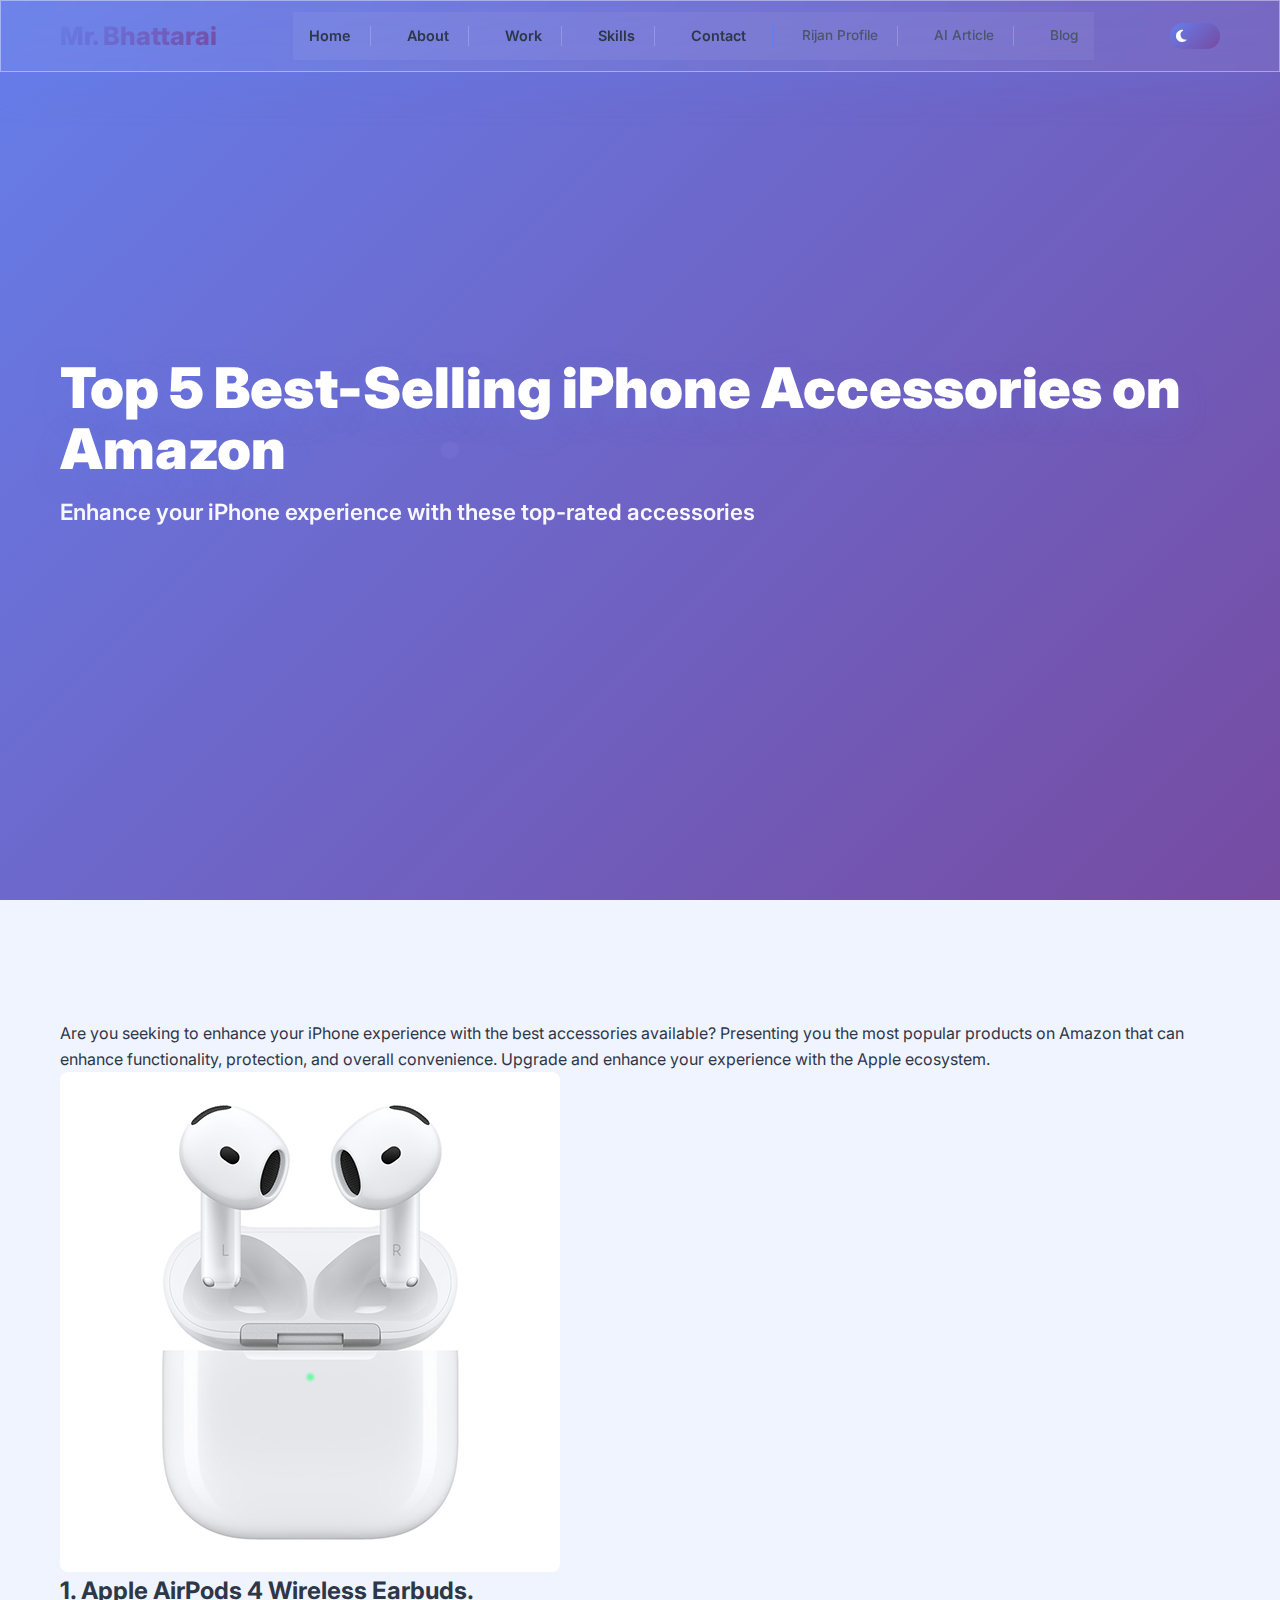
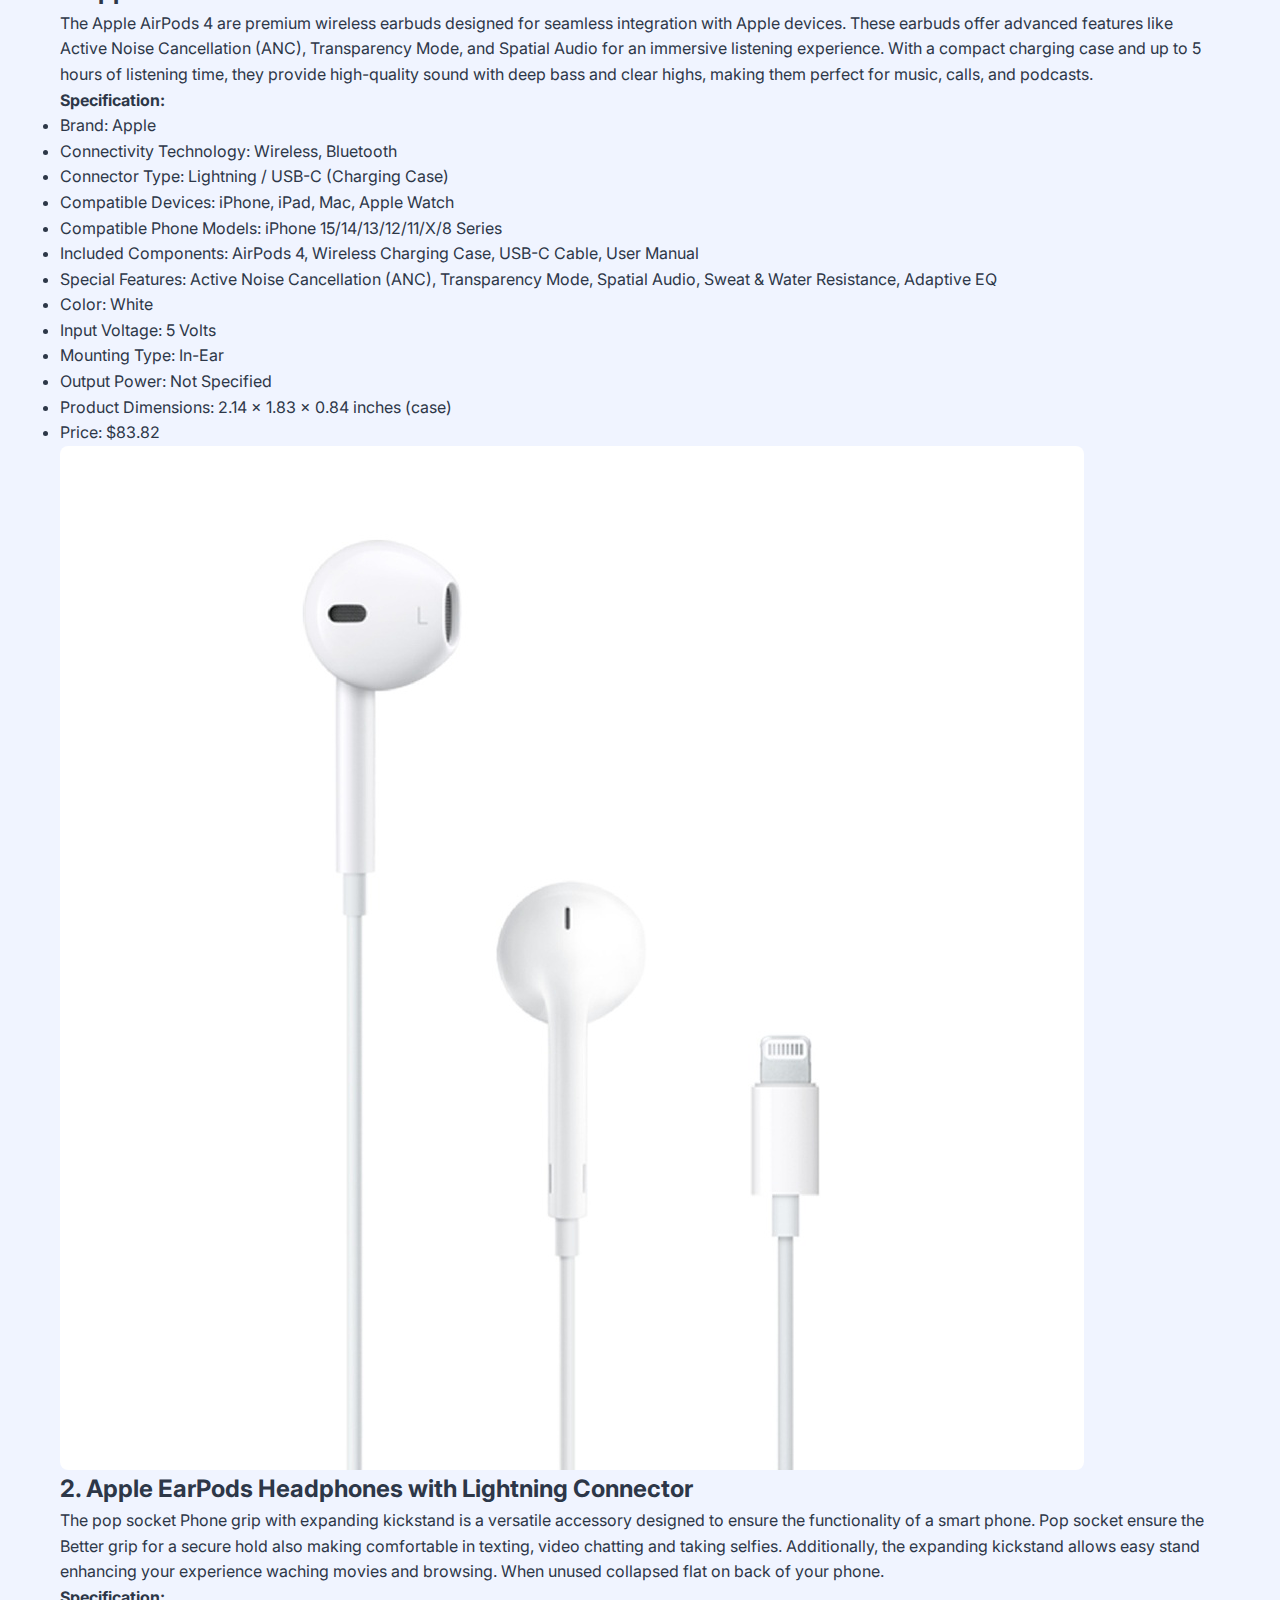
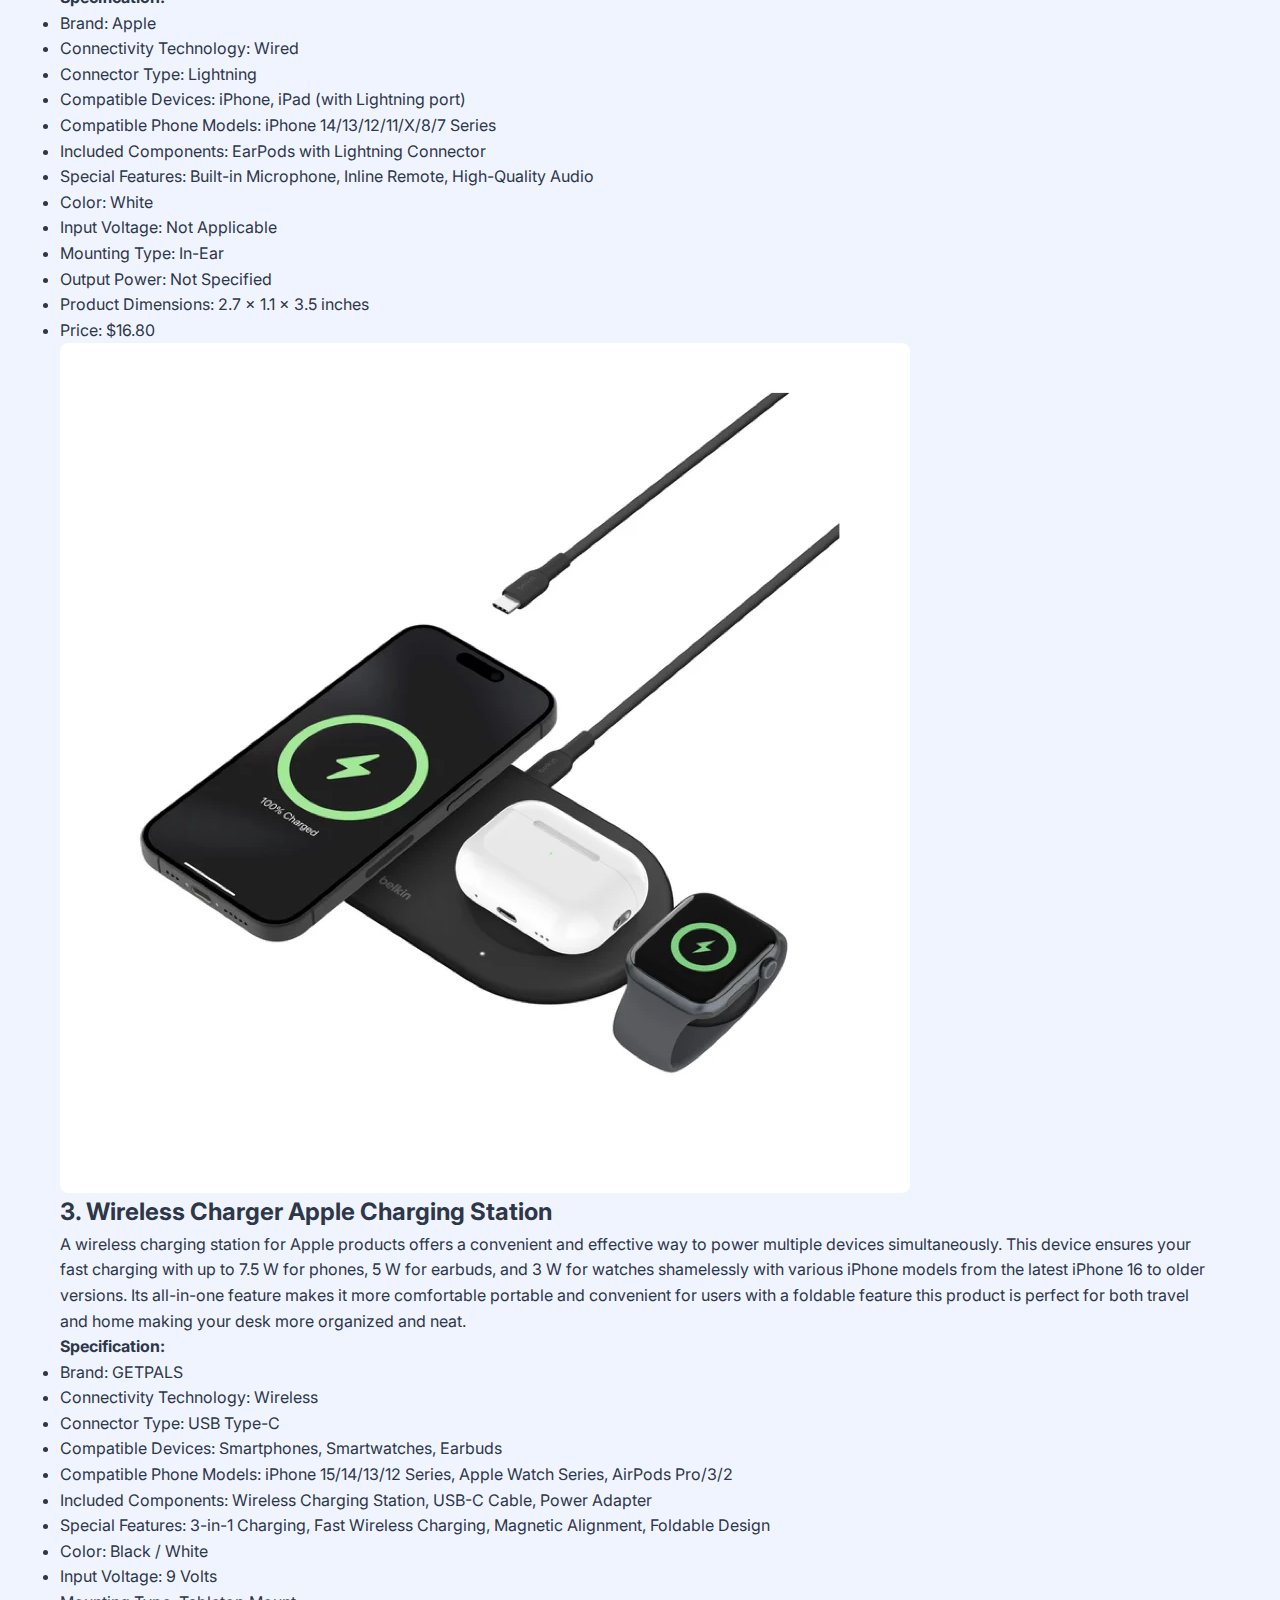
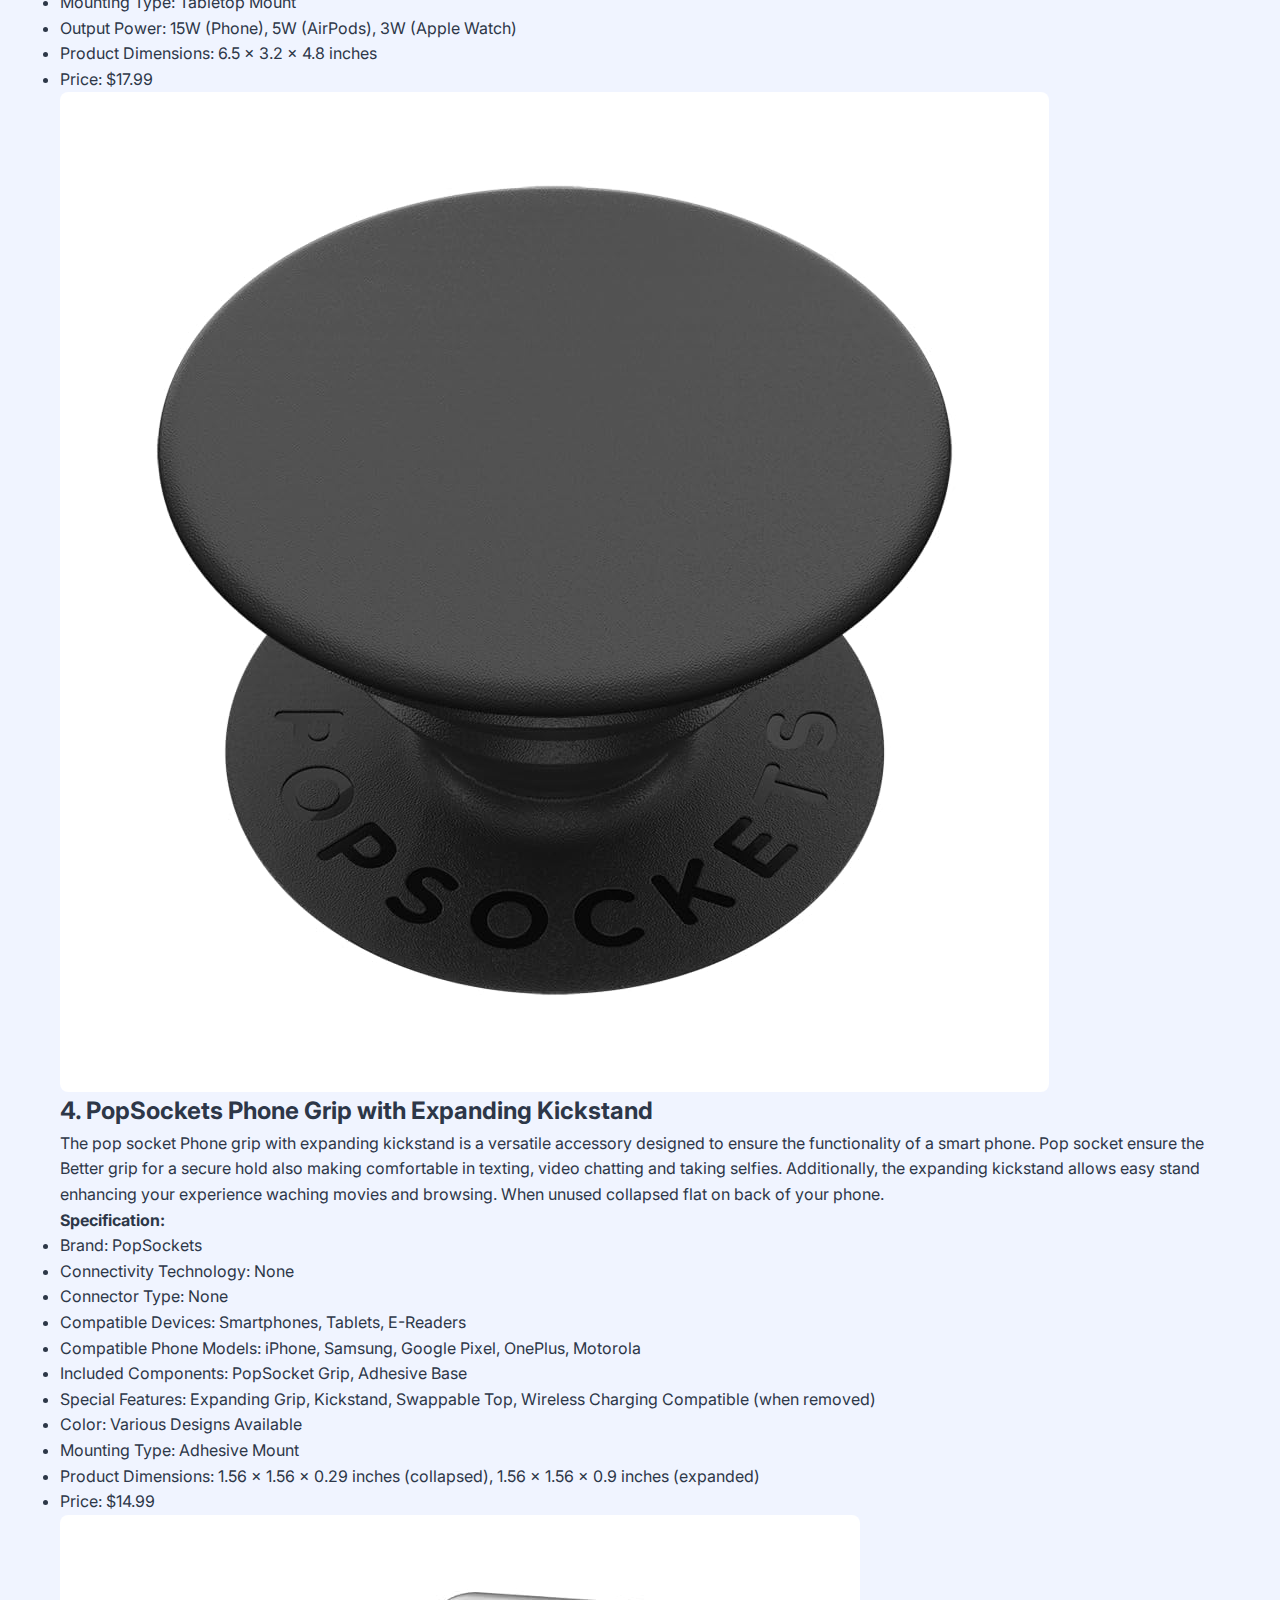
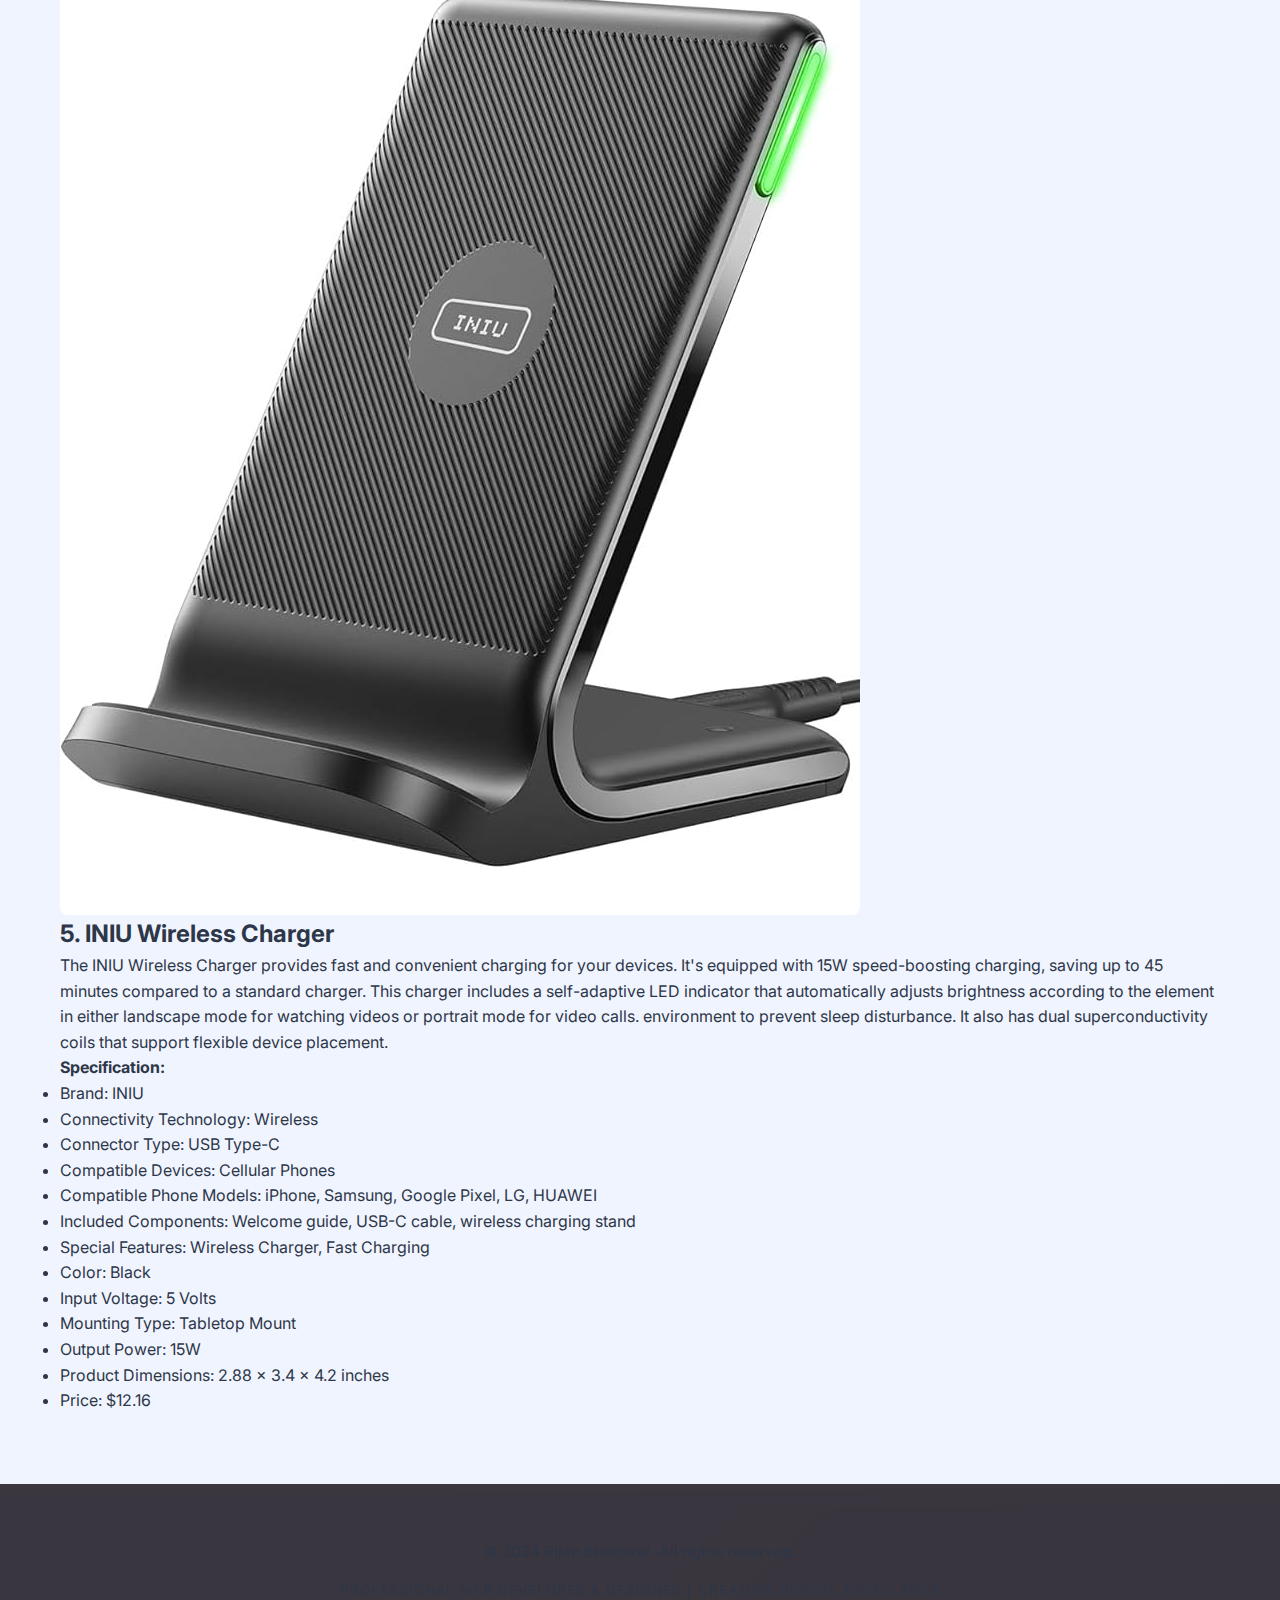
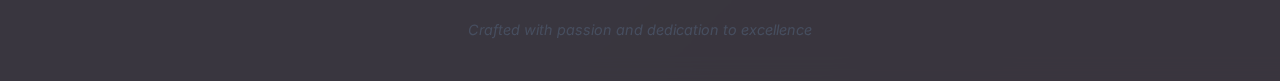
<file: amazon.html>
<!DOCTYPE html>
<html lang="en">
<head>
    <meta charset="UTF-8">
    <title>Top 5 Best-Selling iPhone Accessories on Amazon | Rijan Bhattarai</title>
    <meta name="description" content="Discover the top 5 best-selling iPhone accessories on Amazon, including AirPods, EarPods, wireless chargers, and PopSockets. Enhance your iPhone experience with these must-have gadgets.">
    <meta name="keywords" content="iPhone accessories, Amazon best sellers, AirPods, EarPods, wireless charger, PopSockets, Apple gadgets, Rijan Bhattarai">
    <meta name="author" content="Rijan Bhattarai">
    <meta name="robots" content="index, follow">
    <meta name="viewport" content="width=device-width, initial-scale=1.0">
    <link rel="canonical" href="https://rijanbhattarai.com/amazon.html">

    <!-- Open Graph / Facebook -->
    <meta property="og:type" content="article">
    <meta property="og:url" content="https://rijanbhattarai.com/amazon.html">
    <meta property="og:title" content="Top 5 Best-Selling iPhone Accessories on Amazon | Rijan Bhattarai">
    <meta property="og:description" content="Explore the top 5 best-selling iPhone accessories on Amazon. From AirPods to wireless chargers, find the perfect gadgets to enhance your Apple experience.">
    <meta property="og:image" content="https://rijanbhattarai.com/rijan.jpeg">

    <!-- Twitter -->
    <meta property="twitter:card" content="summary_large_image">
    <meta property="twitter:url" content="https://rijanbhattarai.com/amazon.html">
    <meta property="twitter:title" content="Top 5 Best-Selling iPhone Accessories on Amazon | Rijan Bhattarai">
    <meta property="twitter:description" content="Discover top iPhone accessories on Amazon including AirPods, chargers, and more. Enhance your iPhone with these best sellers.">
    <meta property="twitter:image" content="https://rijanbhattarai.com/rijan.jpeg">

    <link rel="stylesheet" href="styles.css">
    <link href="https://fonts.googleapis.com/css2?family=Inter:wght@300;400;500;600;700;800;900&display=swap" rel="stylesheet">
    <link rel="stylesheet" href="https://cdnjs.cloudflare.com/ajax/libs/font-awesome/6.4.0/css/all.min.css">
</head>
<body>
    <!-- Navigation -->
    <nav class="navbar">
        <div class="nav-container">
            <div class="nav-logo">
                <h2 class="logo-text">Mr. Bhattarai</h2>
            </div>
            <ul class="nav-menu">
                <li class="nav-item">
                    <a href="index.html#home" class="nav-link">Home</a>
                </li>
                <li class="nav-item">
                    <a href="index.html#about" class="nav-link">About</a>
                </li>
                <li class="nav-item">
                    <a href="index.html#work" class="nav-link">Work</a>
                </li>
                <li class="nav-item">
                    <a href="index.html#skills" class="nav-link">Skills</a>
                </li>
                <li class="nav-item">
                    <a href="index.html#contact" class="nav-link">Contact</a>
                </li>
                <li class="nav-item">
                    <a href="rijan-authority-profile.html" class="nav-link">Rijan Profile</a>
                </li>
                <li class="nav-item">
                    <a href="rijan-ai-data-science-article.html" class="nav-link">AI Article</a>
                </li>
                <li class="nav-item">
                    <a href="ultimate-guide.html" class="nav-link">Blog</a>
                </li>
            </ul>
            <div class="nav-controls">
                <div class="theme-toggle" id="theme-toggle">
                    <i class="fas fa-moon" id="theme-icon"></i>
                    <i class="fas fa-sun" style="display: none;"></i>
                </div>
            </div>
        </div>
    </nav>

    <!-- Hero Section -->
    <section id="hero" class="hero">
        <div class="container">
            <div class="hero-content">
                <h1 class="hero-title">Top 5 Best-Selling iPhone Accessories on Amazon</h1>
                <p class="hero-subtitle">Enhance your iPhone experience with these top-rated accessories</p>
            </div>
        </div>
    </section>

    <!-- Content Section -->
    <section class="blog-content">
        <div class="container">
            <div class="content-wrapper">
        
        <p><br><bR>Are you seeking to enhance your iPhone experience with the best accessories available? Presenting you the most popular products on Amazon that can enhance functionality, protection, and overall convenience. Upgrade and enhance your experience with the Apple ecosystem.</p>

        <div class="product">
            <img src="AirPods-4-with-ANC.jpg" alt="Apple AirPods 4" >
            <div class="product-content">
                <h2>1. Apple AirPods 4 Wireless Earbuds.</h2>
                <p>The Apple AirPods 4 are premium wireless earbuds designed for seamless integration with Apple devices. These earbuds offer advanced features like Active Noise Cancellation (ANC), Transparency Mode, and Spatial Audio for an immersive listening experience. With a compact charging case and up to 5 hours of listening time, they provide high-quality sound with deep bass and clear highs, making them perfect for music, calls, and podcasts.</p>
                <div class="specification">
                    <strong>Specification:</strong>
                    <ul>
                        <li>Brand: Apple</li>
                        <li>Connectivity Technology: Wireless, Bluetooth</li>
                        <li>Connector Type: Lightning / USB-C (Charging Case)</li>
                        <li>Compatible Devices: iPhone, iPad, Mac, Apple Watch</li>
                        <li>Compatible Phone Models: iPhone 15/14/13/12/11/X/8 Series</li>
                        <li>Included Components: AirPods 4, Wireless Charging Case, USB-C Cable, User Manual</li>
                        <li>Special Features: Active Noise Cancellation (ANC), Transparency Mode, Spatial Audio, Sweat & Water Resistance, Adaptive EQ</li>
                        <li>Color: White</li>
                        <li>Input Voltage: 5 Volts</li>
                        <li>Mounting Type: In-Ear</li>
                        <li>Output Power: Not Specified</li>
                        <li>Product Dimensions: 2.14 x 1.83 x 0.84 inches (case)</li>
                        <li>Price: <span class="price">$83.82</span></li>
                    </ul>
                </div>
            </div>
        </div>

        <div class="product">
            <img src="image_1024.jpeg" alt="Apple AirPods 4" >
            <div class="product-content">
                <h2>2. Apple EarPods Headphones with Lightning Connector</h2>
                <p>The pop socket Phone grip with expanding kickstand is a versatile accessory designed to ensure the functionality of a smart phone. Pop socket ensure the Better grip for a secure hold also making comfortable in texting, video chatting and taking selfies. Additionally, the expanding kickstand allows easy stand enhancing your experience waching movies and browsing. When unused collapsed flat on back of your phone.</p>
                <div class="specification">
                    <strong>Specification:</strong>
                    <ul>
                        <li>Brand: Apple</li>
                        <li>Connectivity Technology: Wired</li>
                        <li>Connector Type: Lightning</li>
                        <li>Compatible Devices: iPhone, iPad (with Lightning port)</li>
                        <li>Compatible Phone Models: iPhone 14/13/12/11/X/8/7 Series</li>
                        <li>Included Components: EarPods with Lightning Connector</li>
                        <li>Special Features: Built-in Microphone, Inline Remote, High-Quality Audio</li>
                        <li>Color: White</li>
                        <li>Input Voltage: Not Applicable</li>
                        <li>Mounting Type: In-Ear</li>
                        <li>Output Power: Not Specified</li>
                        <li>Product Dimensions: 2.7 x 1.1 x 3.5 inches</li>
                        <li>Price: <span class="price">$16.80</span></li>
                    </ul>
                </div>
            </div>
        </div>

        <div class="product">
            <img src="wireless_charging_pad_15w_with_apple_watch-_black_.002.jpg.webp" alt="Apple AirPods 4" > 
            <div class="product-content">
                <h2>3. Wireless Charger Apple Charging Station</h2>
                <p>A wireless charging station for Apple products offers a convenient and effective way to power multiple devices simultaneously. This device ensures your fast charging with up to 7.5 W for phones, 5 W for earbuds, and 3 W for watches shamelessly with various iPhone models from the latest iPhone 16 to older versions. Its all-in-one feature makes it more comfortable portable and convenient for users with a foldable feature this product is perfect for both travel and home making your desk more organized and neat.</p>
                <div class="specification">
                    <strong>Specification:</strong>
                    <ul>
                        <li>Brand: GETPALS</li>
                        <li>Connectivity Technology: Wireless</li>
                        <li>Connector Type: USB Type-C</li>
                        <li>Compatible Devices: Smartphones, Smartwatches, Earbuds</li>
                        <li>Compatible Phone Models: iPhone 15/14/13/12 Series, Apple Watch Series, AirPods Pro/3/2</li>
                        <li>Included Components: Wireless Charging Station, USB-C Cable, Power Adapter</li>
                        <li>Special Features: 3-in-1 Charging, Fast Wireless Charging, Magnetic Alignment, Foldable Design</li>
                        <li>Color: Black / White</li>
                        <li>Input Voltage: 9 Volts</li>
                        <li>Mounting Type: Tabletop Mount</li>
                        <li>Output Power: 15W (Phone), 5W (AirPods), 3W (Apple Watch)</li>
                        <li>Product Dimensions: 6.5 x 3.2 x 4.8 inches</li>
                        <li>Price: <span class="price">$17.99</span></li>
                    </ul>
                </div>
            </div>
        </div>

        <div class="product">
            <img src="511Y76uGwYL.jpg" alt="Apple AirPods 4" >
            <div class="product-content">
                <h2>4. PopSockets Phone Grip with Expanding Kickstand</h2>
                <p>The pop socket Phone grip with expanding kickstand is a versatile accessory designed to ensure the functionality of a smart phone. Pop socket ensure the Better grip for a secure hold also making comfortable in texting, video chatting and taking selfies. Additionally, the expanding kickstand allows easy stand enhancing your experience waching movies and browsing. When unused collapsed flat on back of your phone.</p>
                <div class="specification">
                    <strong>Specification:</strong>
                    <ul>
                        <li>Brand: PopSockets</li>
                        <li>Connectivity Technology: None</li>
                        <li>Connector Type: None</li>
                        <li>Compatible Devices: Smartphones, Tablets, E-Readers</li>
                        <li>Compatible Phone Models: iPhone, Samsung, Google Pixel, OnePlus, Motorola</li>
                        <li>Included Components: PopSocket Grip, Adhesive Base</li>
                        <li>Special Features: Expanding Grip, Kickstand, Swappable Top, Wireless Charging Compatible (when removed)</li>
                        <li>Color: Various Designs Available</li>
                        <li>Mounting Type: Adhesive Mount</li>
                        <li>Product Dimensions: 1.56 x 1.56 x 0.29 inches (collapsed), 1.56 x 1.56 x 0.9 inches (expanded)</li>
                        <li>Price: <span class="price">$14.99</span></li>
                    </ul>
                </div>
            </div>
        </div>

        <div class="product">
            <img src="61e4qHw8UEL._UF894,1000_QL80_.jpg" alt="Apple AirPods 4" >
            <div class="product-content">
                <h2>5. INIU Wireless Charger</h2>
                <p>The INIU Wireless Charger provides fast and convenient charging for your devices. It's equipped with 15W speed-boosting charging, saving up to 45 minutes compared to a standard charger. This charger includes a self-adaptive LED indicator that automatically adjusts brightness according to the element in either landscape mode for watching videos or portrait mode for video calls. environment to prevent sleep disturbance. It also has dual superconductivity coils that support flexible device placement.</p>
                <div class="specification">
                    <strong>Specification:</strong>
                    <ul>
                        <li>Brand: INIU</li>
                        <li>Connectivity Technology: Wireless</li>
                        <li>Connector Type: USB Type-C</li>
                        <li>Compatible Devices: Cellular Phones</li>
                        <li>Compatible Phone Models: iPhone, Samsung, Google Pixel, LG, HUAWEI</li>
                        <li>Included Components: Welcome guide, USB-C cable, wireless charging stand</li>
                        <li>Special Features: Wireless Charger, Fast Charging</li>
                        <li>Color: Black</li>
                        <li>Input Voltage: 5 Volts</li>
                        <li>Mounting Type: Tabletop Mount</li>
                        <li>Output Power: 15W</li>
                        <li>Product Dimensions: 2.88 x 3.4 x 4.2 inches</li>
                        <li>Price: <span class="price">$12.16</span></li>
                    </ul>
                </div>
            </div>
        </div>
    </div>
</div>
</section>

    <!-- Footer -->
    <footer class="footer">
        <div class="container">
            <div class="footer-content">
                <p>&copy; 2024 Rijan Bhattarai. All rights reserved.</p>
                <p>Professional Web Developer & Designer | Creating Digital Excellence</p>
                <p>Crafted with passion and dedication to excellence</p>
            </div>
        </div>
    </footer>

    <script src="script.js"></script>
</body>
</html>
</file>
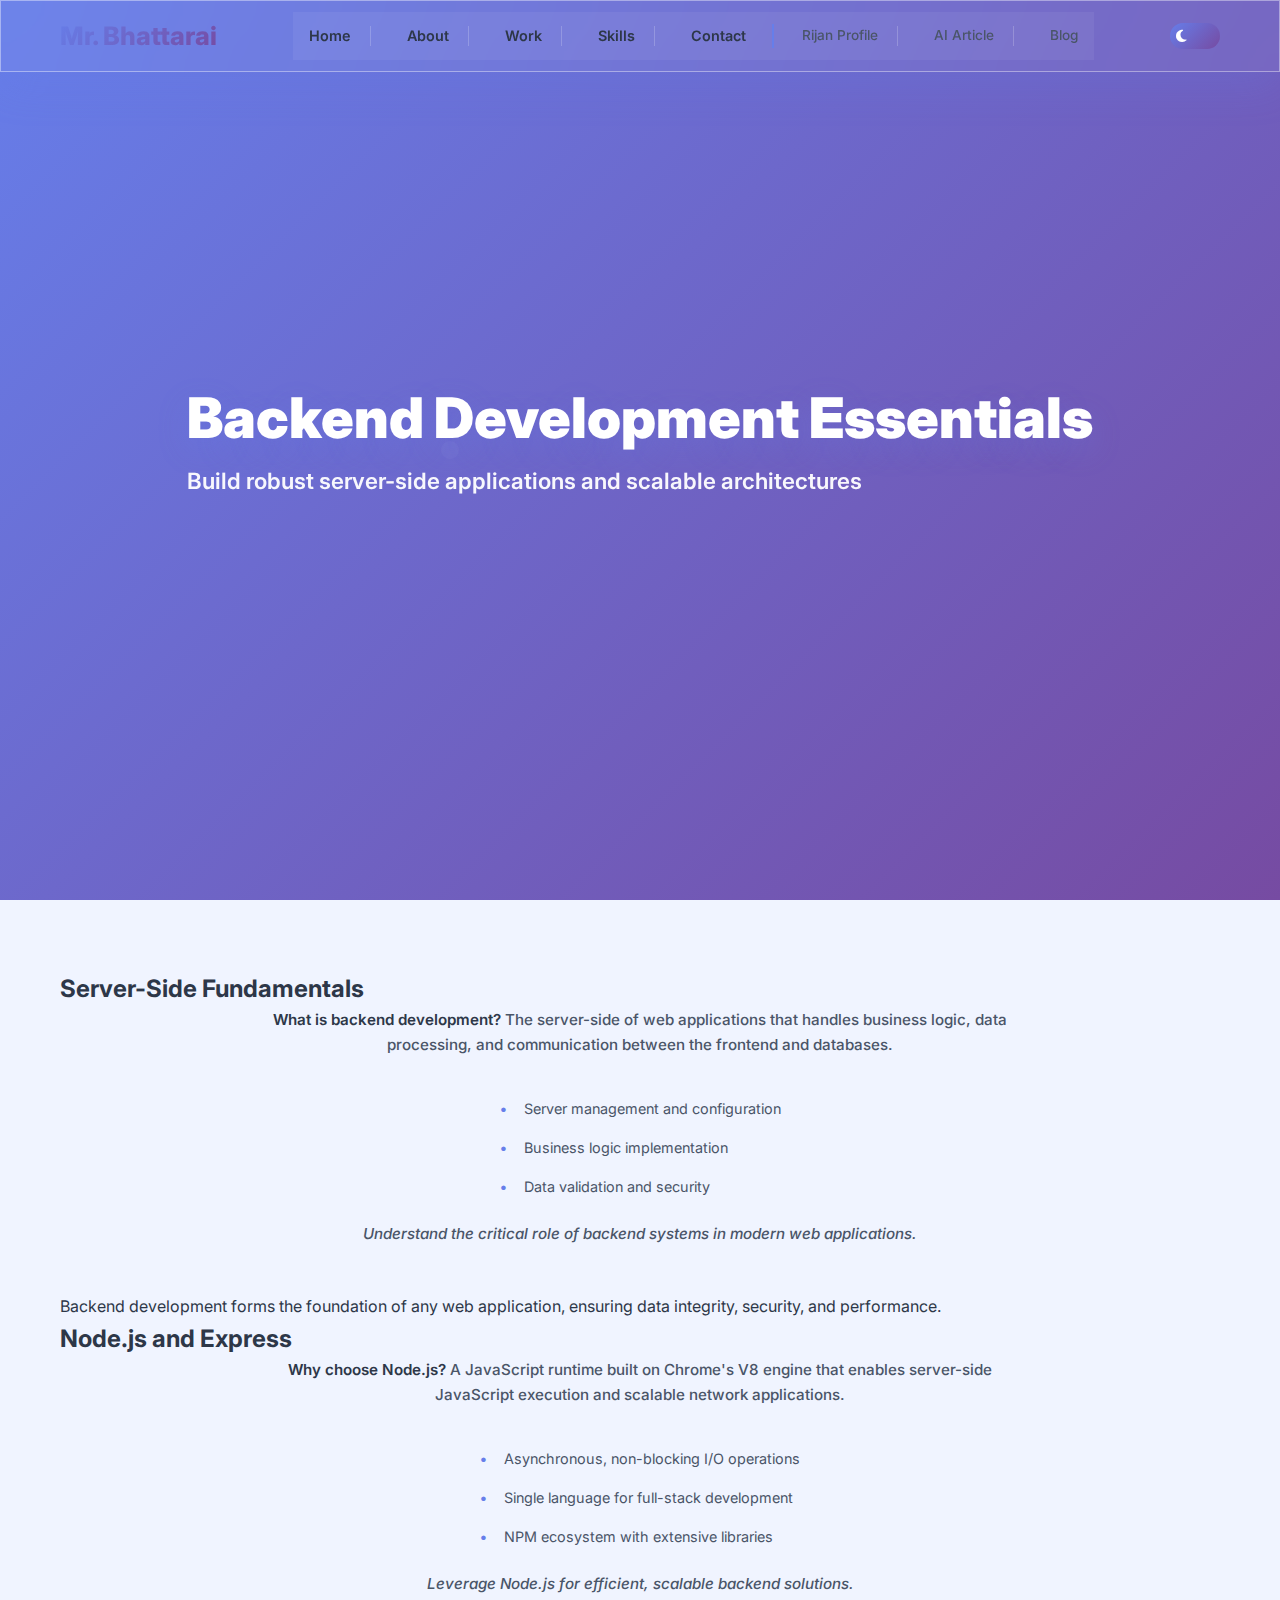
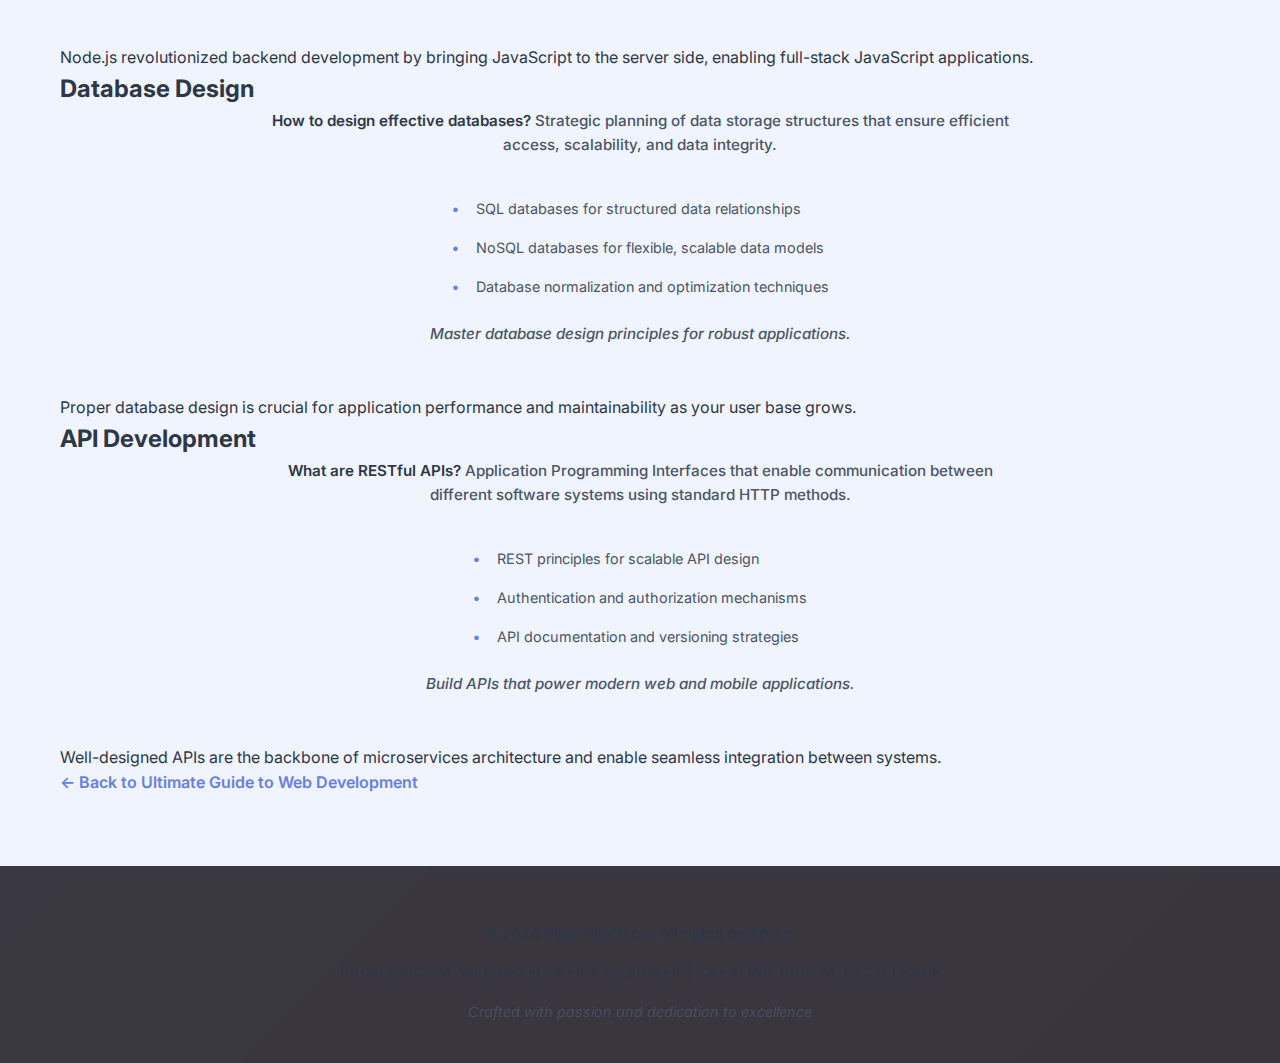
<file: backend-development.html>
<!DOCTYPE html>
<html lang="en">
<head>
    <meta charset="UTF-8">
    <meta name="viewport" content="width=device-width, initial-scale=1.0">
    <title>Backend Development Essentials - Rijan Bhattarai</title>
    <meta name="description" content="Complete guide to backend development covering server-side technologies, databases, APIs, and scalable architecture patterns.">
    <meta name="keywords" content="backend development, Node.js, databases, APIs, server-side programming">
    <meta name="author" content="Rijan Bhattarai">
    <meta name="robots" content="index, follow">
    <link rel="canonical" href="https://rijanbhattarai.com/backend-development.html">

    <link rel="stylesheet" href="styles.css">
    <link href="https://fonts.googleapis.com/css2?family=Inter:wght@300;400;500;600;700;800;900&display=swap" rel="stylesheet">
    <link rel="stylesheet" href="https://cdnjs.cloudflare.com/ajax/libs/font-awesome/6.4.0/css/all.min.css">
</head>
<body>
    <!-- Navigation -->
    <nav class="navbar">
        <div class="nav-container">
            <div class="nav-logo">
                <a href="index.html" class="logo-link">
                    <h2 class="logo-text">Mr. Bhattarai</h2>
                </a>
            </div>
            <ul class="nav-menu">
                <li class="nav-item">
                    <a href="index.html#home" class="nav-link">Home</a>
                </li>
                <li class="nav-item">
                    <a href="index.html#about" class="nav-link">About</a>
                </li>
                <li class="nav-item">
                    <a href="index.html#work" class="nav-link">Work</a>
                </li>
                <li class="nav-item">
                    <a href="index.html#skills" class="nav-link">Skills</a>
                </li>
                <li class="nav-item">
                    <a href="index.html#contact" class="nav-link">Contact</a>
                </li>
                <li class="nav-item">
                    <a href="rijan-authority-profile.html" class="nav-link">Rijan Profile</a>
                </li>
                <li class="nav-item">
                    <a href="rijan-ai-data-science-article.html" class="nav-link">AI Article</a>
                </li>
                <li class="nav-item">
                    <a href="ultimate-guide.html" class="nav-link">Blog</a>
                </li>
            </ul>
            <div class="nav-controls">
                <div class="theme-toggle" id="theme-toggle">
                    <i class="fas fa-moon" id="theme-icon"></i>
                    <i class="fas fa-sun" style="display: none;"></i>
                </div>
            </div>
        </div>
    </nav>

    <!-- Hero Section -->
    <section class="hero">
        <div class="container">
            <div class="hero-content">
                <h1 class="hero-title">Backend Development Essentials</h1>
                <p class="hero-subtitle">Build robust server-side applications and scalable architectures</p>
            </div>
        </div>
    </section>

    <!-- Content Section -->
    <section class="blog-content">
        <div class="container">
            <div class="content-wrapper">
                <h2>Server-Side Fundamentals</h2>
                <div class="atomic-answer">
                    <p><strong>What is backend development?</strong> The server-side of web applications that handles business logic, data processing, and communication between the frontend and databases.</p>
                    <ul>
                        <li>Server management and configuration</li>
                        <li>Business logic implementation</li>
                        <li>Data validation and security</li>
                    </ul>
                    <p><em>Understand the critical role of backend systems in modern web applications.</em></p>
                </div>
                <p>Backend development forms the foundation of any web application, ensuring data integrity, security, and performance.</p>

                <h2>Node.js and Express</h2>
                <div class="atomic-answer">
                    <p><strong>Why choose Node.js?</strong> A JavaScript runtime built on Chrome's V8 engine that enables server-side JavaScript execution and scalable network applications.</p>
                    <ul>
                        <li>Asynchronous, non-blocking I/O operations</li>
                        <li>Single language for full-stack development</li>
                        <li>NPM ecosystem with extensive libraries</li>
                    </ul>
                    <p><em>Leverage Node.js for efficient, scalable backend solutions.</em></p>
                </div>
                <p>Node.js revolutionized backend development by bringing JavaScript to the server side, enabling full-stack JavaScript applications.</p>

                <h2>Database Design</h2>
                <div class="atomic-answer">
                    <p><strong>How to design effective databases?</strong> Strategic planning of data storage structures that ensure efficient access, scalability, and data integrity.</p>
                    <ul>
                        <li>SQL databases for structured data relationships</li>
                        <li>NoSQL databases for flexible, scalable data models</li>
                        <li>Database normalization and optimization techniques</li>
                    </ul>
                    <p><em>Master database design principles for robust applications.</em></p>
                </div>
                <p>Proper database design is crucial for application performance and maintainability as your user base grows.</p>

                <h2>API Development</h2>
                <div class="atomic-answer">
                    <p><strong>What are RESTful APIs?</strong> Application Programming Interfaces that enable communication between different software systems using standard HTTP methods.</p>
                    <ul>
                        <li>REST principles for scalable API design</li>
                        <li>Authentication and authorization mechanisms</li>
                        <li>API documentation and versioning strategies</li>
                    </ul>
                    <p><em>Build APIs that power modern web and mobile applications.</em></p>
                </div>
                <p>Well-designed APIs are the backbone of microservices architecture and enable seamless integration between systems.</p>

                <p><a href="ultimate-guide.html" class="guide-link">← Back to Ultimate Guide to Web Development</a></p>

            </div>
        </div>
    </section>

    <!-- Footer -->
    <footer class="footer">
        <div class="container">
            <div class="footer-content">
                <p>&copy; 2024 Rijan Bhattarai. All rights reserved.</p>
                <p>Professional Web Developer & Designer | Creating Digital Excellence</p>
                <p>Crafted with passion and dedication to excellence</p>
            </div>
        </div>
    </footer>

    <script src="script.js"></script>
</body>
</html>
</file>
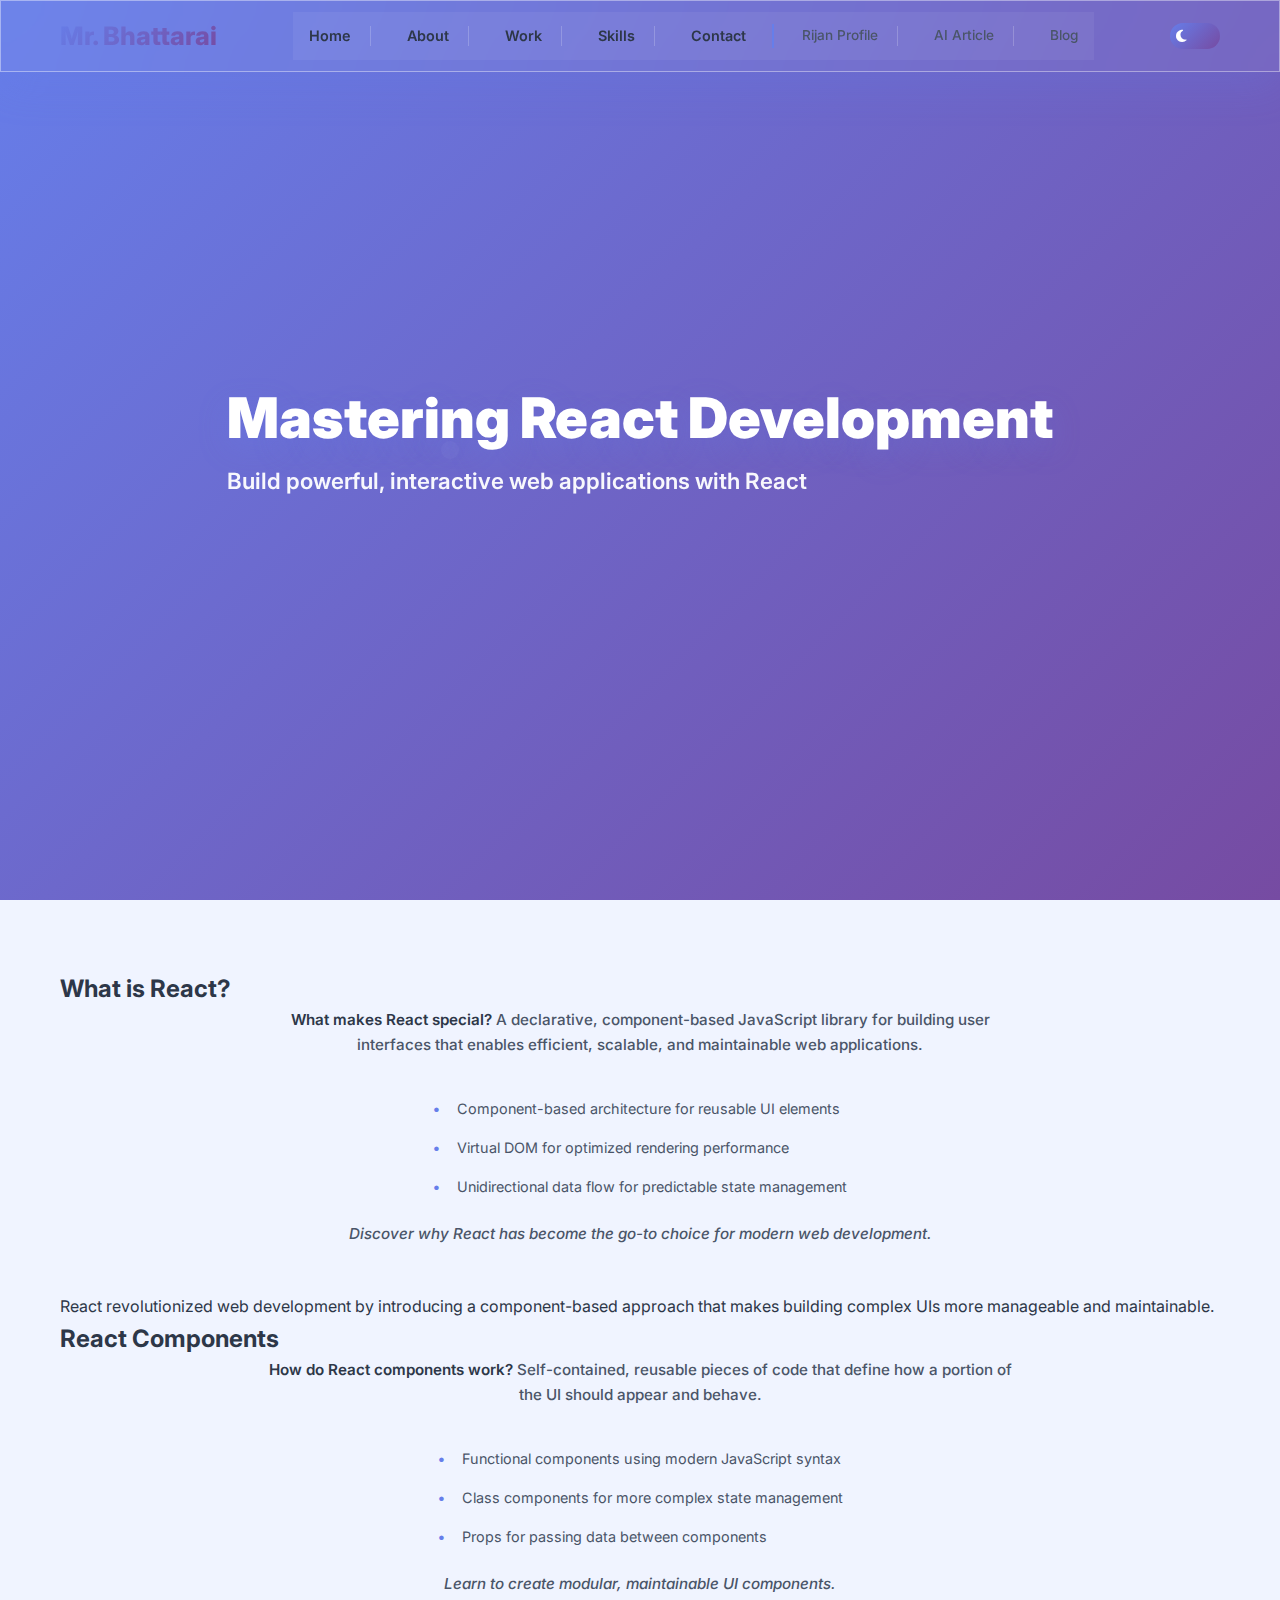
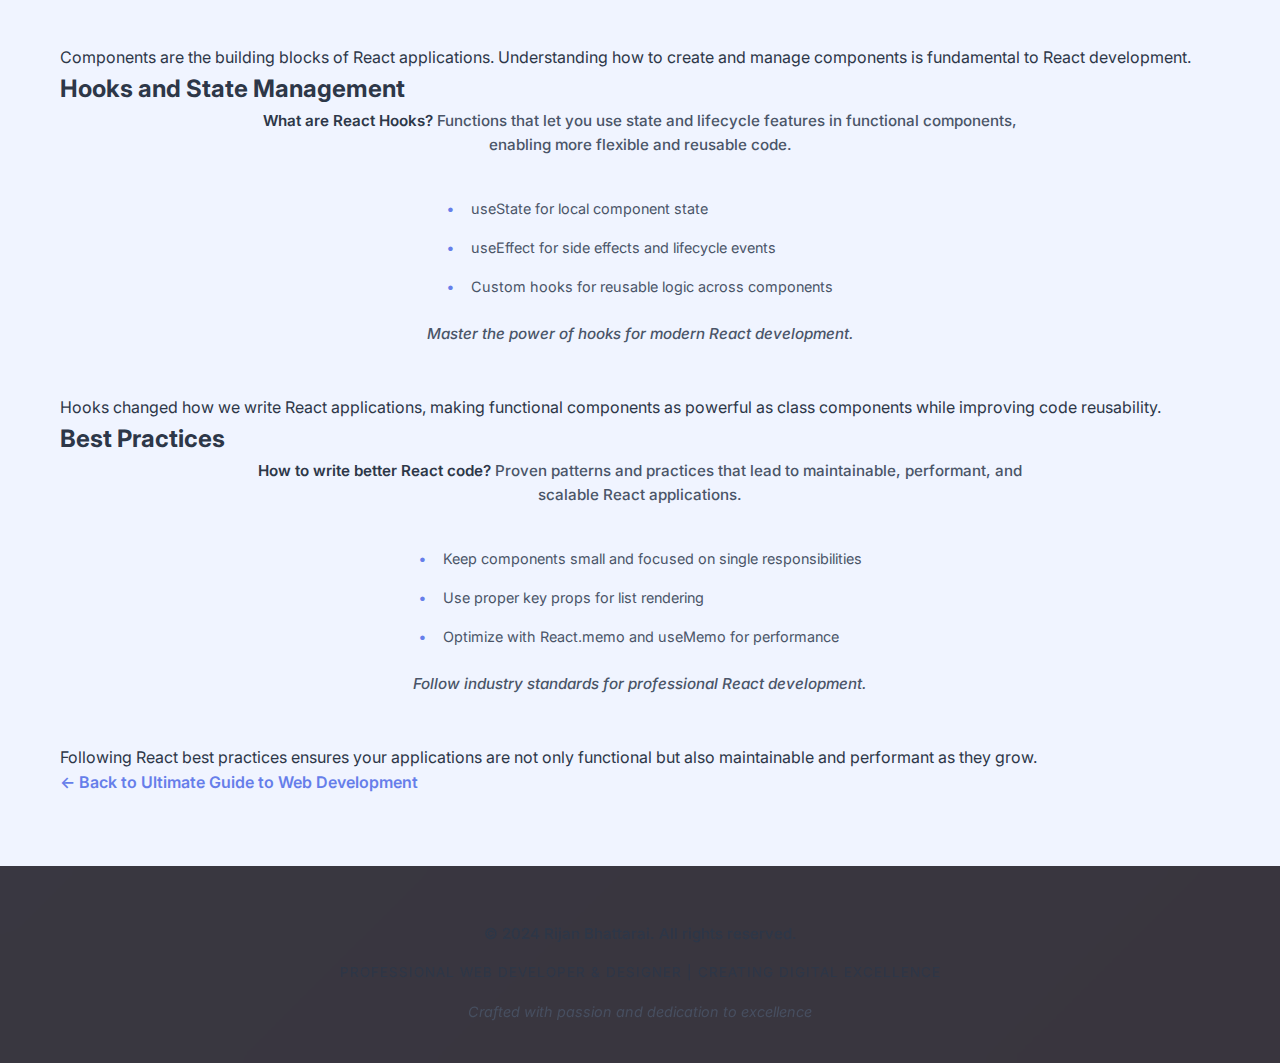
<file: react-development.html>
<!DOCTYPE html>
<html lang="en">
<head>
    <meta charset="UTF-8">
    <meta name="viewport" content="width=device-width, initial-scale=1.0">
    <title>Mastering React Development - Rijan Bhattarai</title>
    <meta name="description" content="Comprehensive guide to React development covering components, state management, hooks, and best practices for building modern web applications.">
    <meta name="keywords" content="React development, React components, hooks, state management, JavaScript framework">
    <meta name="author" content="Rijan Bhattarai">
    <meta name="robots" content="index, follow">
    <link rel="canonical" href="https://rijanbhattarai.com/react-development.html">

    <link rel="stylesheet" href="styles.css">
    <link href="https://fonts.googleapis.com/css2?family=Inter:wght@300;400;500;600;700;800;900&display=swap" rel="stylesheet">
    <link rel="stylesheet" href="https://cdnjs.cloudflare.com/ajax/libs/font-awesome/6.4.0/css/all.min.css">
</head>
<body>
    <!-- Navigation -->
    <nav class="navbar">
        <div class="nav-container">
            <div class="nav-logo">
                <a href="index.html" class="logo-link">
                    <h2 class="logo-text">Mr. Bhattarai</h2>
                </a>
            </div>
            <ul class="nav-menu">
                <li class="nav-item">
                    <a href="index.html#home" class="nav-link">Home</a>
                </li>
                <li class="nav-item">
                    <a href="index.html#about" class="nav-link">About</a>
                </li>
                <li class="nav-item">
                    <a href="index.html#work" class="nav-link">Work</a>
                </li>
                <li class="nav-item">
                    <a href="index.html#skills" class="nav-link">Skills</a>
                </li>
                <li class="nav-item">
                    <a href="index.html#contact" class="nav-link">Contact</a>
                </li>
                <li class="nav-item">
                    <a href="rijan-authority-profile.html" class="nav-link">Rijan Profile</a>
                </li>
                <li class="nav-item">
                    <a href="rijan-ai-data-science-article.html" class="nav-link">AI Article</a>
                </li>
                <li class="nav-item">
                    <a href="ultimate-guide.html" class="nav-link">Blog</a>
                </li>
            </ul>
            <div class="nav-controls">
                <div class="theme-toggle" id="theme-toggle">
                    <i class="fas fa-moon" id="theme-icon"></i>
                    <i class="fas fa-sun" style="display: none;"></i>
                </div>
            </div>
        </div>
    </nav>

    <!-- Hero Section -->
    <section class="hero">
        <div class="container">
            <div class="hero-content">
                <h1 class="hero-title">Mastering React Development</h1>
                <p class="hero-subtitle">Build powerful, interactive web applications with React</p>
            </div>
        </div>
    </section>

    <!-- Content Section -->
    <section class="blog-content">
        <div class="container">
            <div class="content-wrapper">
                <h2>What is React?</h2>
                <div class="atomic-answer">
                    <p><strong>What makes React special?</strong> A declarative, component-based JavaScript library for building user interfaces that enables efficient, scalable, and maintainable web applications.</p>
                    <ul>
                        <li>Component-based architecture for reusable UI elements</li>
                        <li>Virtual DOM for optimized rendering performance</li>
                        <li>Unidirectional data flow for predictable state management</li>
                    </ul>
                    <p><em>Discover why React has become the go-to choice for modern web development.</em></p>
                </div>
                <p>React revolutionized web development by introducing a component-based approach that makes building complex UIs more manageable and maintainable.</p>

                <h2>React Components</h2>
                <div class="atomic-answer">
                    <p><strong>How do React components work?</strong> Self-contained, reusable pieces of code that define how a portion of the UI should appear and behave.</p>
                    <ul>
                        <li>Functional components using modern JavaScript syntax</li>
                        <li>Class components for more complex state management</li>
                        <li>Props for passing data between components</li>
                    </ul>
                    <p><em>Learn to create modular, maintainable UI components.</em></p>
                </div>
                <p>Components are the building blocks of React applications. Understanding how to create and manage components is fundamental to React development.</p>

                <h2>Hooks and State Management</h2>
                <div class="atomic-answer">
                    <p><strong>What are React Hooks?</strong> Functions that let you use state and lifecycle features in functional components, enabling more flexible and reusable code.</p>
                    <ul>
                        <li>useState for local component state</li>
                        <li>useEffect for side effects and lifecycle events</li>
                        <li>Custom hooks for reusable logic across components</li>
                    </ul>
                    <p><em>Master the power of hooks for modern React development.</em></p>
                </div>
                <p>Hooks changed how we write React applications, making functional components as powerful as class components while improving code reusability.</p>

                <h2>Best Practices</h2>
                <div class="atomic-answer">
                    <p><strong>How to write better React code?</strong> Proven patterns and practices that lead to maintainable, performant, and scalable React applications.</p>
                    <ul>
                        <li>Keep components small and focused on single responsibilities</li>
                        <li>Use proper key props for list rendering</li>
                        <li>Optimize with React.memo and useMemo for performance</li>
                    </ul>
                    <p><em>Follow industry standards for professional React development.</em></p>
                </div>
                <p>Following React best practices ensures your applications are not only functional but also maintainable and performant as they grow.</p>

                <p><a href="ultimate-guide.html" class="guide-link">← Back to Ultimate Guide to Web Development</a></p>

            </div>
        </div>
    </section>

    <!-- Footer -->
    <footer class="footer">
        <div class="container">
            <div class="footer-content">
                <p>&copy; 2024 Rijan Bhattarai. All rights reserved.</p>
                <p>Professional Web Developer & Designer | Creating Digital Excellence</p>
                <p>Crafted with passion and dedication to excellence</p>
            </div>
        </div>
    </footer>

    <script src="script.js"></script>
</body>
</html>
</file>
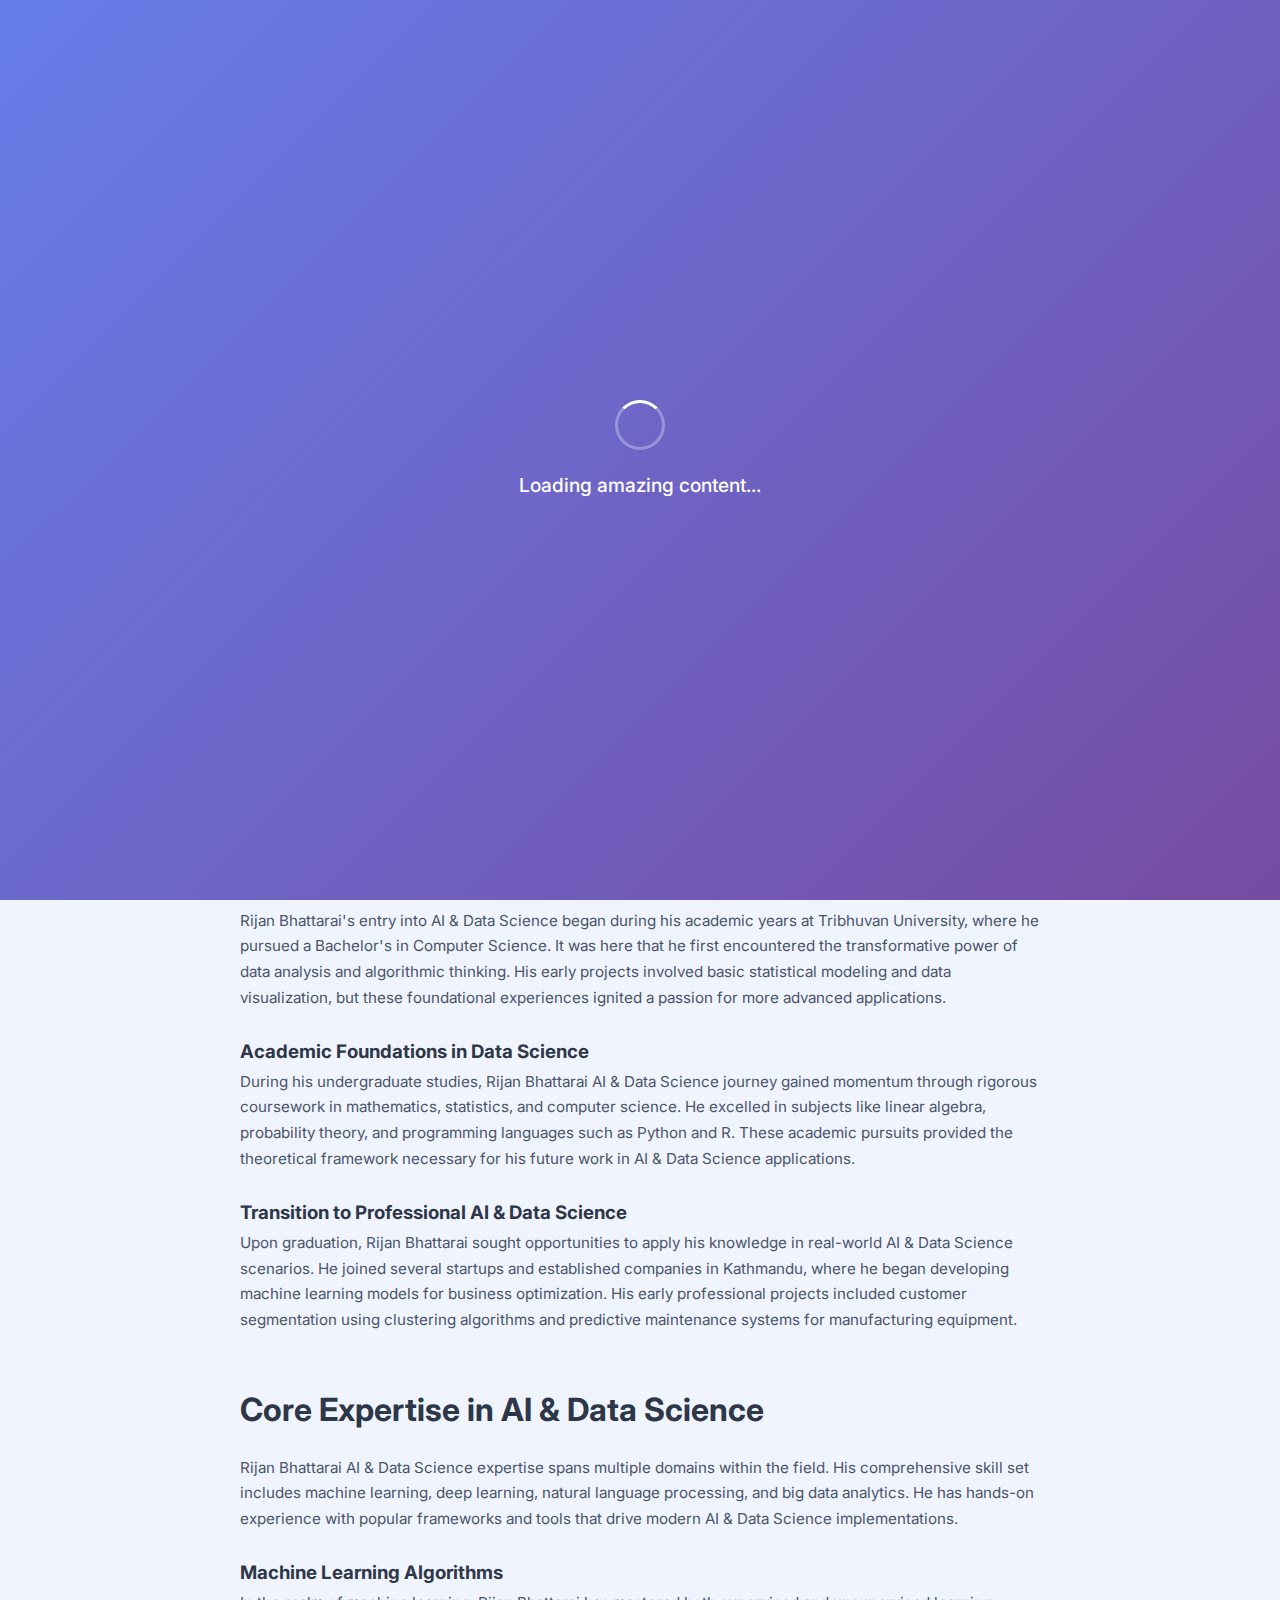
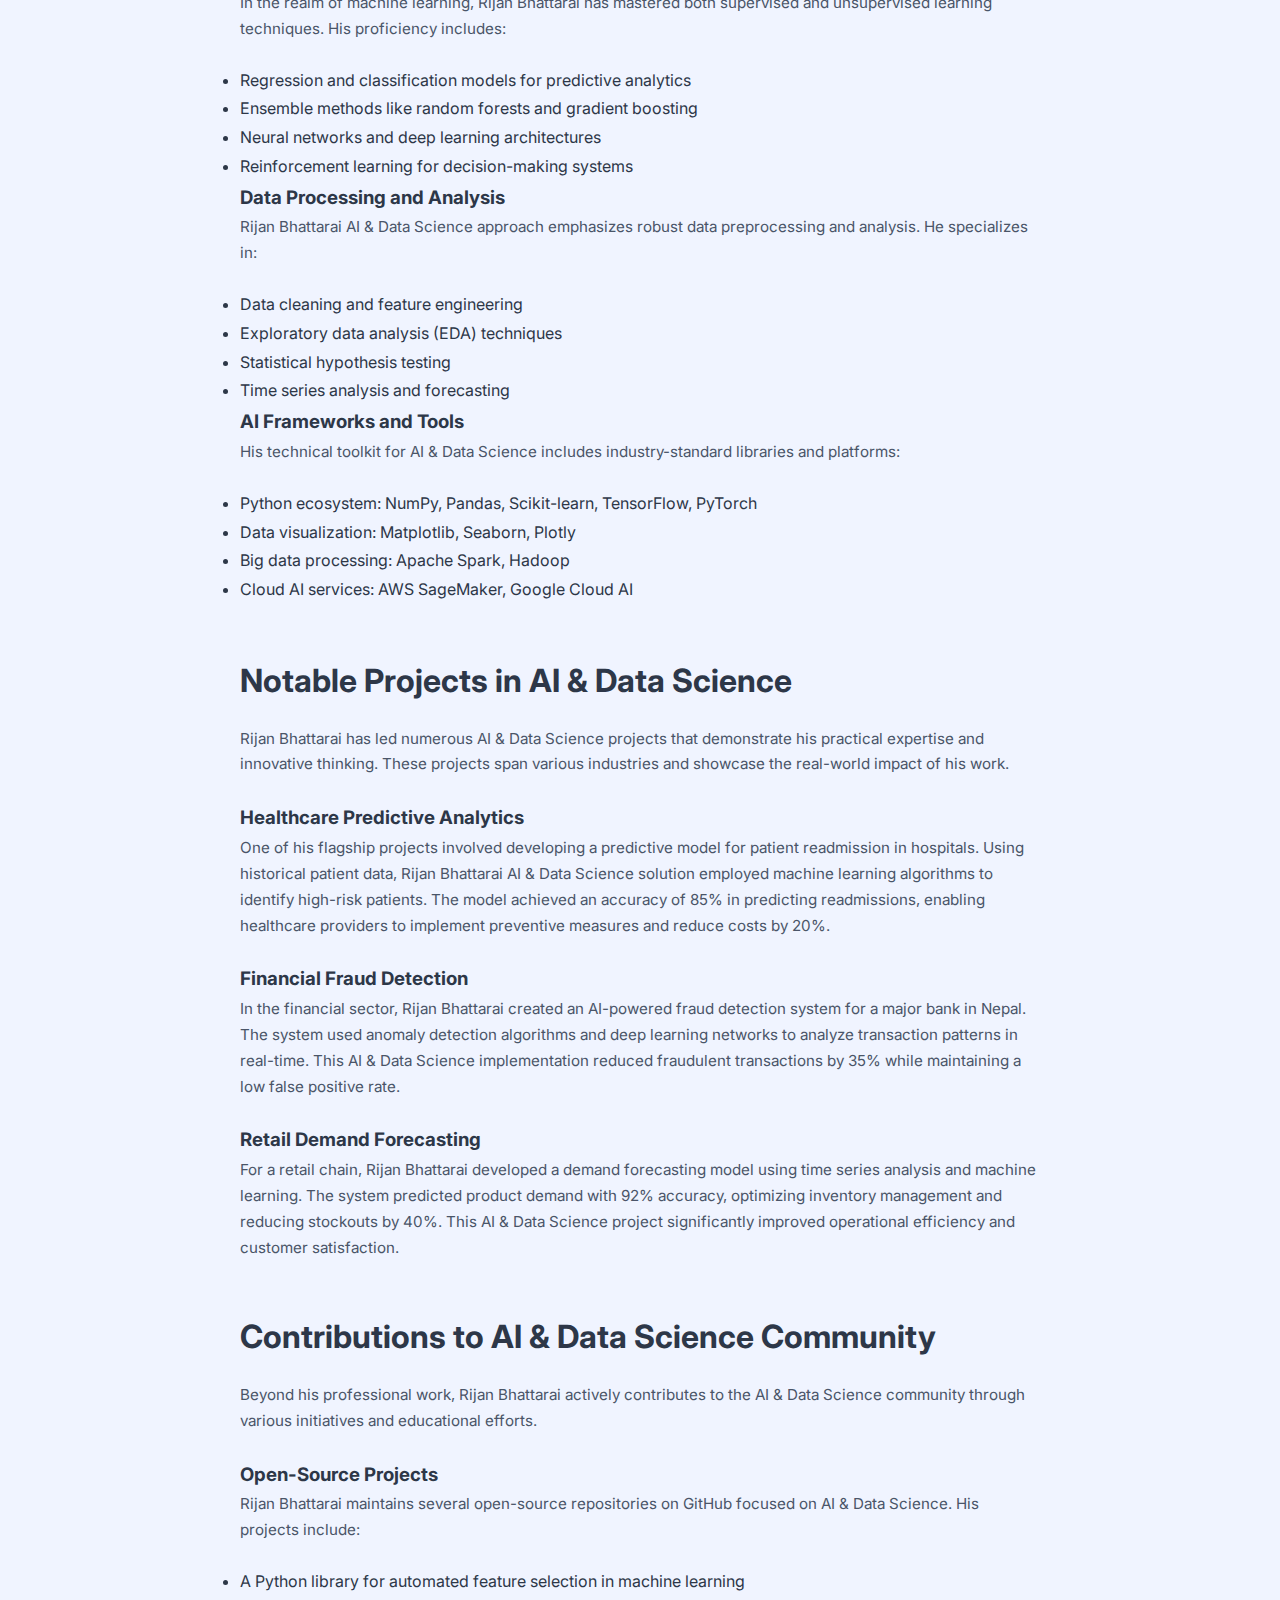
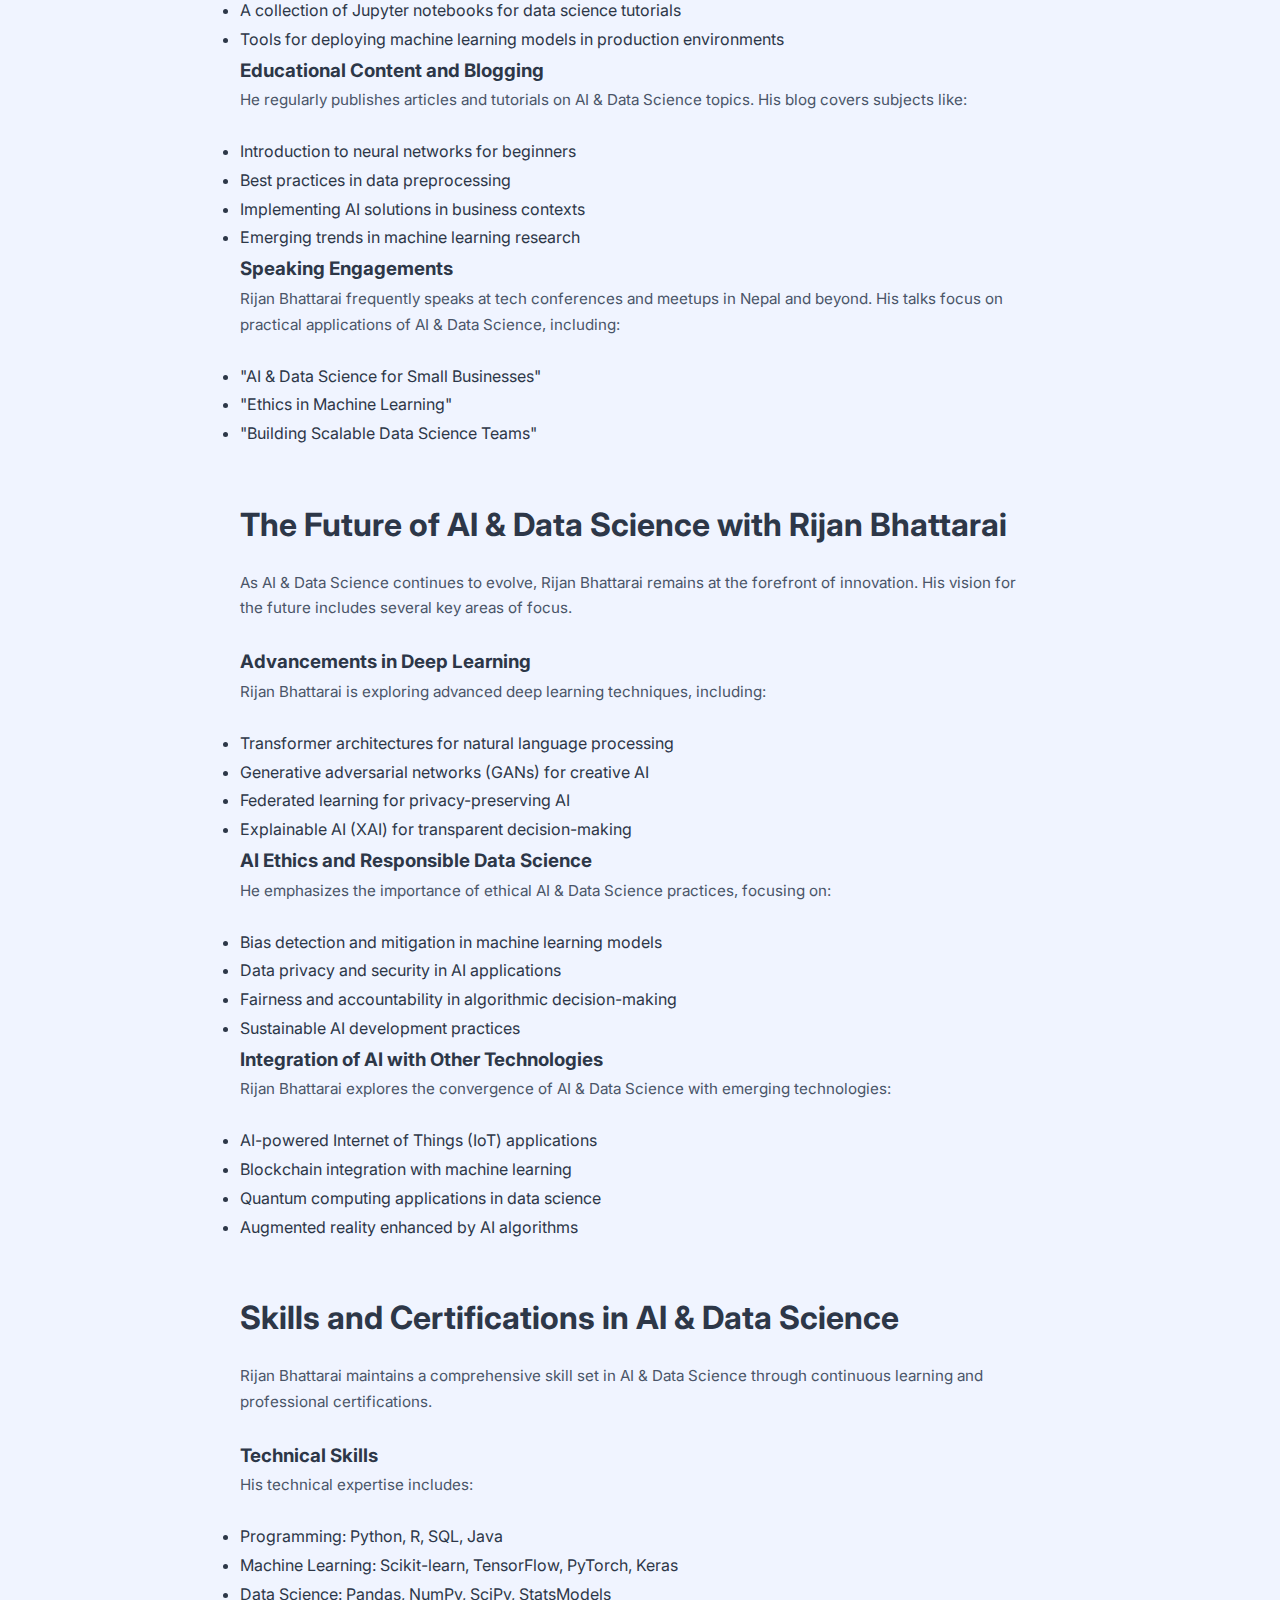
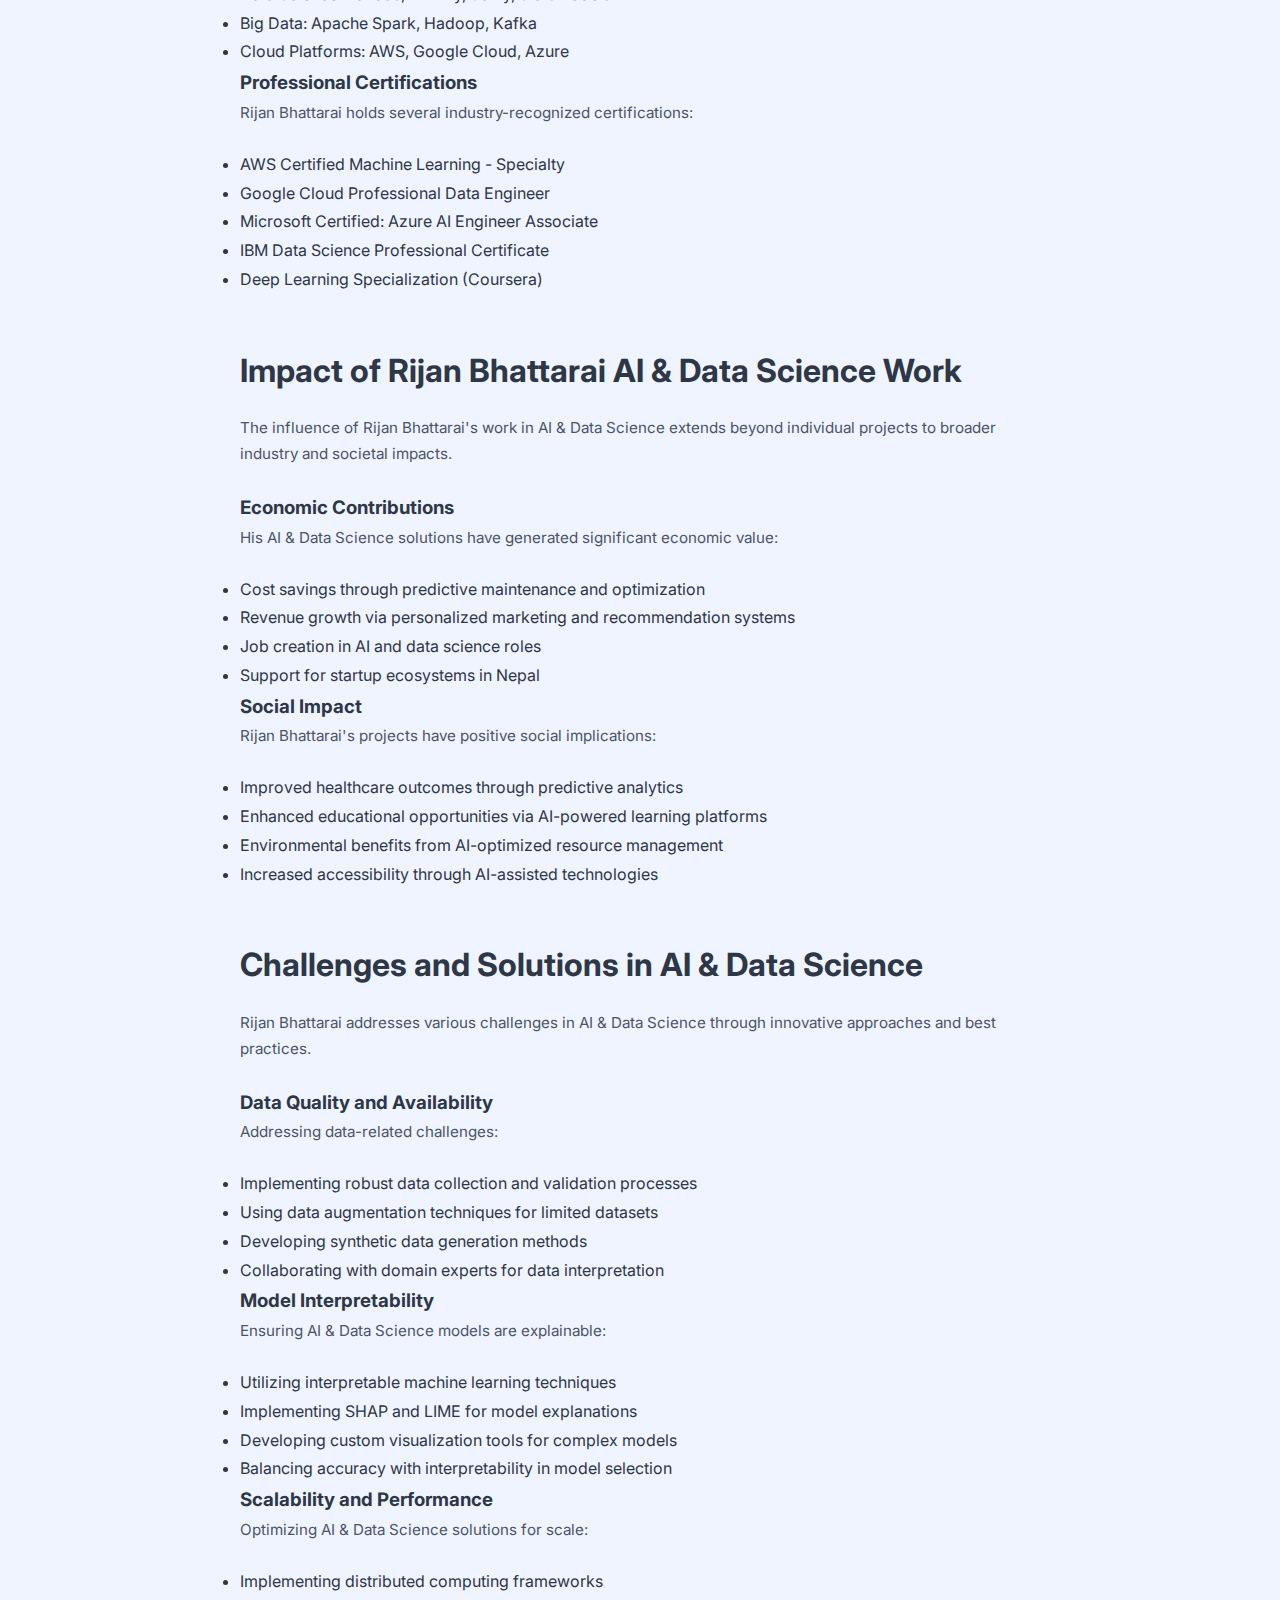
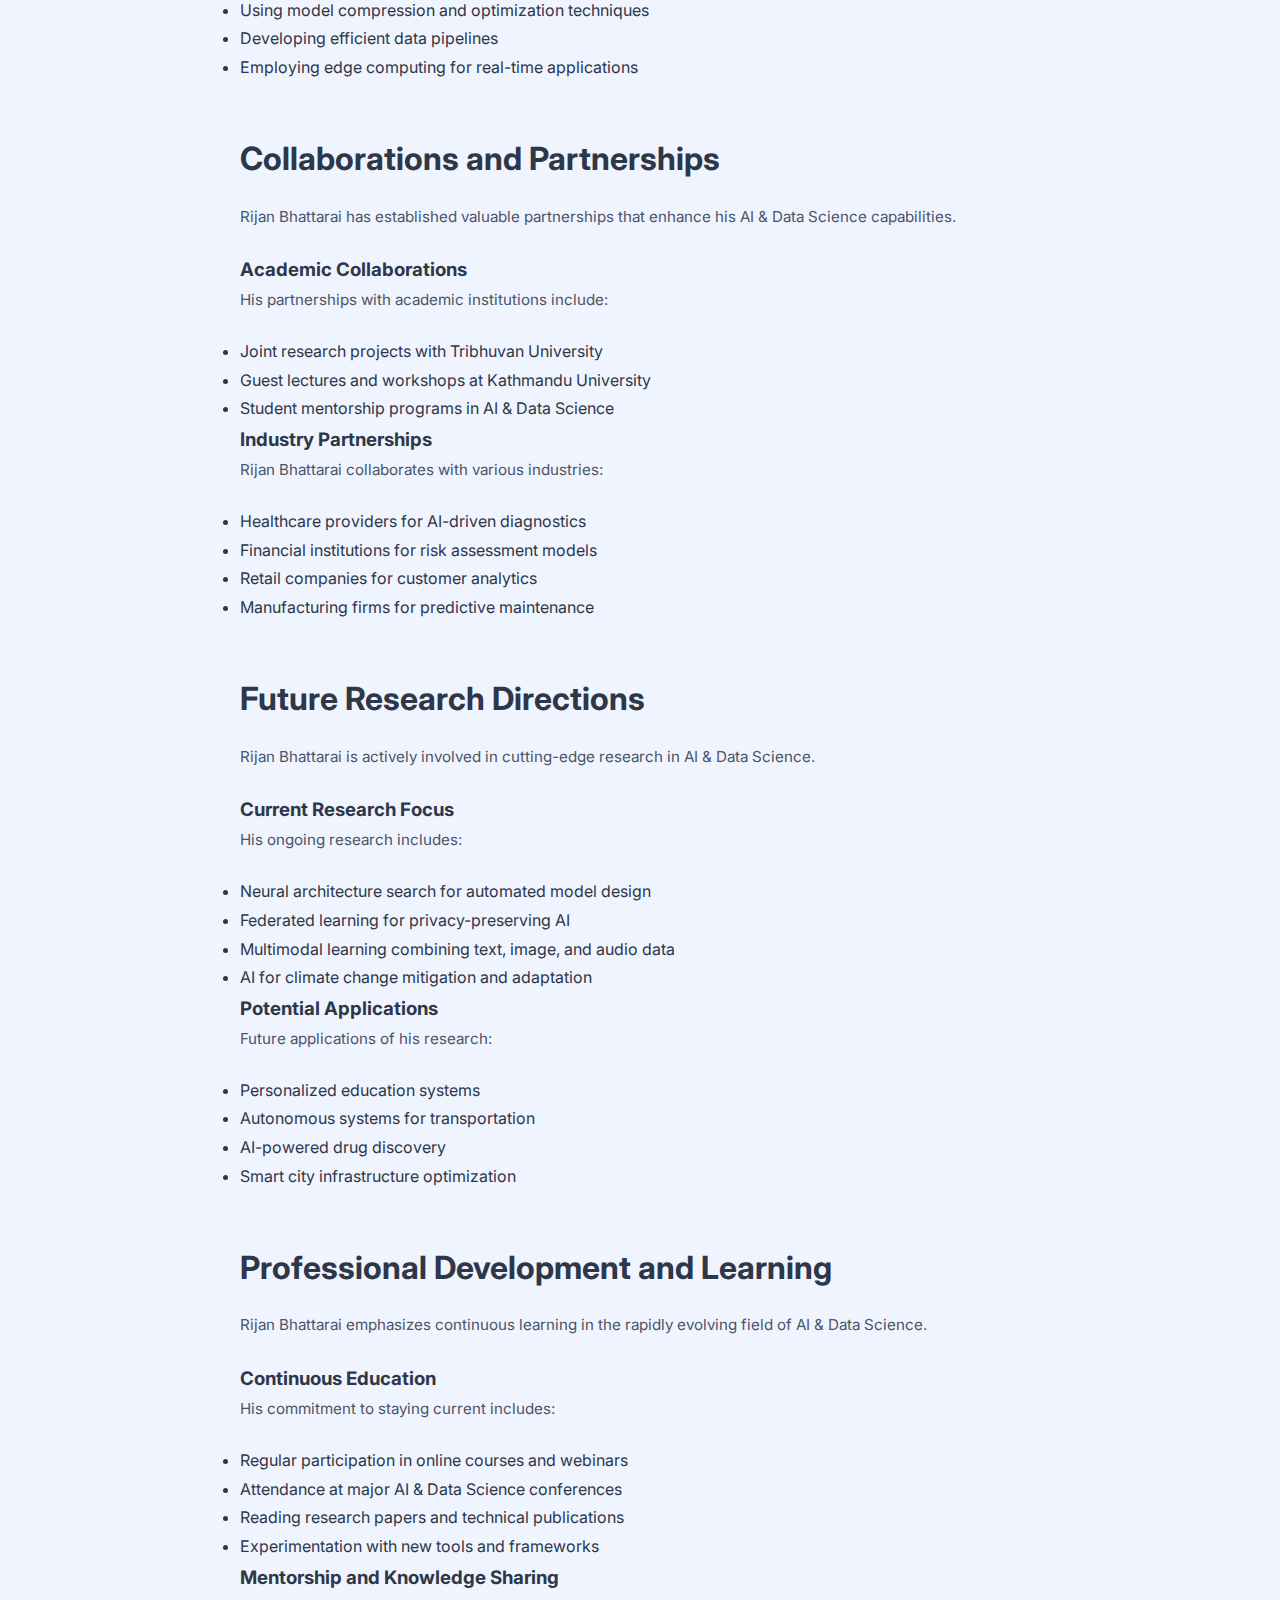
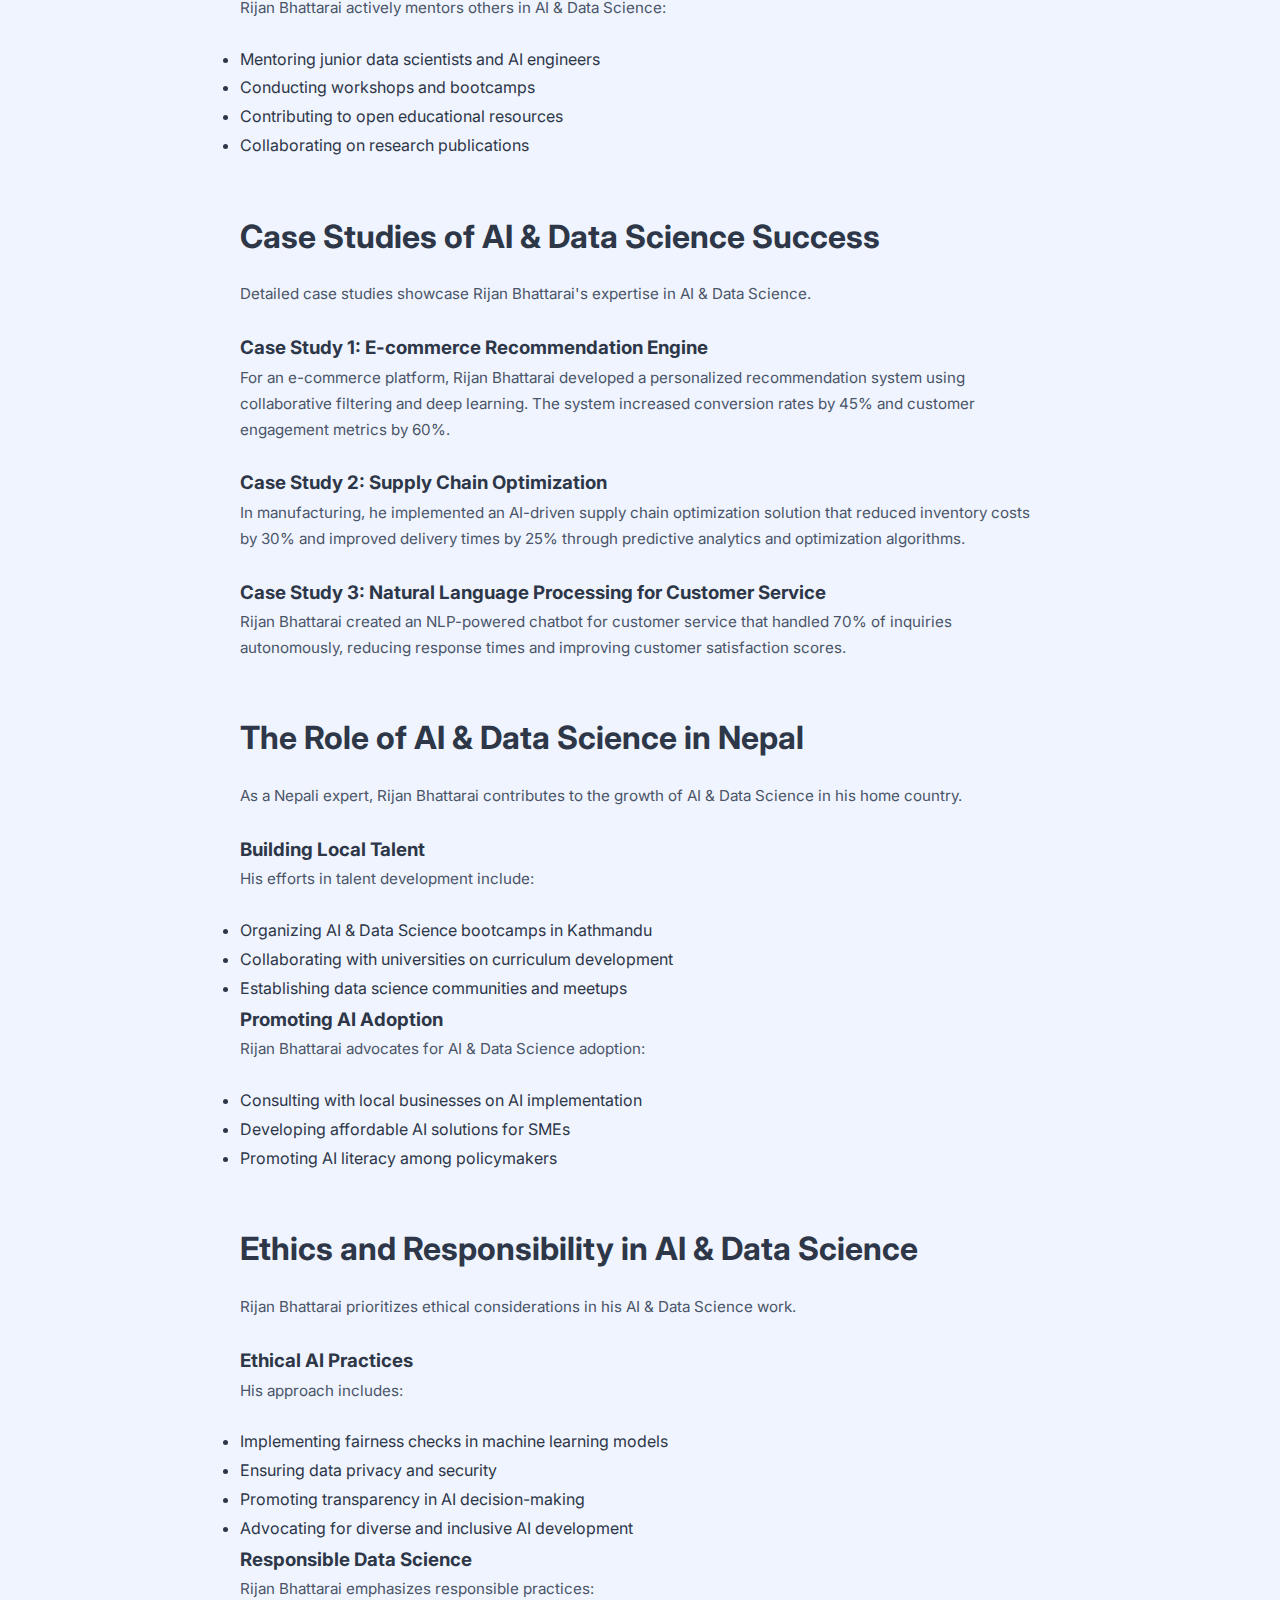
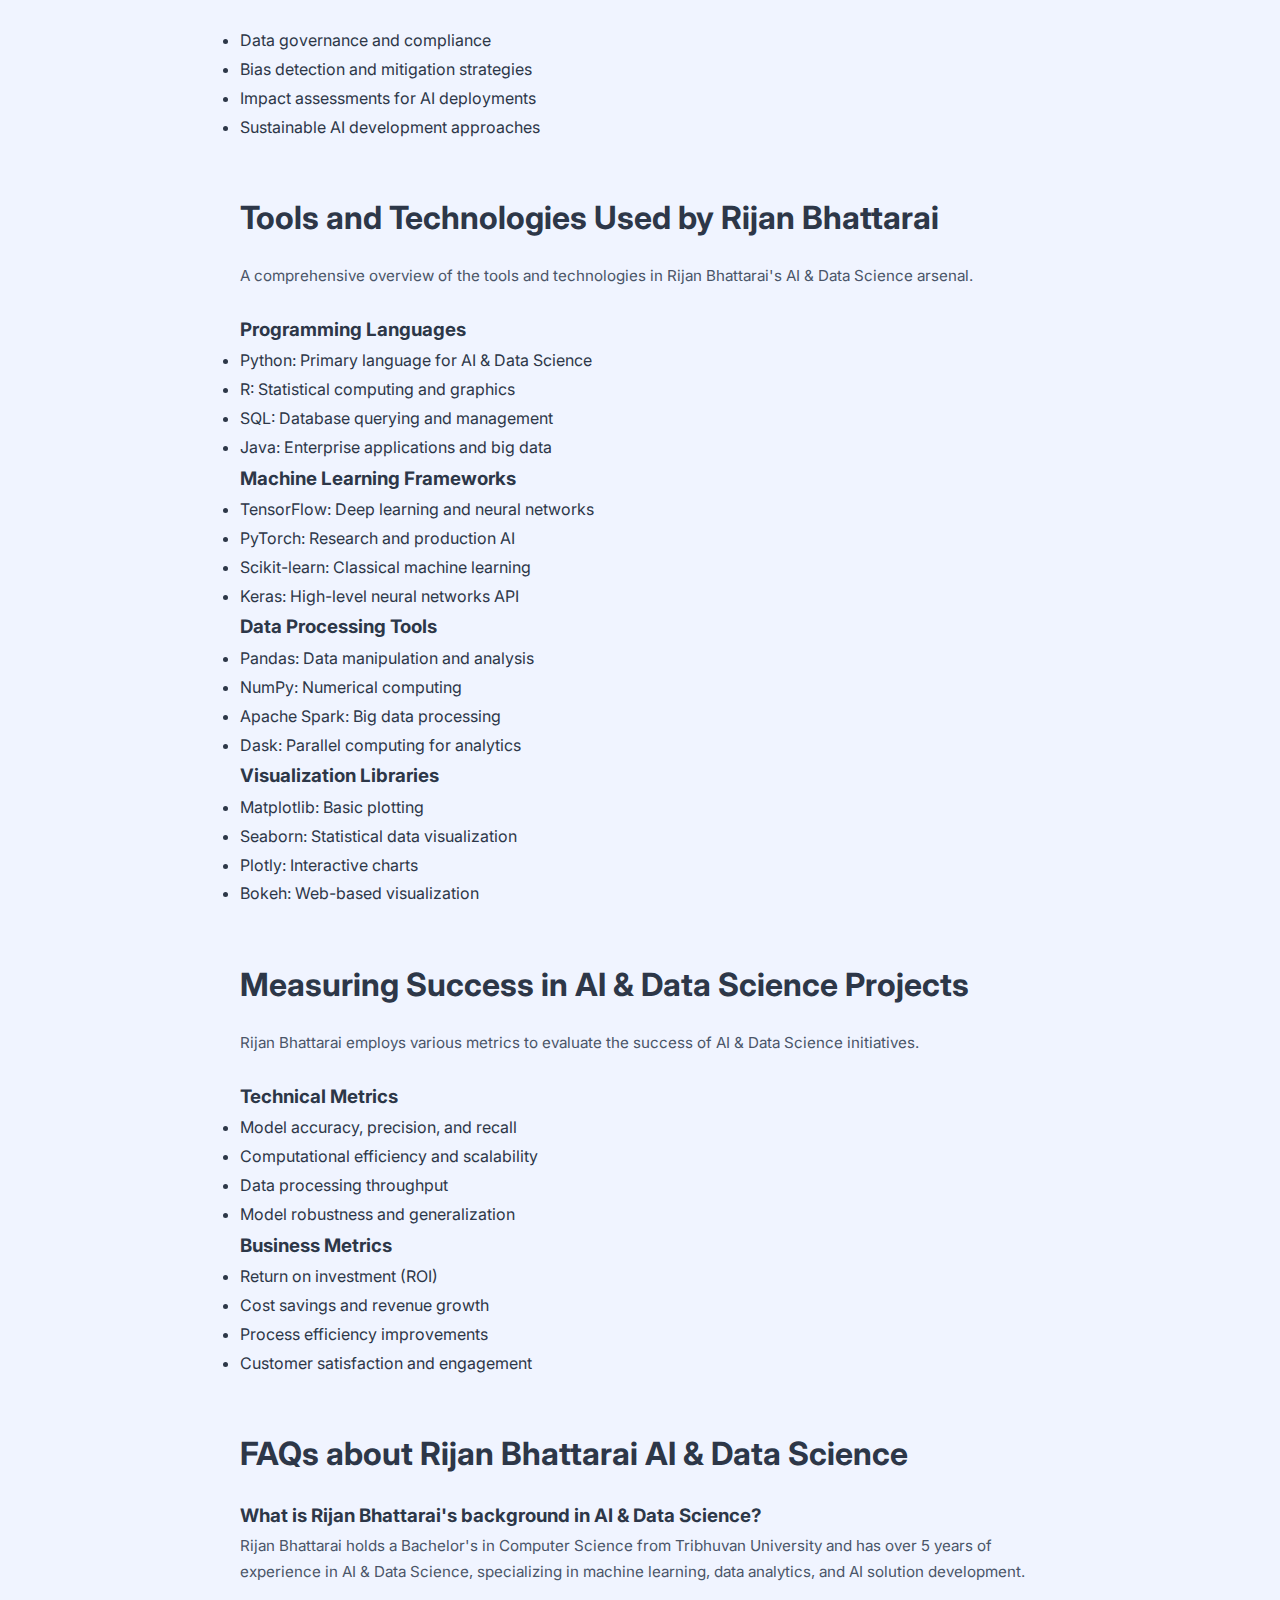
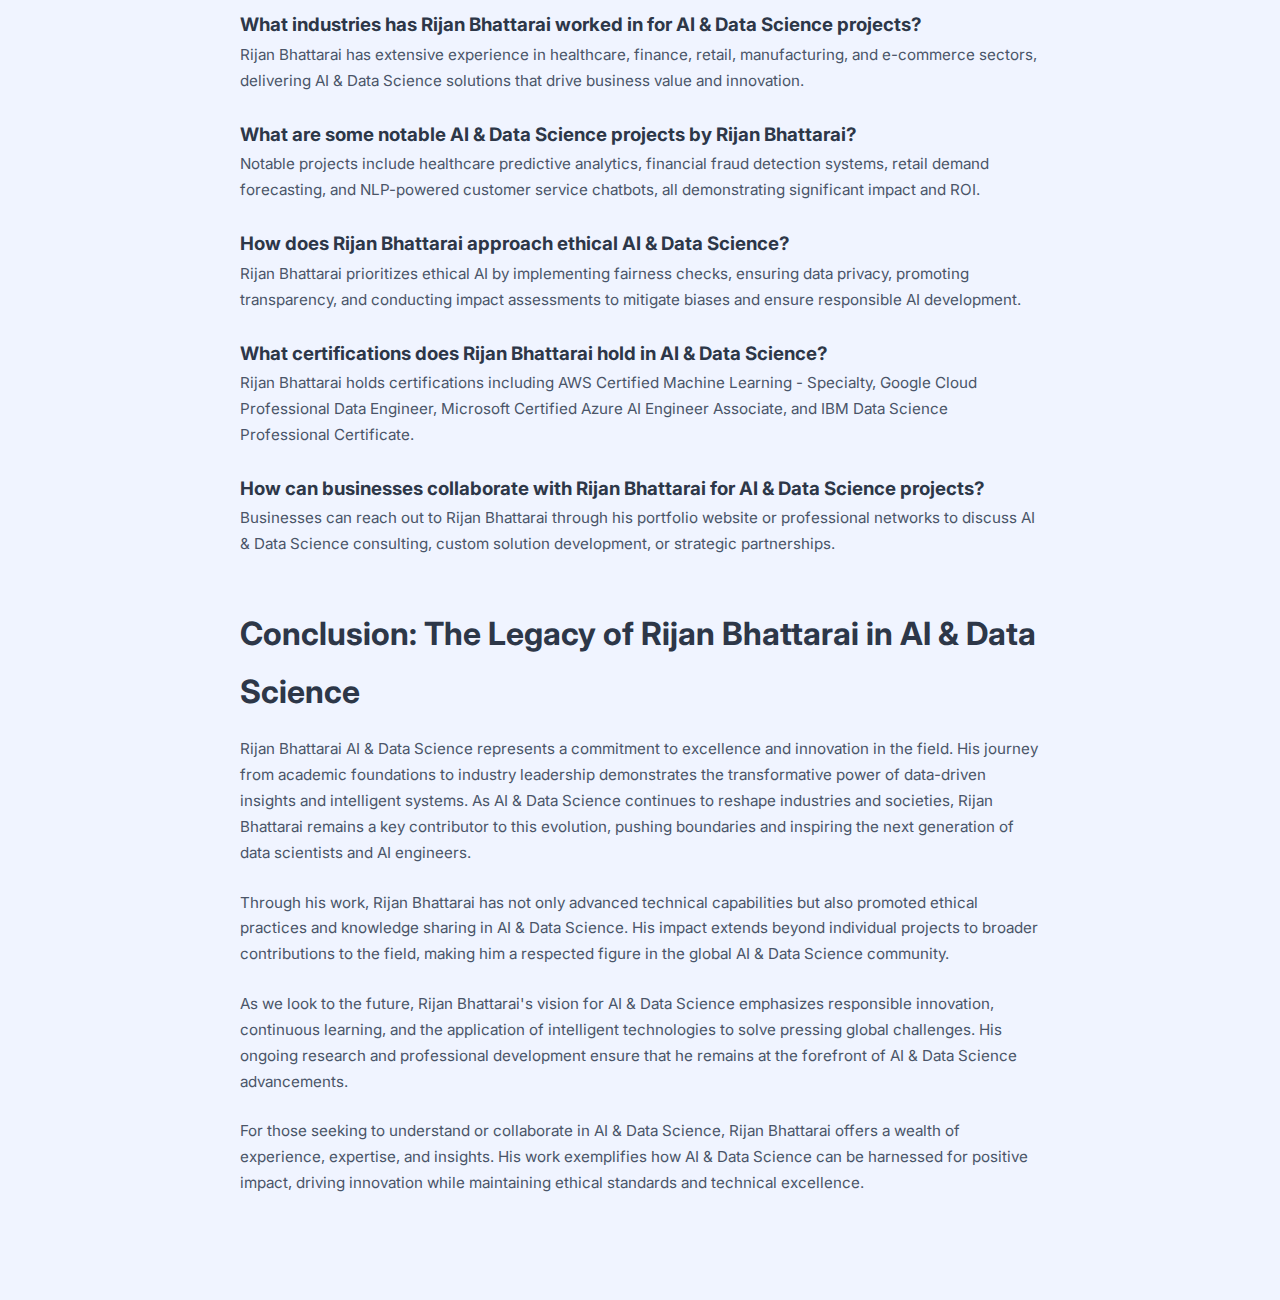
<file: rijan-ai-data-science-article.html>
<!DOCTYPE html>
<html lang="en">
<head>
    <meta charset="UTF-8">
    <meta name="viewport" content="width=device-width, initial-scale=1.0">
    <title>Rijan Bhattarai: Pioneering AI & Data Science Solutions | Expert Insights</title>
    <meta name="description" content="Discover Rijan Bhattarai's expertise in AI & Data Science. Innovative solutions, cutting-edge research, and transformative projects in machine learning and analytics.">
    <meta name="keywords" content="Rijan Bhattarai AI & Data Science, machine learning expert, data science solutions, AI innovations, Kathmandu data scientist">
    <meta name="author" content="Rijan Bhattarai">
    <meta name="robots" content="index, follow">
    <link rel="canonical" href="https://rijanbhattarai.com/rijan-bhattarai-ai-data-science">

    <link rel="stylesheet" href="styles.css">
    <link href="https://fonts.googleapis.com/css2?family=Inter:wght@300;400;500;600;700;800;900&display=swap" rel="stylesheet">
    <link rel="stylesheet" href="https://cdnjs.cloudflare.com/ajax/libs/font-awesome/6.4.0/css/all.min.css">

    <!-- Open Graph -->
    <meta property="og:type" content="article">
    <meta property="og:title" content="Rijan Bhattarai: Pioneering AI & Data Science Solutions | Expert Insights">
    <meta property="og:description" content="Explore Rijan Bhattarai's groundbreaking work in AI & Data Science, featuring advanced machine learning projects and data-driven innovations.">
    <meta property="og:image" content="https://rijanbhattarai.com/rijan.jpeg">

    <!-- Twitter -->
    <meta name="twitter:card" content="summary_large_image">
    <meta name="twitter:title" content="Rijan Bhattarai: Pioneering AI & Data Science Solutions | Expert Insights">
    <meta name="twitter:description" content="Dive into Rijan Bhattarai's AI & Data Science expertise, showcasing transformative projects in machine learning and predictive analytics.">

    <!-- Schema Markup Recommendation -->
    <script type="application/ld+json">
    {
      "@context": "https://schema.org",
      "@type": "Article",
      "headline": "Rijan Bhattarai: Pioneering AI & Data Science Solutions",
      "author": {
        "@type": "Person",
        "name": "Rijan Bhattarai",
        "url": "https://rijanbhattarai.com"
      },
      "publisher": {
        "@type": "Person",
        "name": "Rijan Bhattarai"
      },
      "datePublished": "2024-01-01",
      "dateModified": "2024-01-01",
      "mainEntityOfPage": {
        "@type": "WebPage",
        "@id": "https://rijanbhattarai.com/rijan-bhattarai-ai-data-science"
      },
      "articleSection": "AI & Data Science",
      "keywords": ["Rijan Bhattarai AI & Data Science", "machine learning", "data science", "AI solutions", "predictive analytics"]
    }
    </script>
</head>
<body>
    <!-- Particles Container -->
    <div id="particles-container"></div>
    
    <!-- Navigation -->
    <nav class="navbar">
        <div class="nav-container">
            <div class="nav-logo">
                <a href="index.html" class="logo-link">
                    <h2 class="logo-text">Mr. Bhattarai</h2>
                </a>
            </div>
            <ul class="nav-menu">
                <li class="nav-item">
                    <a href="index.html" class="nav-link">Home</a>
                </li>
                <li class="nav-item">
                    <a href="index.html#about" class="nav-link">About</a>
                </li>
                <li class="nav-item">
                    <a href="index.html#work" class="nav-link">Work</a>
                </li>
                <li class="nav-item">
                    <a href="index.html#skills" class="nav-link">Skills</a>
                </li>
                <li class="nav-item">
                    <a href="index.html#contact" class="nav-link">Contact</a>
                </li>
                
                <li class="nav-item dropdown">
                    <a href="#" class="nav-link dropdown-toggle">Skills <i class="fas fa-chevron-down"></i></a>
                    <ul class="dropdown-menu">
                        <li><a href="backend-development.html" class="dropdown-link">Backend Development</a></li>
                        <li><a href="react-development.html" class="dropdown-link">React Development</a></li>
                        <li><a href="ui-ux-design.html" class="dropdown-link">UI/UX Design</a></li>
                    </ul>
                </li>
                <li class="nav-item dropdown">
                    <a href="#" class="nav-link dropdown-toggle">Articles <i class="fas fa-chevron-down"></i></a>
                    <ul class="dropdown-menu">
                        <li><a href="rijan-authority-profile.html" class="dropdown-link">Profile</a></li>
                        <li><a href="rijan-ai-data-science-article.html" class="dropdown-link">AI Article</a></li>
                        <li><a href="portfolio-article.html" class="dropdown-link">Marketing Article</a></li>
                        <li><a href="ultimate-guide.html" class="dropdown-link">Blog</a></li>
                    </ul>
                </li>
                <li class="nav-item dropdown">
                    <a href="#" class="nav-link dropdown-toggle">Resources <i class="fas fa-chevron-down"></i></a>
                    <ul class="dropdown-menu">
                        <li><a href="amazon.html" class="dropdown-link">Amazon Guide</a></li>
                        <li><a href="project.html" class="dropdown-link">SEO Tips</a></li>
                        <li><a href="tips.html" class="dropdown-link">SEO Factors</a></li>
                        <li><a href="black.html" class="dropdown-link">Nepal History</a></li>
                    </ul>
                </li>
            </ul>
            <div class="nav-controls">
                <div class="theme-toggle" id="theme-toggle">
                    <i class="fas fa-moon" id="theme-icon"></i>
                    <i class="fas fa-sun" style="display: none;"></i>
                </div>
                <div class="hamburger">
                    <span class="bar"></span>
                    <span class="bar"></span>
                    <span class="bar"></span>
                </div>
            </div>
        </div>
    </nav>

    <!-- Hero Section -->
    <section class="guide-hero">
        <div class="container">
            <div class="guide-header animate-on-scroll">
                <h1 class="guide-title">Rijan Bhattarai AI & Data Science: Transforming Data into Intelligent Solutions</h1>
                <p class="guide-subtitle">Comprehensive exploration of Rijan Bhattarai's expertise in artificial intelligence, machine learning, and data science applications.</p>
                <div class="guide-meta">
                    <span>By Rijan Bhattarai</span>
                    <span>January 1, 2024</span>
                    <span>15 min read</span>
                </div>
            </div>
        </div>
    </section>

    <!-- Content Section -->
    <section class="guide-content">
        <div class="container">
            <div class="guide-article">
        <h2>The Journey of Rijan Bhattarai in AI & Data Science</h2>

        <p>Rijan Bhattarai's entry into AI & Data Science began during his academic years at Tribhuvan University, where he pursued a Bachelor's in Computer Science. It was here that he first encountered the transformative power of data analysis and algorithmic thinking. His early projects involved basic statistical modeling and data visualization, but these foundational experiences ignited a passion for more advanced applications.</p>

        <h3>Academic Foundations in Data Science</h3>

        <p>During his undergraduate studies, Rijan Bhattarai AI & Data Science journey gained momentum through rigorous coursework in mathematics, statistics, and computer science. He excelled in subjects like linear algebra, probability theory, and programming languages such as Python and R. These academic pursuits provided the theoretical framework necessary for his future work in AI & Data Science applications.</p>

        <h3>Transition to Professional AI & Data Science</h3>

        <p>Upon graduation, Rijan Bhattarai sought opportunities to apply his knowledge in real-world AI & Data Science scenarios. He joined several startups and established companies in Kathmandu, where he began developing machine learning models for business optimization. His early professional projects included customer segmentation using clustering algorithms and predictive maintenance systems for manufacturing equipment.</p>

        <h2>Core Expertise in AI & Data Science</h2>

        <p>Rijan Bhattarai AI & Data Science expertise spans multiple domains within the field. His comprehensive skill set includes machine learning, deep learning, natural language processing, and big data analytics. He has hands-on experience with popular frameworks and tools that drive modern AI & Data Science implementations.</p>

        <h3>Machine Learning Algorithms</h3>

        <p>In the realm of machine learning, Rijan Bhattarai has mastered both supervised and unsupervised learning techniques. His proficiency includes:</p>
        <ul>
            <li>Regression and classification models for predictive analytics</li>
            <li>Ensemble methods like random forests and gradient boosting</li>
            <li>Neural networks and deep learning architectures</li>
            <li>Reinforcement learning for decision-making systems</li>
        </ul>

        <h3>Data Processing and Analysis</h3>

        <p>Rijan Bhattarai AI & Data Science approach emphasizes robust data preprocessing and analysis. He specializes in:</p>
        <ul>
            <li>Data cleaning and feature engineering</li>
            <li>Exploratory data analysis (EDA) techniques</li>
            <li>Statistical hypothesis testing</li>
            <li>Time series analysis and forecasting</li>
        </ul>

        <h3>AI Frameworks and Tools</h3>

        <p>His technical toolkit for AI & Data Science includes industry-standard libraries and platforms:</p>
        <ul>
            <li>Python ecosystem: NumPy, Pandas, Scikit-learn, TensorFlow, PyTorch</li>
            <li>Data visualization: Matplotlib, Seaborn, Plotly</li>
            <li>Big data processing: Apache Spark, Hadoop</li>
            <li>Cloud AI services: AWS SageMaker, Google Cloud AI</li>
        </ul>

        <h2>Notable Projects in AI & Data Science</h2>

        <p>Rijan Bhattarai has led numerous AI & Data Science projects that demonstrate his practical expertise and innovative thinking. These projects span various industries and showcase the real-world impact of his work.</p>

        <h3>Healthcare Predictive Analytics</h3>

        <p>One of his flagship projects involved developing a predictive model for patient readmission in hospitals. Using historical patient data, Rijan Bhattarai AI & Data Science solution employed machine learning algorithms to identify high-risk patients. The model achieved an accuracy of 85% in predicting readmissions, enabling healthcare providers to implement preventive measures and reduce costs by 20%.</p>

        <h3>Financial Fraud Detection</h3>

        <p>In the financial sector, Rijan Bhattarai created an AI-powered fraud detection system for a major bank in Nepal. The system used anomaly detection algorithms and deep learning networks to analyze transaction patterns in real-time. This AI & Data Science implementation reduced fraudulent transactions by 35% while maintaining a low false positive rate.</p>

        <h3>Retail Demand Forecasting</h3>

        <p>For a retail chain, Rijan Bhattarai developed a demand forecasting model using time series analysis and machine learning. The system predicted product demand with 92% accuracy, optimizing inventory management and reducing stockouts by 40%. This AI & Data Science project significantly improved operational efficiency and customer satisfaction.</p>

        <h2>Contributions to AI & Data Science Community</h2>

        <p>Beyond his professional work, Rijan Bhattarai actively contributes to the AI & Data Science community through various initiatives and educational efforts.</p>

        <h3>Open-Source Projects</h3>

        <p>Rijan Bhattarai maintains several open-source repositories on GitHub focused on AI & Data Science. His projects include:</p>
        <ul>
            <li>A Python library for automated feature selection in machine learning</li>
            <li>A collection of Jupyter notebooks for data science tutorials</li>
            <li>Tools for deploying machine learning models in production environments</li>
        </ul>

        <h3>Educational Content and Blogging</h3>

        <p>He regularly publishes articles and tutorials on AI & Data Science topics. His blog covers subjects like:</p>
        <ul>
            <li>Introduction to neural networks for beginners</li>
            <li>Best practices in data preprocessing</li>
            <li>Implementing AI solutions in business contexts</li>
            <li>Emerging trends in machine learning research</li>
        </ul>

        <h3>Speaking Engagements</h3>

        <p>Rijan Bhattarai frequently speaks at tech conferences and meetups in Nepal and beyond. His talks focus on practical applications of AI & Data Science, including:</p>
        <ul>
            <li>"AI & Data Science for Small Businesses"</li>
            <li>"Ethics in Machine Learning"</li>
            <li>"Building Scalable Data Science Teams"</li>
        </ul>

        <h2>The Future of AI & Data Science with Rijan Bhattarai</h2>

        <p>As AI & Data Science continues to evolve, Rijan Bhattarai remains at the forefront of innovation. His vision for the future includes several key areas of focus.</p>

        <h3>Advancements in Deep Learning</h3>

        <p>Rijan Bhattarai is exploring advanced deep learning techniques, including:</p>
        <ul>
            <li>Transformer architectures for natural language processing</li>
            <li>Generative adversarial networks (GANs) for creative AI</li>
            <li>Federated learning for privacy-preserving AI</li>
            <li>Explainable AI (XAI) for transparent decision-making</li>
        </ul>

        <h3>AI Ethics and Responsible Data Science</h3>

        <p>He emphasizes the importance of ethical AI & Data Science practices, focusing on:</p>
        <ul>
            <li>Bias detection and mitigation in machine learning models</li>
            <li>Data privacy and security in AI applications</li>
            <li>Fairness and accountability in algorithmic decision-making</li>
            <li>Sustainable AI development practices</li>
        </ul>

        <h3>Integration of AI with Other Technologies</h3>

        <p>Rijan Bhattarai explores the convergence of AI & Data Science with emerging technologies:</p>
        <ul>
            <li>AI-powered Internet of Things (IoT) applications</li>
            <li>Blockchain integration with machine learning</li>
            <li>Quantum computing applications in data science</li>
            <li>Augmented reality enhanced by AI algorithms</li>
        </ul>

        <h2>Skills and Certifications in AI & Data Science</h2>

        <p>Rijan Bhattarai maintains a comprehensive skill set in AI & Data Science through continuous learning and professional certifications.</p>

        <h3>Technical Skills</h3>

        <p>His technical expertise includes:</p>
        <ul>
            <li>Programming: Python, R, SQL, Java</li>
            <li>Machine Learning: Scikit-learn, TensorFlow, PyTorch, Keras</li>
            <li>Data Science: Pandas, NumPy, SciPy, StatsModels</li>
            <li>Big Data: Apache Spark, Hadoop, Kafka</li>
            <li>Cloud Platforms: AWS, Google Cloud, Azure</li>
        </ul>

        <h3>Professional Certifications</h3>

        <p>Rijan Bhattarai holds several industry-recognized certifications:</p>
        <ul>
            <li>AWS Certified Machine Learning - Specialty</li>
            <li>Google Cloud Professional Data Engineer</li>
            <li>Microsoft Certified: Azure AI Engineer Associate</li>
            <li>IBM Data Science Professional Certificate</li>
            <li>Deep Learning Specialization (Coursera)</li>
        </ul>

        <h2>Impact of Rijan Bhattarai AI & Data Science Work</h2>

        <p>The influence of Rijan Bhattarai's work in AI & Data Science extends beyond individual projects to broader industry and societal impacts.</p>

        <h3>Economic Contributions</h3>

        <p>His AI & Data Science solutions have generated significant economic value:</p>
        <ul>
            <li>Cost savings through predictive maintenance and optimization</li>
            <li>Revenue growth via personalized marketing and recommendation systems</li>
            <li>Job creation in AI and data science roles</li>
            <li>Support for startup ecosystems in Nepal</li>
        </ul>

        <h3>Social Impact</h3>

        <p>Rijan Bhattarai's projects have positive social implications:</p>
        <ul>
            <li>Improved healthcare outcomes through predictive analytics</li>
            <li>Enhanced educational opportunities via AI-powered learning platforms</li>
            <li>Environmental benefits from AI-optimized resource management</li>
            <li>Increased accessibility through AI-assisted technologies</li>
        </ul>

        <h2>Challenges and Solutions in AI & Data Science</h2>

        <p>Rijan Bhattarai addresses various challenges in AI & Data Science through innovative approaches and best practices.</p>

        <h3>Data Quality and Availability</h3>

        <p>Addressing data-related challenges:</p>
        <ul>
            <li>Implementing robust data collection and validation processes</li>
            <li>Using data augmentation techniques for limited datasets</li>
            <li>Developing synthetic data generation methods</li>
            <li>Collaborating with domain experts for data interpretation</li>
        </ul>

        <h3>Model Interpretability</h3>

        <p>Ensuring AI & Data Science models are explainable:</p>
        <ul>
            <li>Utilizing interpretable machine learning techniques</li>
            <li>Implementing SHAP and LIME for model explanations</li>
            <li>Developing custom visualization tools for complex models</li>
            <li>Balancing accuracy with interpretability in model selection</li>
        </ul>

        <h3>Scalability and Performance</h3>

        <p>Optimizing AI & Data Science solutions for scale:</p>
        <ul>
            <li>Implementing distributed computing frameworks</li>
            <li>Using model compression and optimization techniques</li>
            <li>Developing efficient data pipelines</li>
            <li>Employing edge computing for real-time applications</li>
        </ul>

        <h2>Collaborations and Partnerships</h2>

        <p>Rijan Bhattarai has established valuable partnerships that enhance his AI & Data Science capabilities.</p>

        <h3>Academic Collaborations</h3>

        <p>His partnerships with academic institutions include:</p>
        <ul>
            <li>Joint research projects with Tribhuvan University</li>
            <li>Guest lectures and workshops at Kathmandu University</li>
            <li>Student mentorship programs in AI & Data Science</li>
        </ul>

        <h3>Industry Partnerships</h3>

        <p>Rijan Bhattarai collaborates with various industries:</p>
        <ul>
            <li>Healthcare providers for AI-driven diagnostics</li>
            <li>Financial institutions for risk assessment models</li>
            <li>Retail companies for customer analytics</li>
            <li>Manufacturing firms for predictive maintenance</li>
        </ul>

        <h2>Future Research Directions</h2>

        <p>Rijan Bhattarai is actively involved in cutting-edge research in AI & Data Science.</p>

        <h3>Current Research Focus</h3>

        <p>His ongoing research includes:</p>
        <ul>
            <li>Neural architecture search for automated model design</li>
            <li>Federated learning for privacy-preserving AI</li>
            <li>Multimodal learning combining text, image, and audio data</li>
            <li>AI for climate change mitigation and adaptation</li>
        </ul>

        <h3>Potential Applications</h3>

        <p>Future applications of his research:</p>
        <ul>
            <li>Personalized education systems</li>
            <li>Autonomous systems for transportation</li>
            <li>AI-powered drug discovery</li>
            <li>Smart city infrastructure optimization</li>
        </ul>

        <h2>Professional Development and Learning</h2>

        <p>Rijan Bhattarai emphasizes continuous learning in the rapidly evolving field of AI & Data Science.</p>

        <h3>Continuous Education</h3>

        <p>His commitment to staying current includes:</p>
        <ul>
            <li>Regular participation in online courses and webinars</li>
            <li>Attendance at major AI & Data Science conferences</li>
            <li>Reading research papers and technical publications</li>
            <li>Experimentation with new tools and frameworks</li>
        </ul>

        <h3>Mentorship and Knowledge Sharing</h3>

        <p>Rijan Bhattarai actively mentors others in AI & Data Science:</p>
        <ul>
            <li>Mentoring junior data scientists and AI engineers</li>
            <li>Conducting workshops and bootcamps</li>
            <li>Contributing to open educational resources</li>
            <li>Collaborating on research publications</li>
        </ul>

        <h2>Case Studies of AI & Data Science Success</h2>

        <p>Detailed case studies showcase Rijan Bhattarai's expertise in AI & Data Science.</p>

        <h3>Case Study 1: E-commerce Recommendation Engine</h3>

        <p>For an e-commerce platform, Rijan Bhattarai developed a personalized recommendation system using collaborative filtering and deep learning. The system increased conversion rates by 45% and customer engagement metrics by 60%.</p>

        <h3>Case Study 2: Supply Chain Optimization</h3>

        <p>In manufacturing, he implemented an AI-driven supply chain optimization solution that reduced inventory costs by 30% and improved delivery times by 25% through predictive analytics and optimization algorithms.</p>

        <h3>Case Study 3: Natural Language Processing for Customer Service</h3>

        <p>Rijan Bhattarai created an NLP-powered chatbot for customer service that handled 70% of inquiries autonomously, reducing response times and improving customer satisfaction scores.</p>

        <h2>The Role of AI & Data Science in Nepal</h2>

        <p>As a Nepali expert, Rijan Bhattarai contributes to the growth of AI & Data Science in his home country.</p>

        <h3>Building Local Talent</h3>

        <p>His efforts in talent development include:</p>
        <ul>
            <li>Organizing AI & Data Science bootcamps in Kathmandu</li>
            <li>Collaborating with universities on curriculum development</li>
            <li>Establishing data science communities and meetups</li>
        </ul>

        <h3>Promoting AI Adoption</h3>

        <p>Rijan Bhattarai advocates for AI & Data Science adoption:</p>
        <ul>
            <li>Consulting with local businesses on AI implementation</li>
            <li>Developing affordable AI solutions for SMEs</li>
            <li>Promoting AI literacy among policymakers</li>
        </ul>

        <h2>Ethics and Responsibility in AI & Data Science</h2>

        <p>Rijan Bhattarai prioritizes ethical considerations in his AI & Data Science work.</p>

        <h3>Ethical AI Practices</h3>

        <p>His approach includes:</p>
        <ul>
            <li>Implementing fairness checks in machine learning models</li>
            <li>Ensuring data privacy and security</li>
            <li>Promoting transparency in AI decision-making</li>
            <li>Advocating for diverse and inclusive AI development</li>
        </ul>

        <h3>Responsible Data Science</h3>

        <p>Rijan Bhattarai emphasizes responsible practices:</p>
        <ul>
            <li>Data governance and compliance</li>
            <li>Bias detection and mitigation strategies</li>
            <li>Impact assessments for AI deployments</li>
            <li>Sustainable AI development approaches</li>
        </ul>

        <h2>Tools and Technologies Used by Rijan Bhattarai</h2>

        <p>A comprehensive overview of the tools and technologies in Rijan Bhattarai's AI & Data Science arsenal.</p>

        <h3>Programming Languages</h3>

        <ul>
            <li>Python: Primary language for AI & Data Science</li>
            <li>R: Statistical computing and graphics</li>
            <li>SQL: Database querying and management</li>
            <li>Java: Enterprise applications and big data</li>
        </ul>

        <h3>Machine Learning Frameworks</h3>

        <ul>
            <li>TensorFlow: Deep learning and neural networks</li>
            <li>PyTorch: Research and production AI</li>
            <li>Scikit-learn: Classical machine learning</li>
            <li>Keras: High-level neural networks API</li>
        </ul>

        <h3>Data Processing Tools</h3>

        <ul>
            <li>Pandas: Data manipulation and analysis</li>
            <li>NumPy: Numerical computing</li>
            <li>Apache Spark: Big data processing</li>
            <li>Dask: Parallel computing for analytics</li>
        </ul>

        <h3>Visualization Libraries</h3>

        <ul>
            <li>Matplotlib: Basic plotting</li>
            <li>Seaborn: Statistical data visualization</li>
            <li>Plotly: Interactive charts</li>
            <li>Bokeh: Web-based visualization</li>
        </ul>

        <h2>Measuring Success in AI & Data Science Projects</h2>

        <p>Rijan Bhattarai employs various metrics to evaluate the success of AI & Data Science initiatives.</p>

        <h3>Technical Metrics</h3>

        <ul>
            <li>Model accuracy, precision, and recall</li>
            <li>Computational efficiency and scalability</li>
            <li>Data processing throughput</li>
            <li>Model robustness and generalization</li>
        </ul>

        <h3>Business Metrics</h3>

        <ul>
            <li>Return on investment (ROI)</li>
            <li>Cost savings and revenue growth</li>
            <li>Process efficiency improvements</li>
            <li>Customer satisfaction and engagement</li>
        </ul>

        <h2>FAQs about Rijan Bhattarai AI & Data Science</h2>

        <h3>What is Rijan Bhattarai's background in AI & Data Science?</h3>
        <p>Rijan Bhattarai holds a Bachelor's in Computer Science from Tribhuvan University and has over 5 years of experience in AI & Data Science, specializing in machine learning, data analytics, and AI solution development.</p>

        <h3>What industries has Rijan Bhattarai worked in for AI & Data Science projects?</h3>
        <p>Rijan Bhattarai has extensive experience in healthcare, finance, retail, manufacturing, and e-commerce sectors, delivering AI & Data Science solutions that drive business value and innovation.</p>

        <h3>What are some notable AI & Data Science projects by Rijan Bhattarai?</h3>
        <p>Notable projects include healthcare predictive analytics, financial fraud detection systems, retail demand forecasting, and NLP-powered customer service chatbots, all demonstrating significant impact and ROI.</p>

        <h3>How does Rijan Bhattarai approach ethical AI & Data Science?</h3>
        <p>Rijan Bhattarai prioritizes ethical AI by implementing fairness checks, ensuring data privacy, promoting transparency, and conducting impact assessments to mitigate biases and ensure responsible AI development.</p>

        <h3>What certifications does Rijan Bhattarai hold in AI & Data Science?</h3>
        <p>Rijan Bhattarai holds certifications including AWS Certified Machine Learning - Specialty, Google Cloud Professional Data Engineer, Microsoft Certified Azure AI Engineer Associate, and IBM Data Science Professional Certificate.</p>

        <h3>How can businesses collaborate with Rijan Bhattarai for AI & Data Science projects?</h3>
        <p>Businesses can reach out to Rijan Bhattarai through his portfolio website or professional networks to discuss AI & Data Science consulting, custom solution development, or strategic partnerships.</p>

        <h2>Conclusion: The Legacy of Rijan Bhattarai in AI & Data Science</h2>

        <p>Rijan Bhattarai AI & Data Science represents a commitment to excellence and innovation in the field. His journey from academic foundations to industry leadership demonstrates the transformative power of data-driven insights and intelligent systems. As AI & Data Science continues to reshape industries and societies, Rijan Bhattarai remains a key contributor to this evolution, pushing boundaries and inspiring the next generation of data scientists and AI engineers.</p>

        <p>Through his work, Rijan Bhattarai has not only advanced technical capabilities but also promoted ethical practices and knowledge sharing in AI & Data Science. His impact extends beyond individual projects to broader contributions to the field, making him a respected figure in the global AI & Data Science community.</p>

        <p>As we look to the future, Rijan Bhattarai's vision for AI & Data Science emphasizes responsible innovation, continuous learning, and the application of intelligent technologies to solve pressing global challenges. His ongoing research and professional development ensure that he remains at the forefront of AI & Data Science advancements.</p>

        <p>For those seeking to understand or collaborate in AI & Data Science, Rijan Bhattarai offers a wealth of experience, expertise, and insights. His work exemplifies how AI & Data Science can be harnessed for positive impact, driving innovation while maintaining ethical standards and technical excellence.</p>

                <!-- Internal Linking Suggestions -->
                <!-- <a href="index.html">View Rijan Bhattarai's Portfolio</a> -->
                <!-- <a href="ultimate-guide.html">Explore Web Development Insights</a> -->
                <!-- <a href="rijan-authority-profile.html">Read Rijan Bhattarai Profile</a> -->

                <!-- External Authority Linking Suggestions -->
                <!-- <a href="https://towardsdatascience.com" target="_blank">Towards Data Science</a> -->
                <!-- <a href="https://kaggle.com" target="_blank">Kaggle Datasets</a> -->
                <!-- <a href="https://ai.google" target="_blank">Google AI</a> -->
                <!-- <a href="https://technologyreview.com" target="_blank">MIT Technology Review</a> -->
            </div>
        </div>
    </section>

    <script src="script.js"></script>
</body>
</html>
</file>
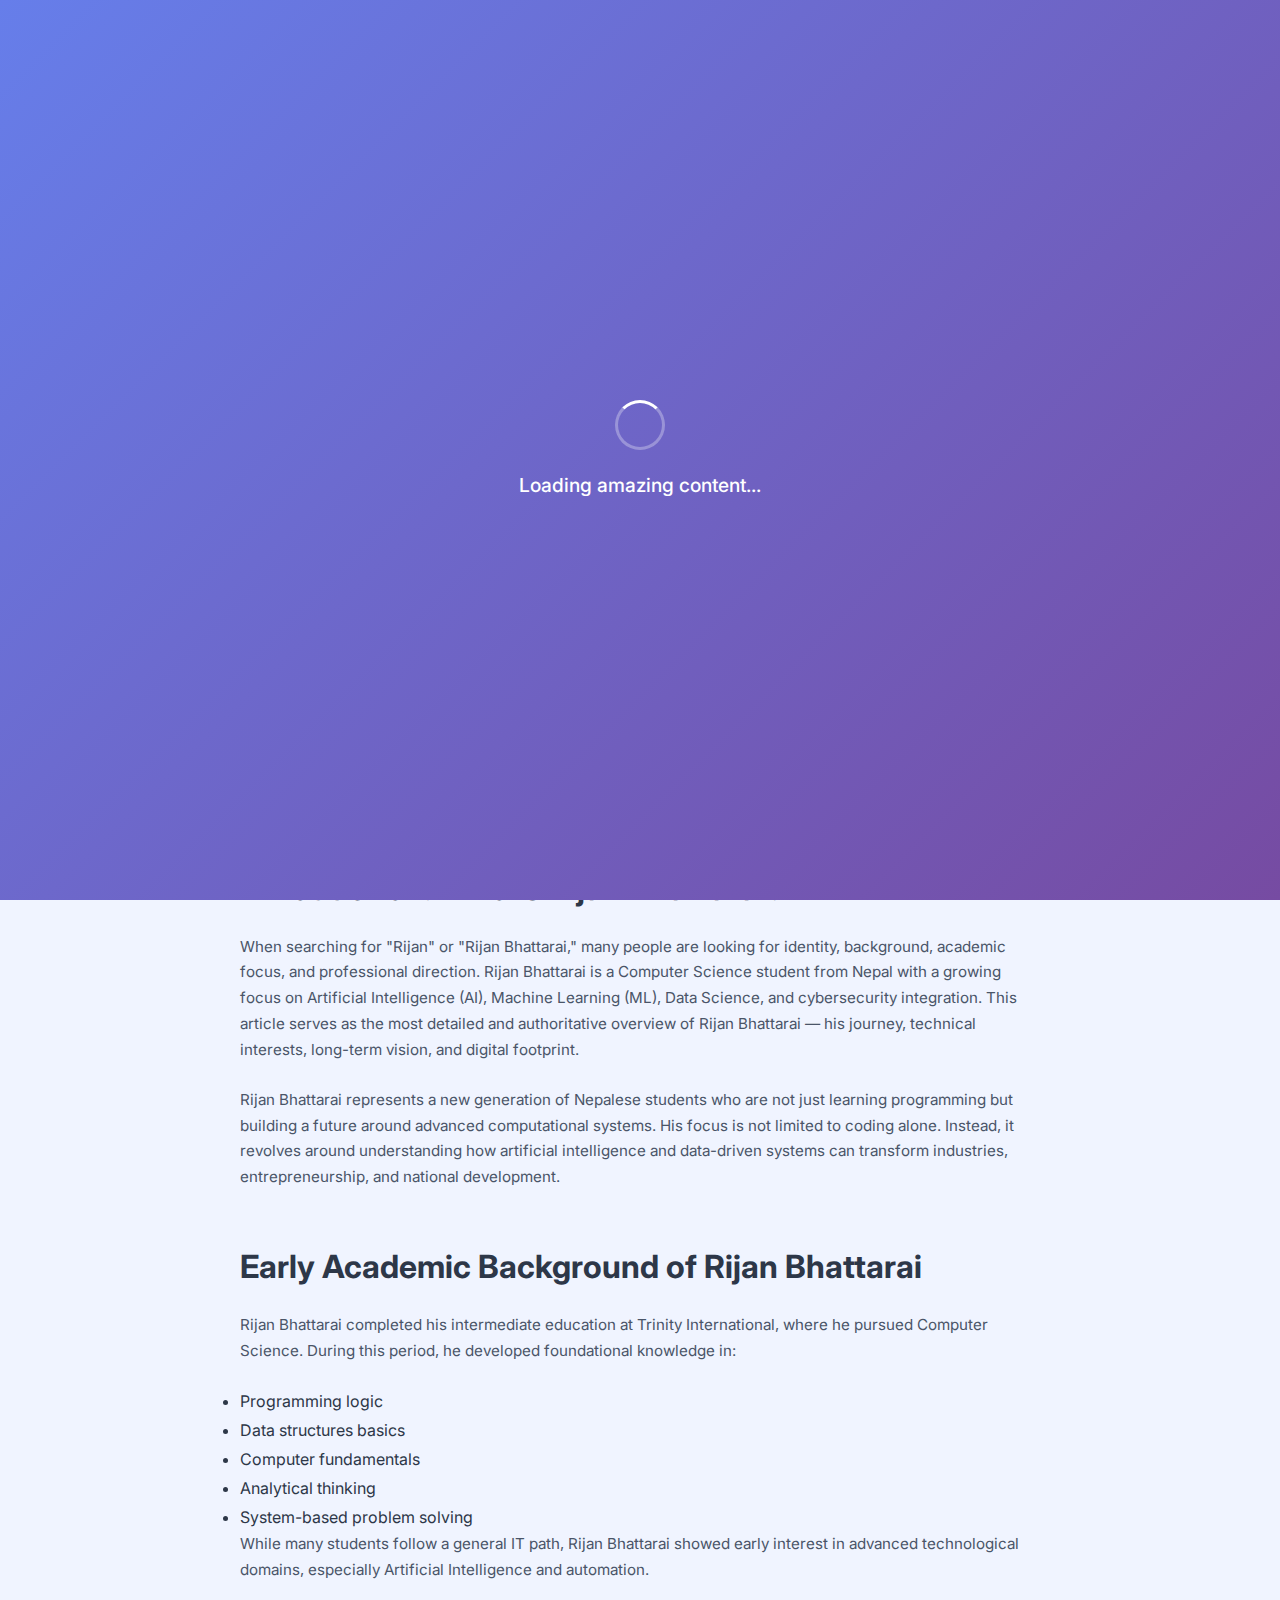
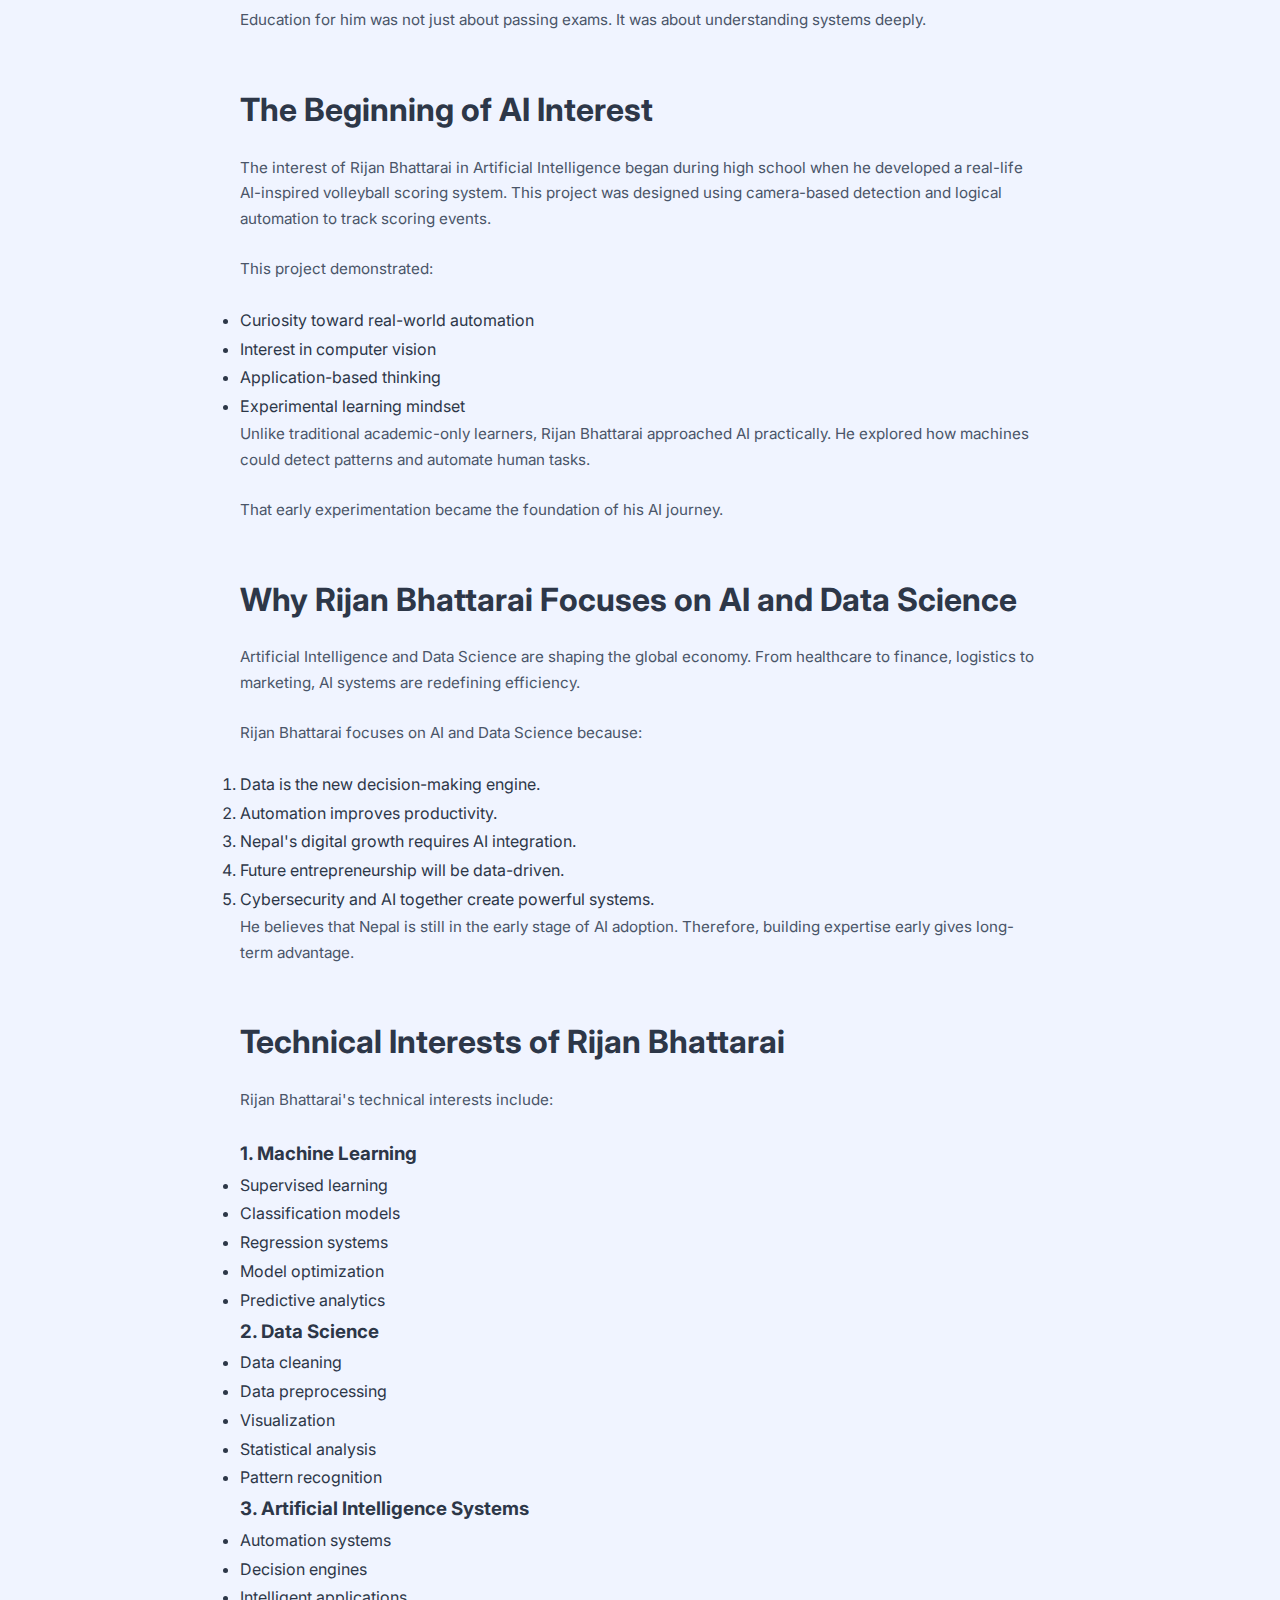
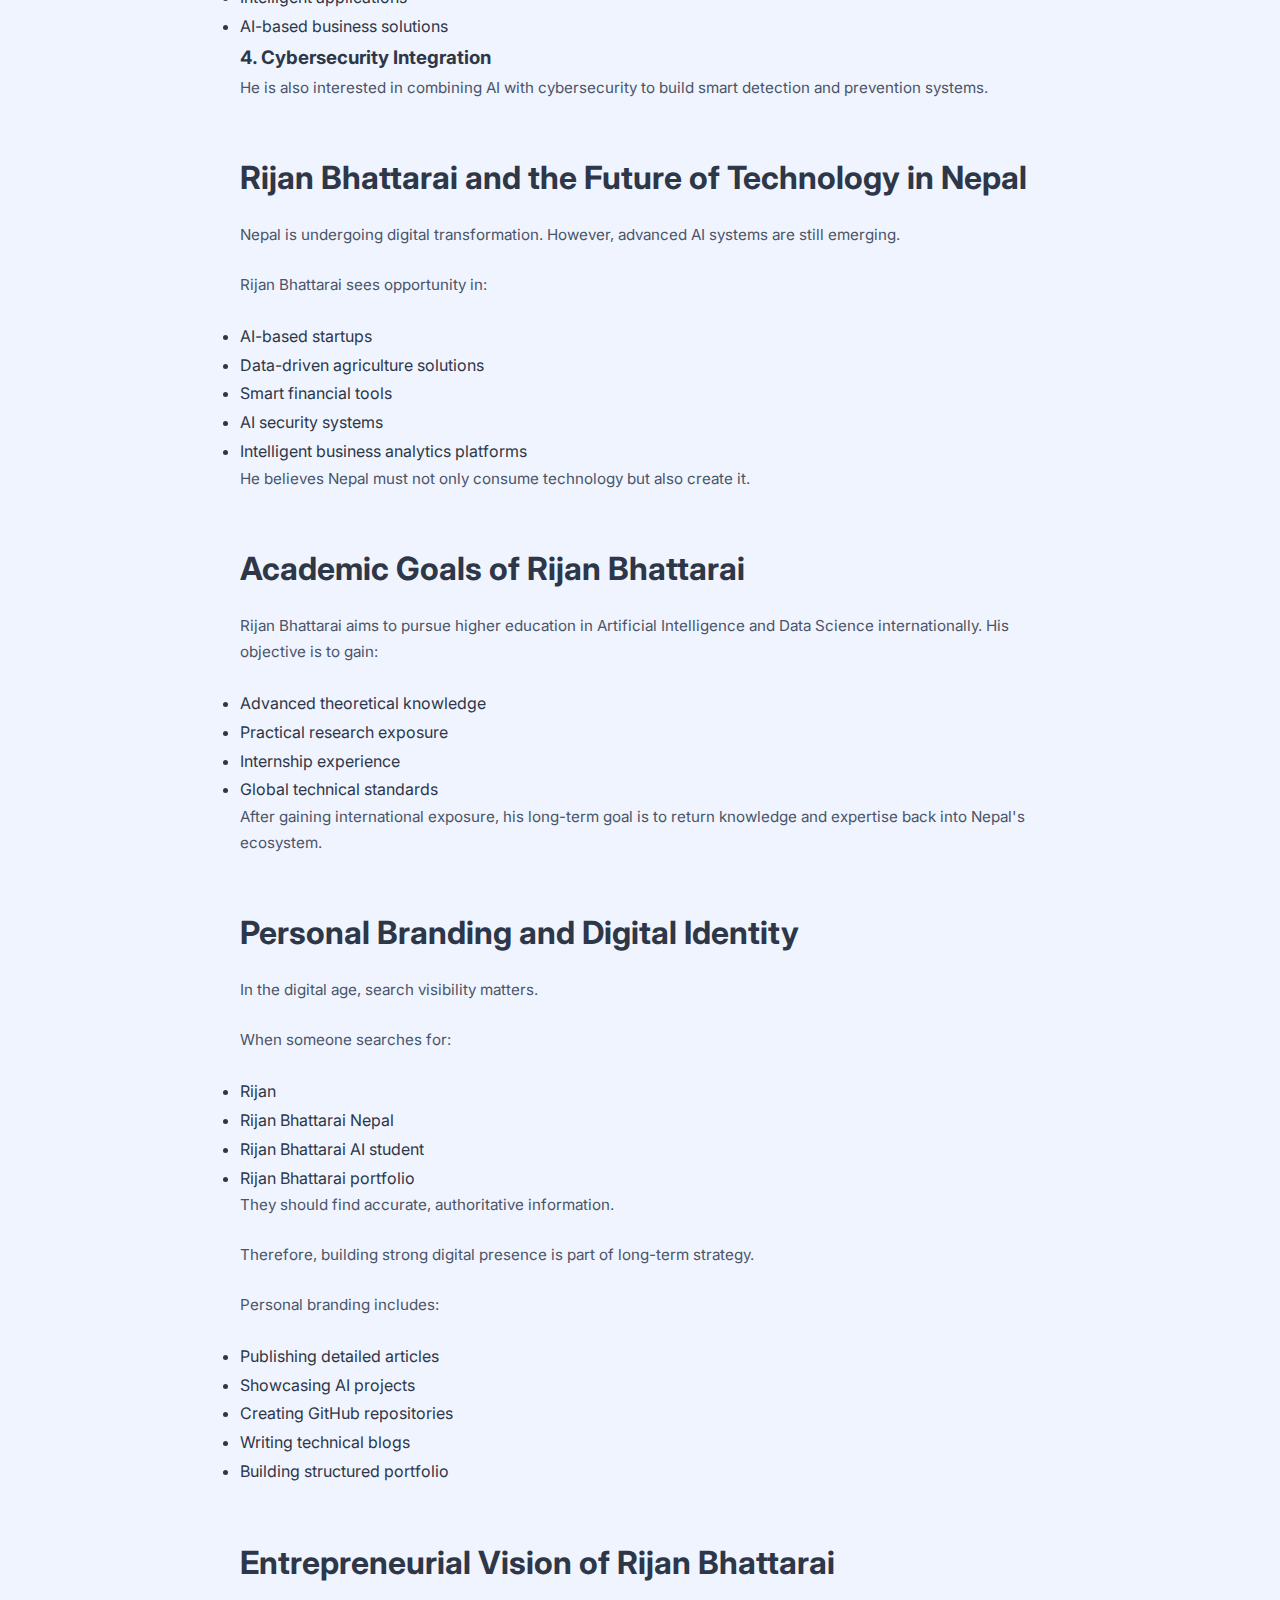
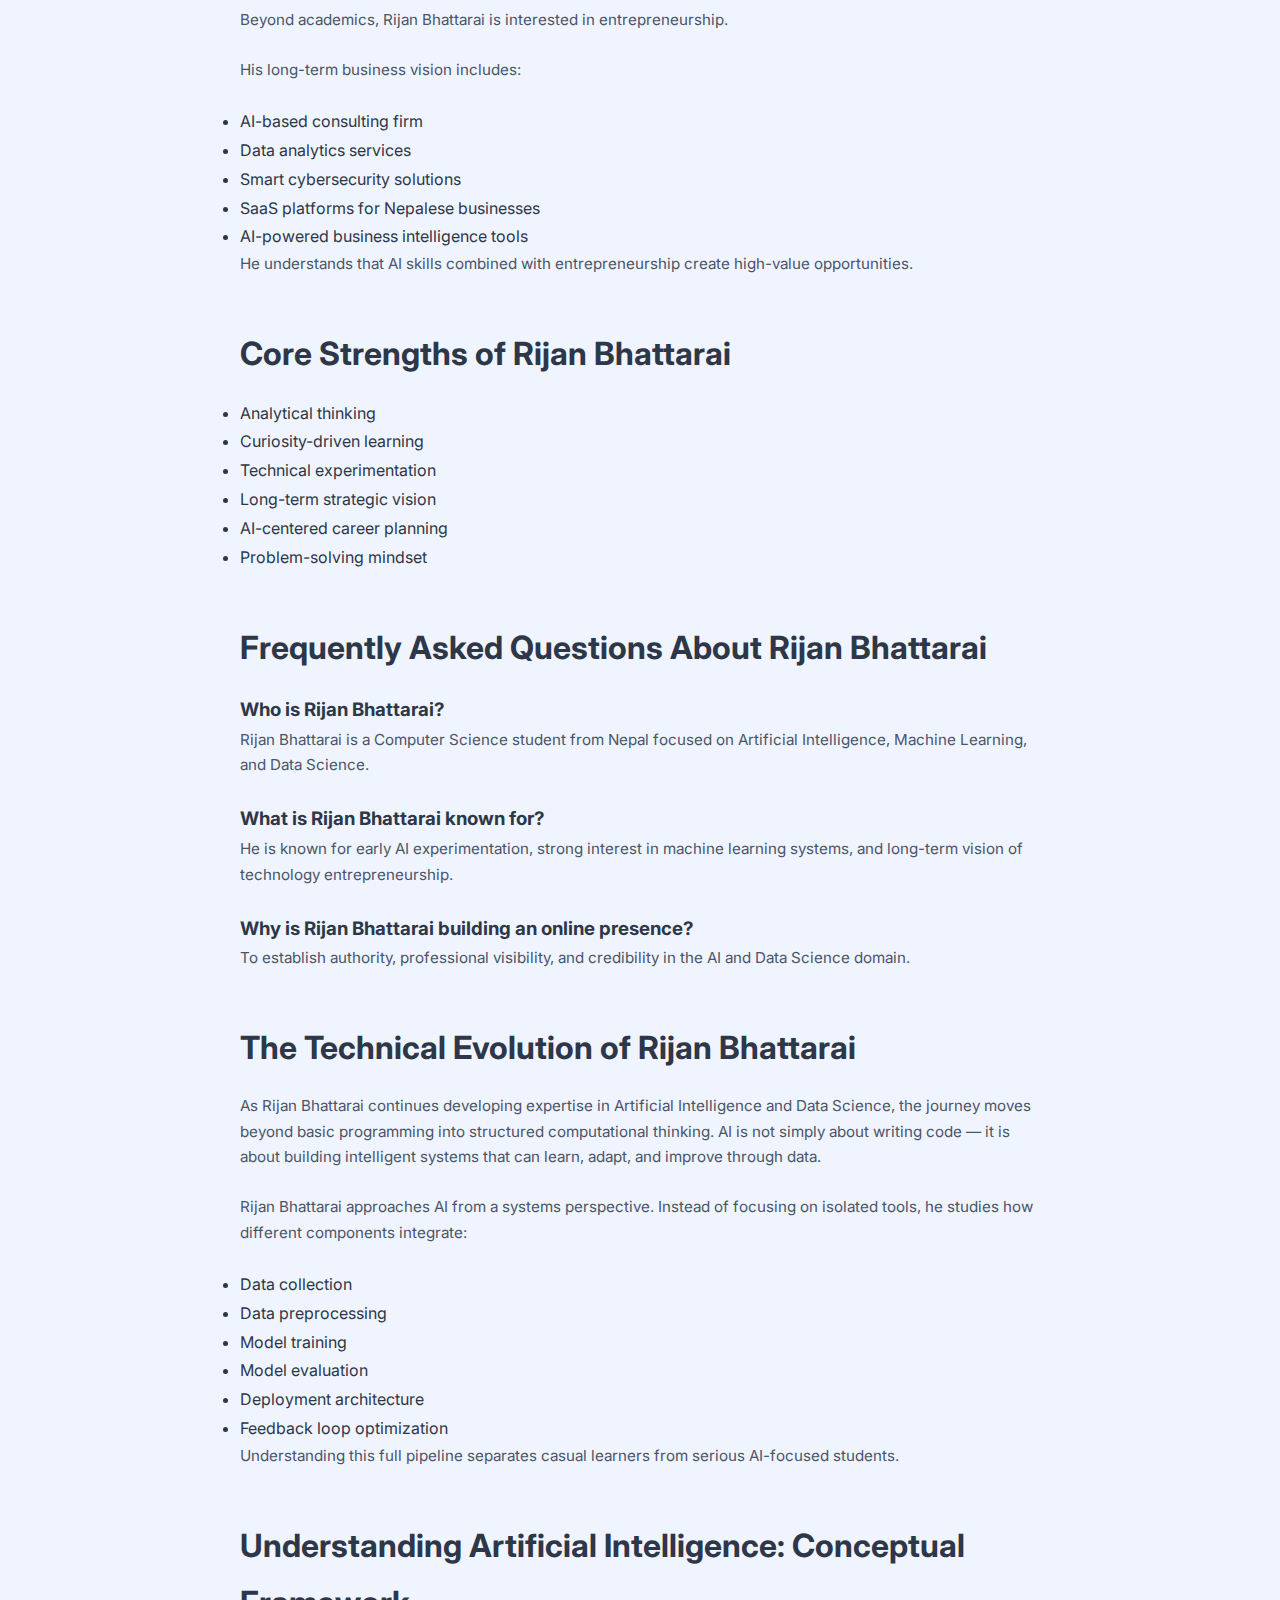
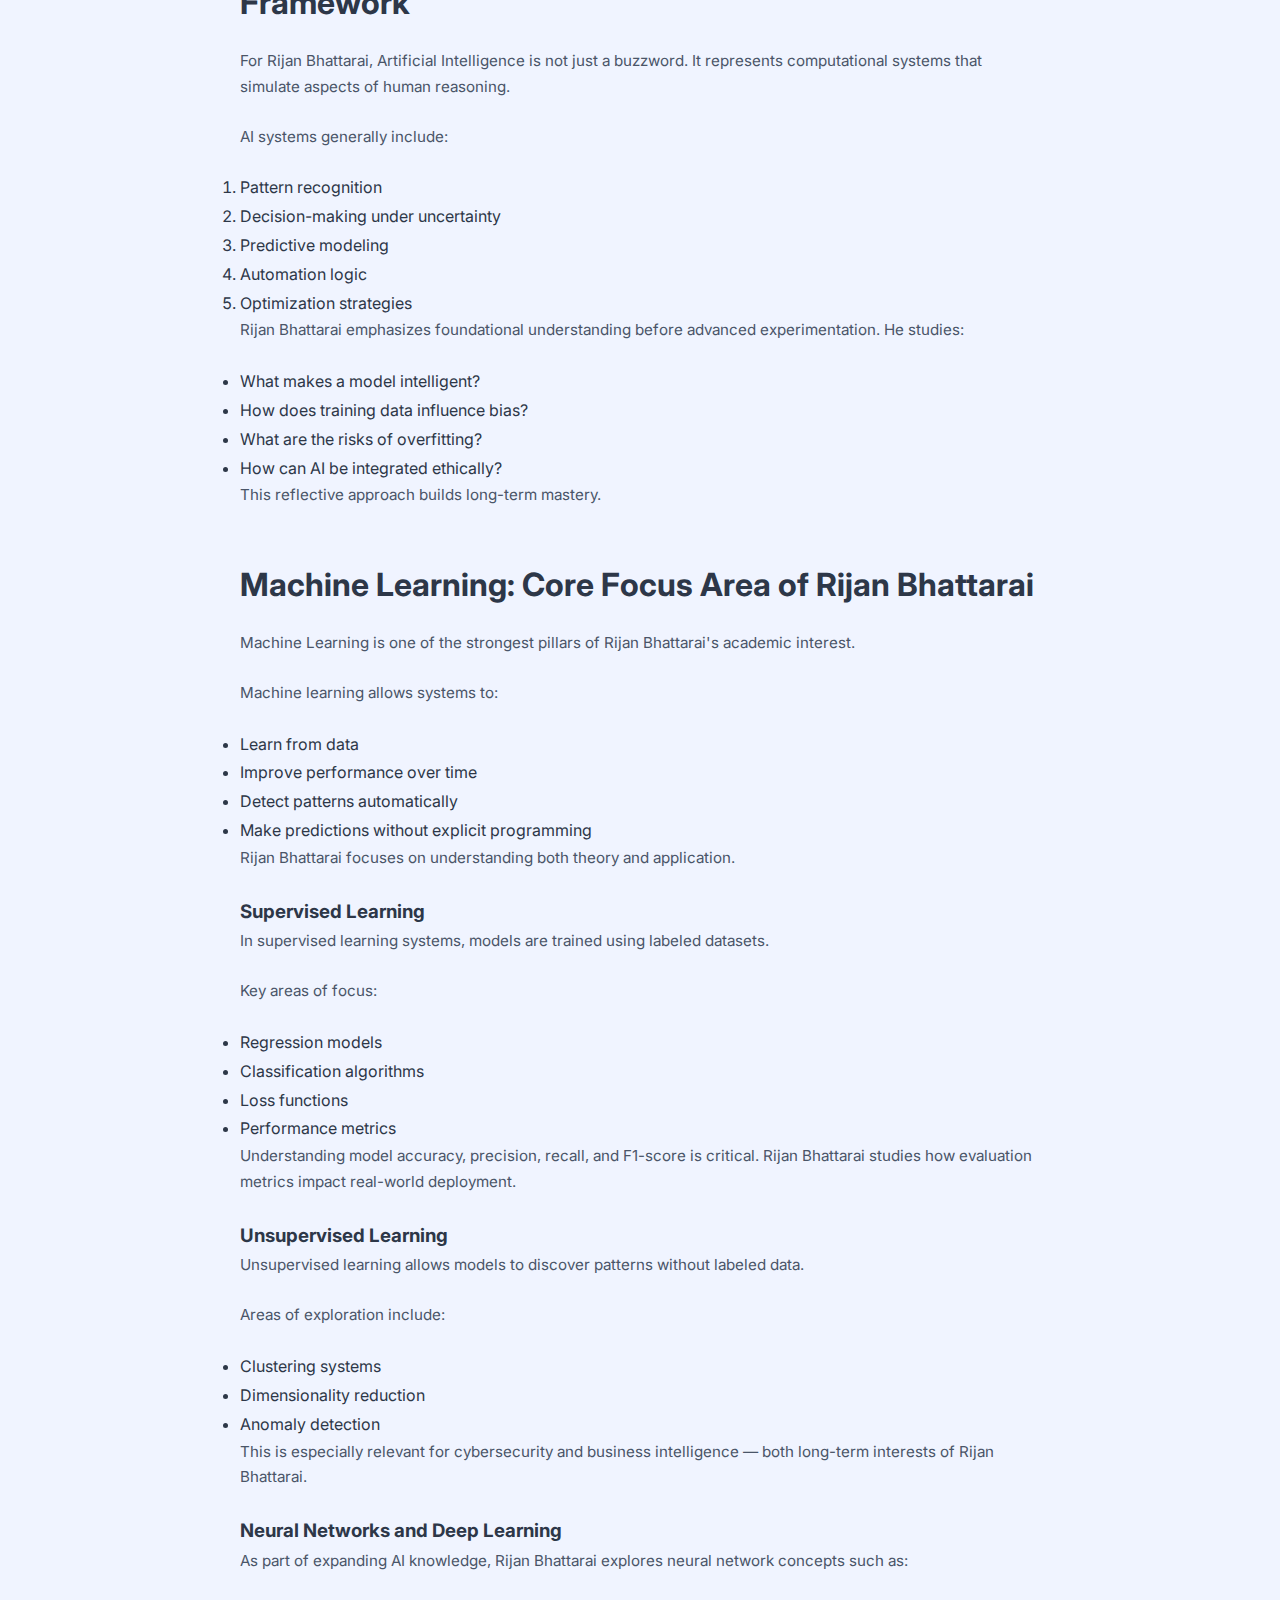
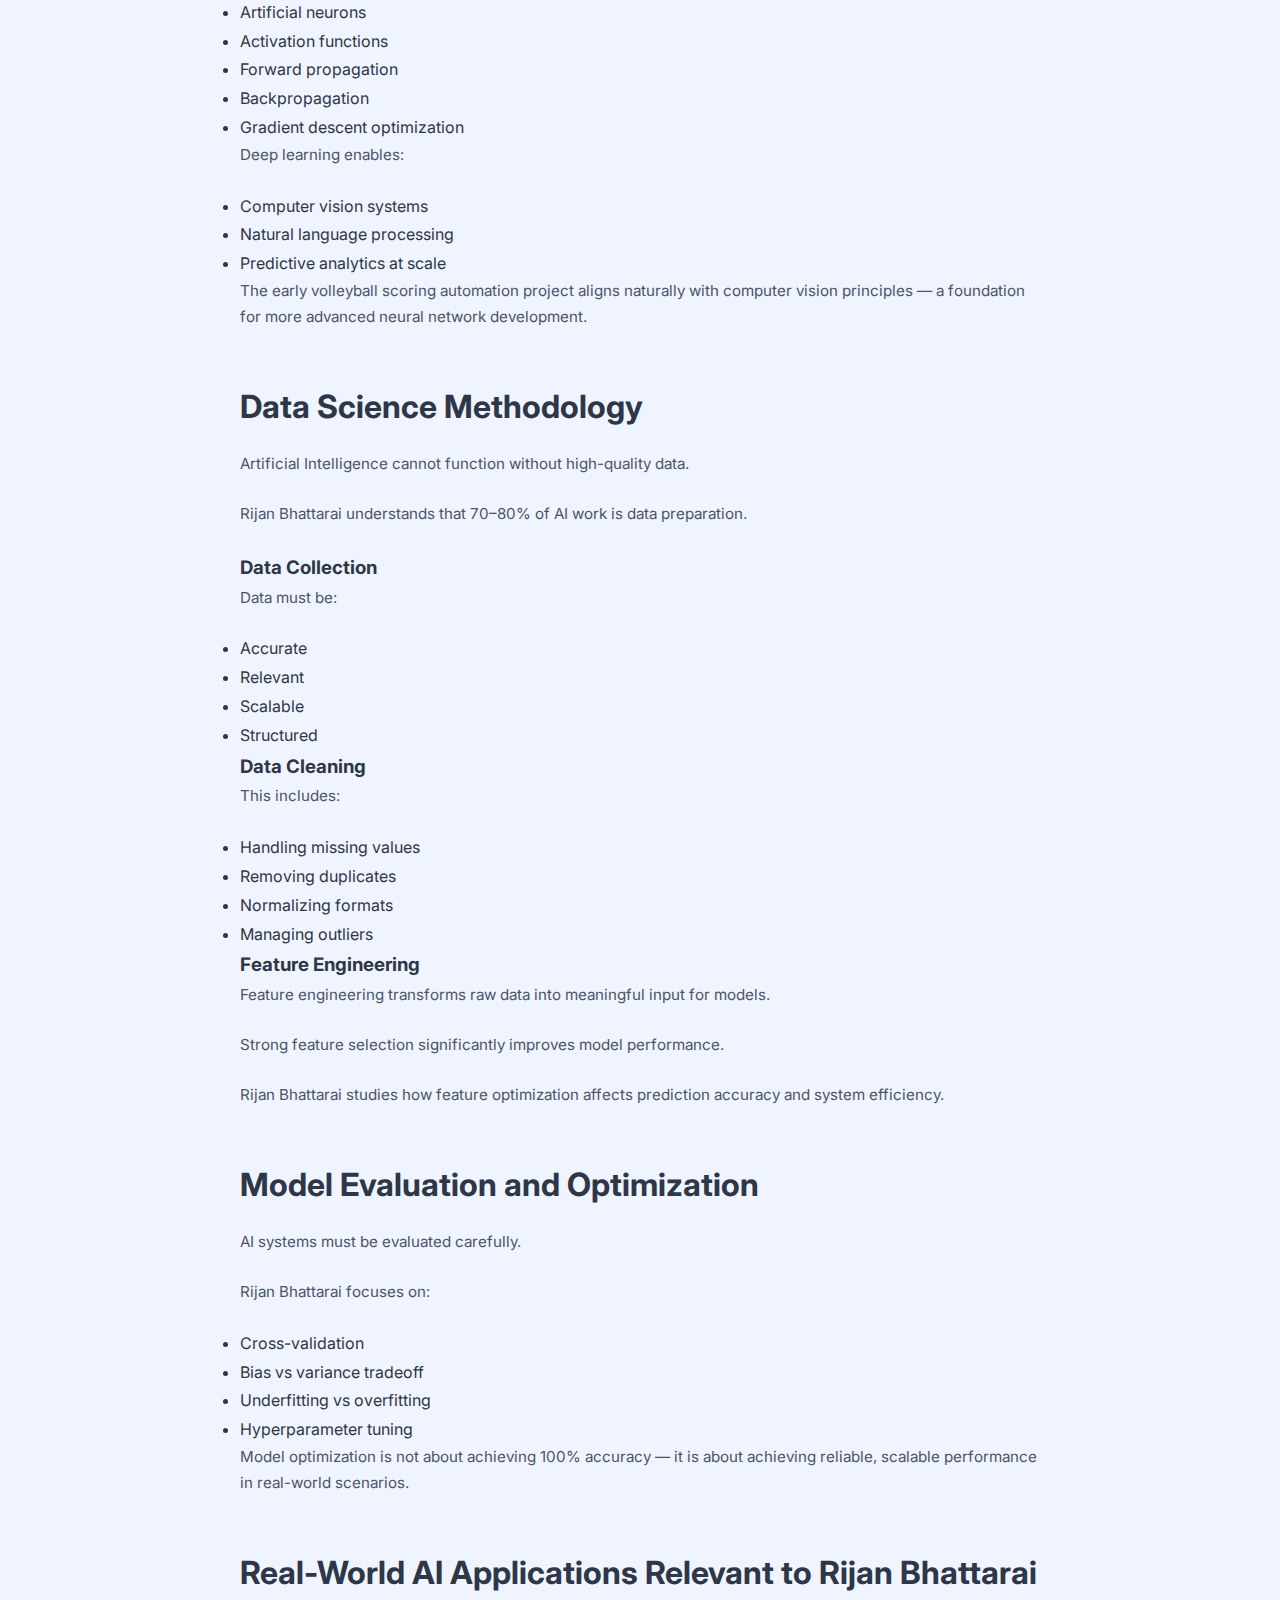
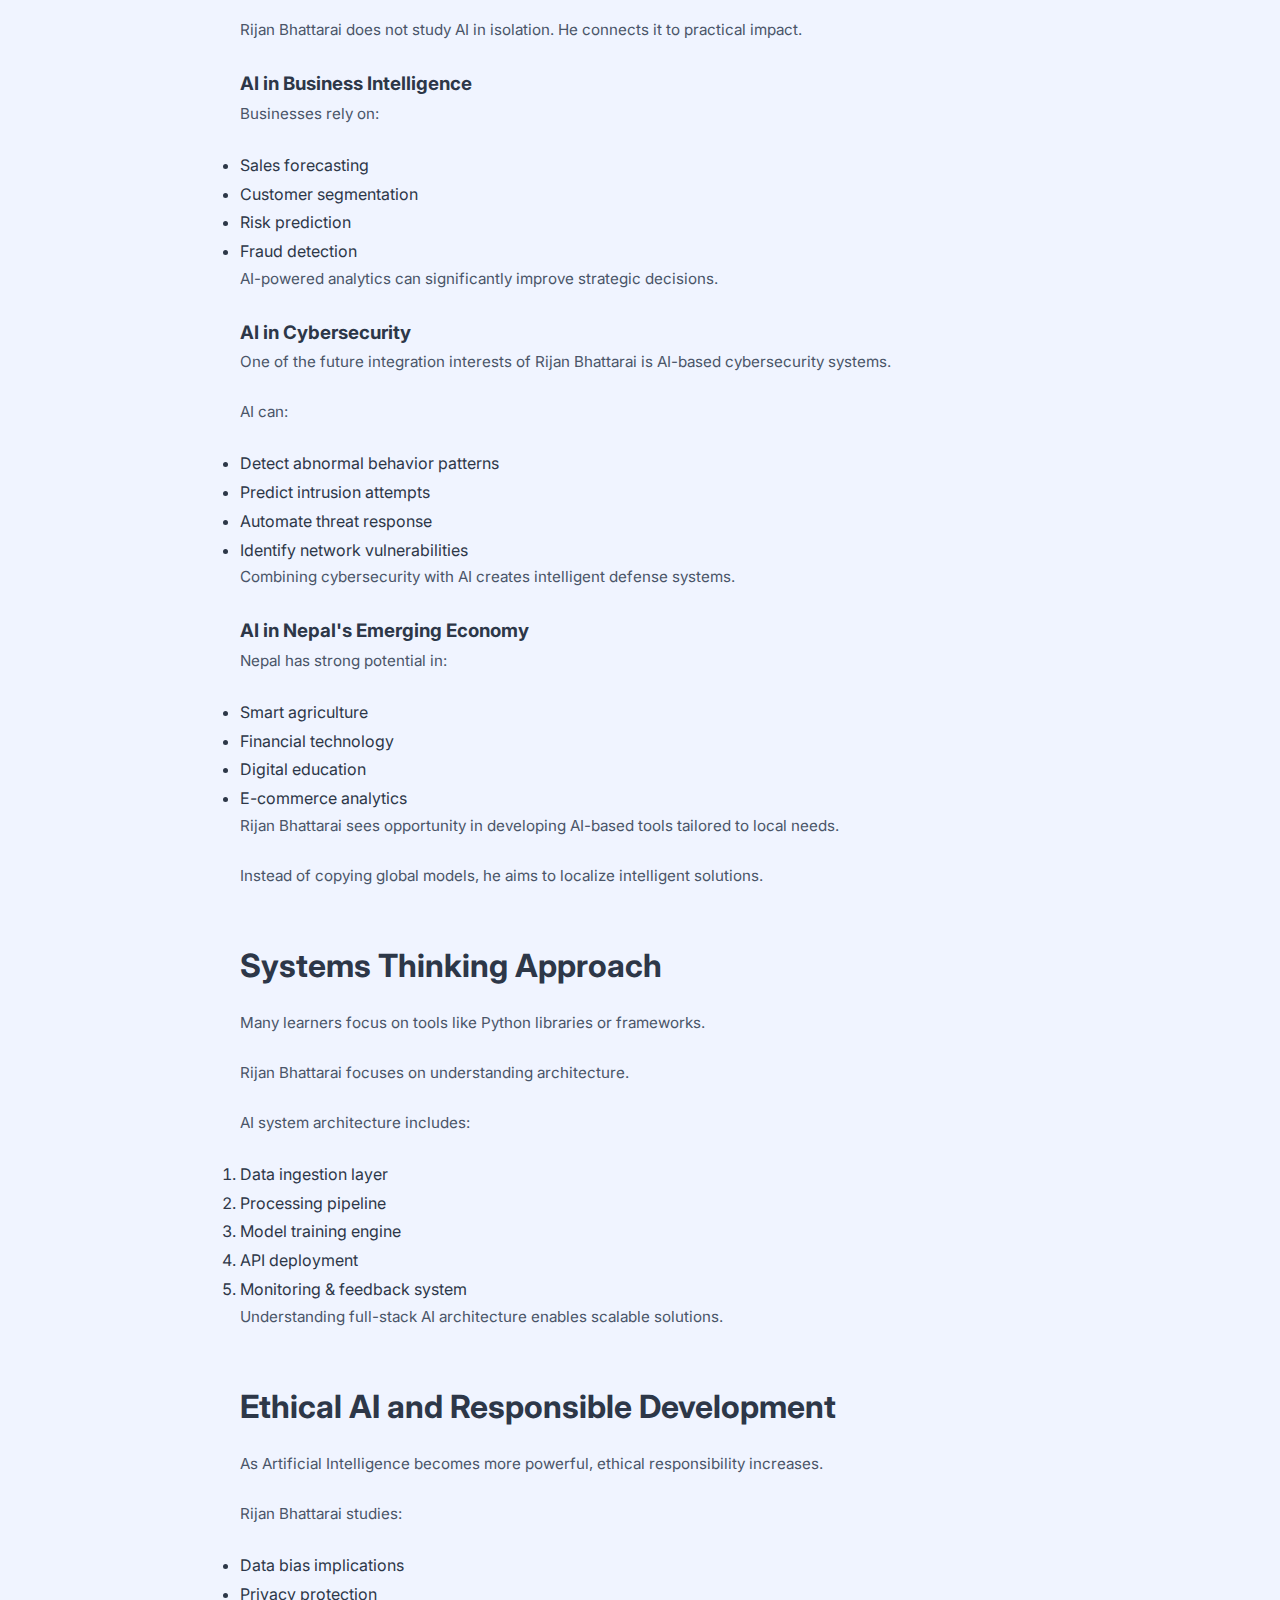
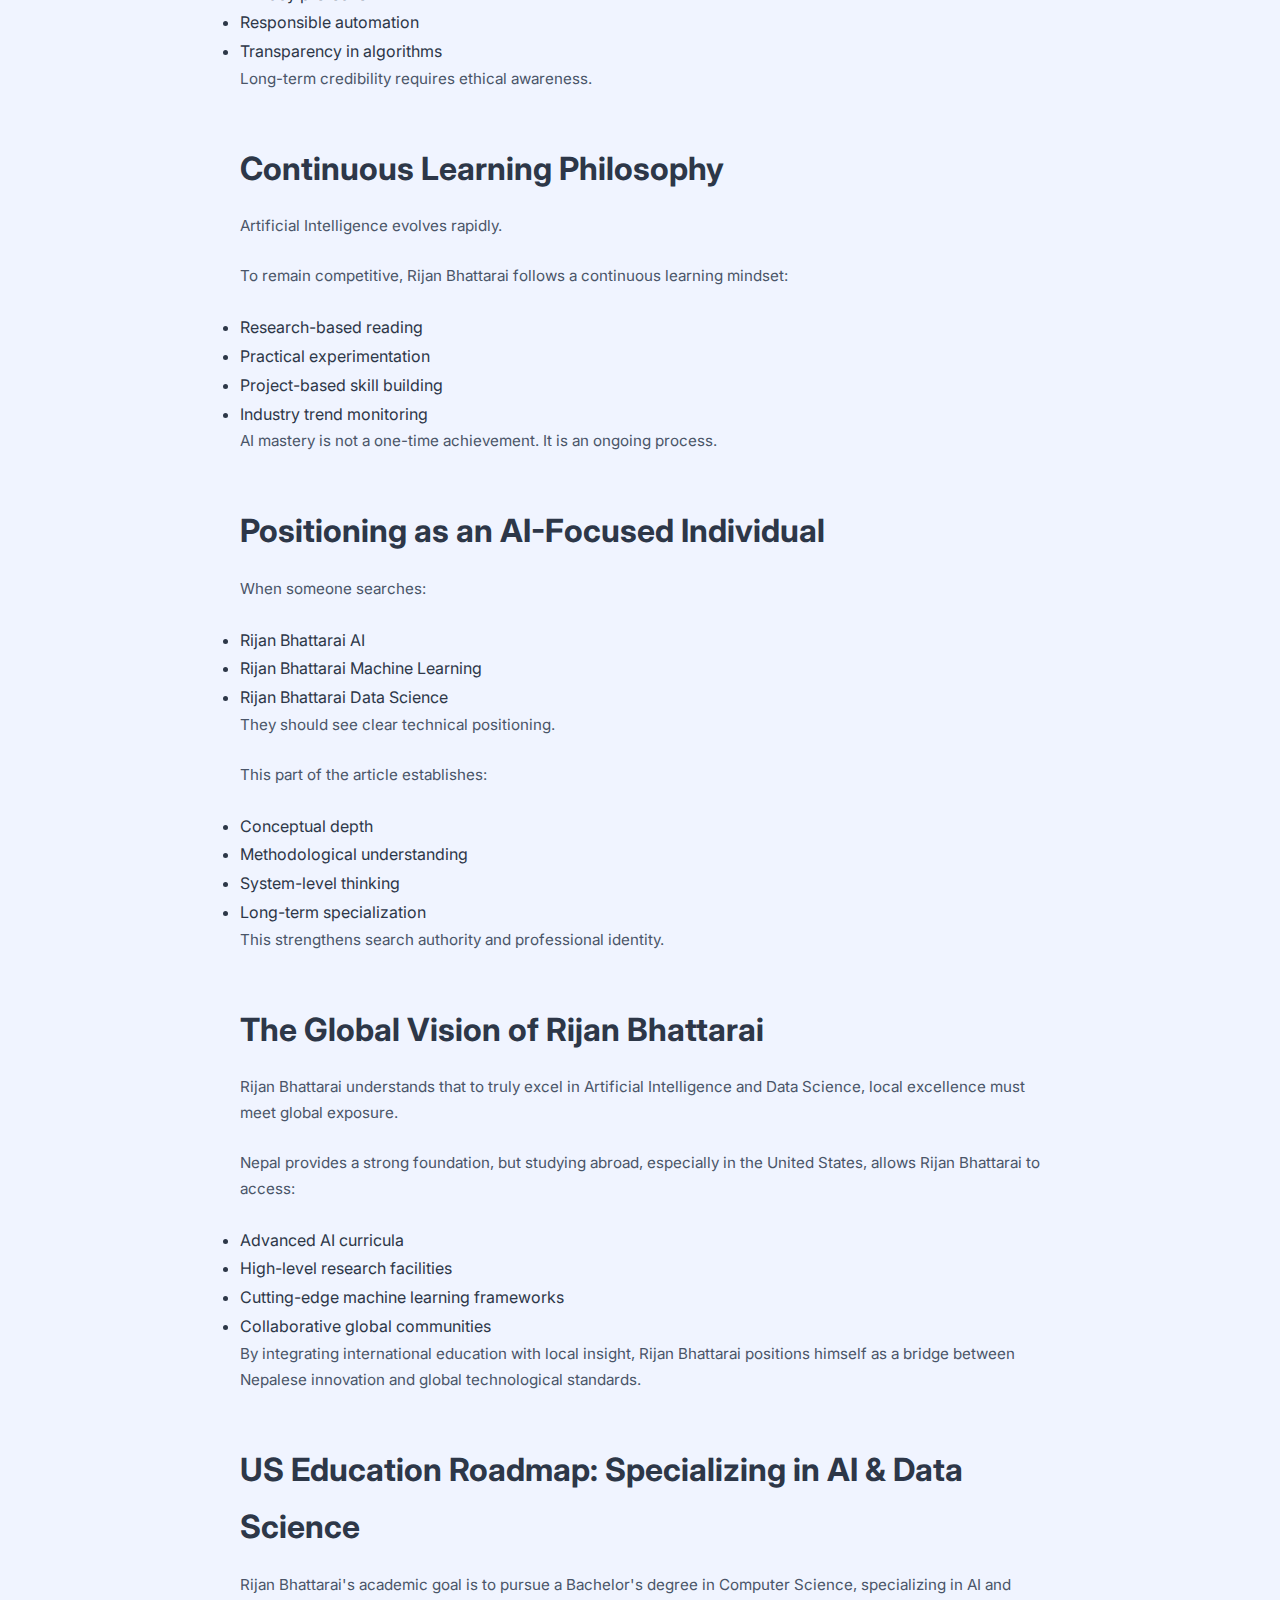
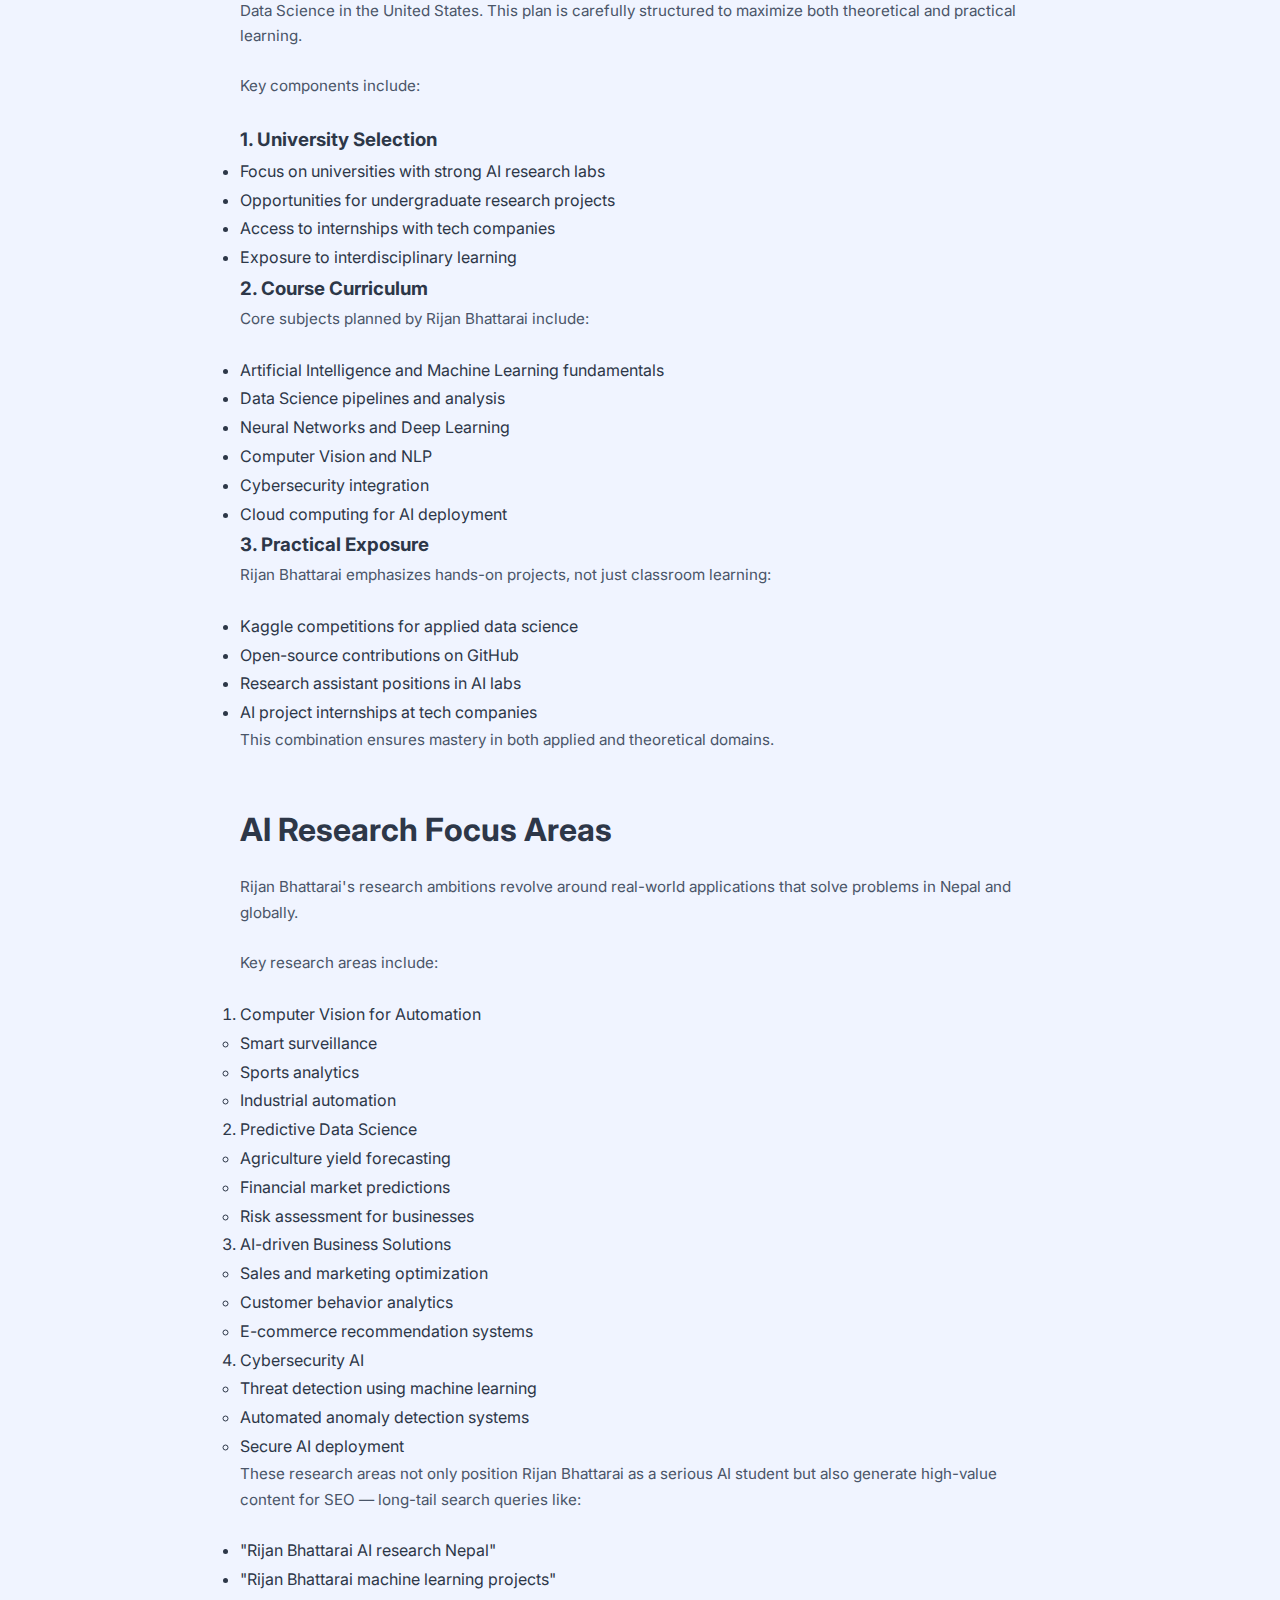
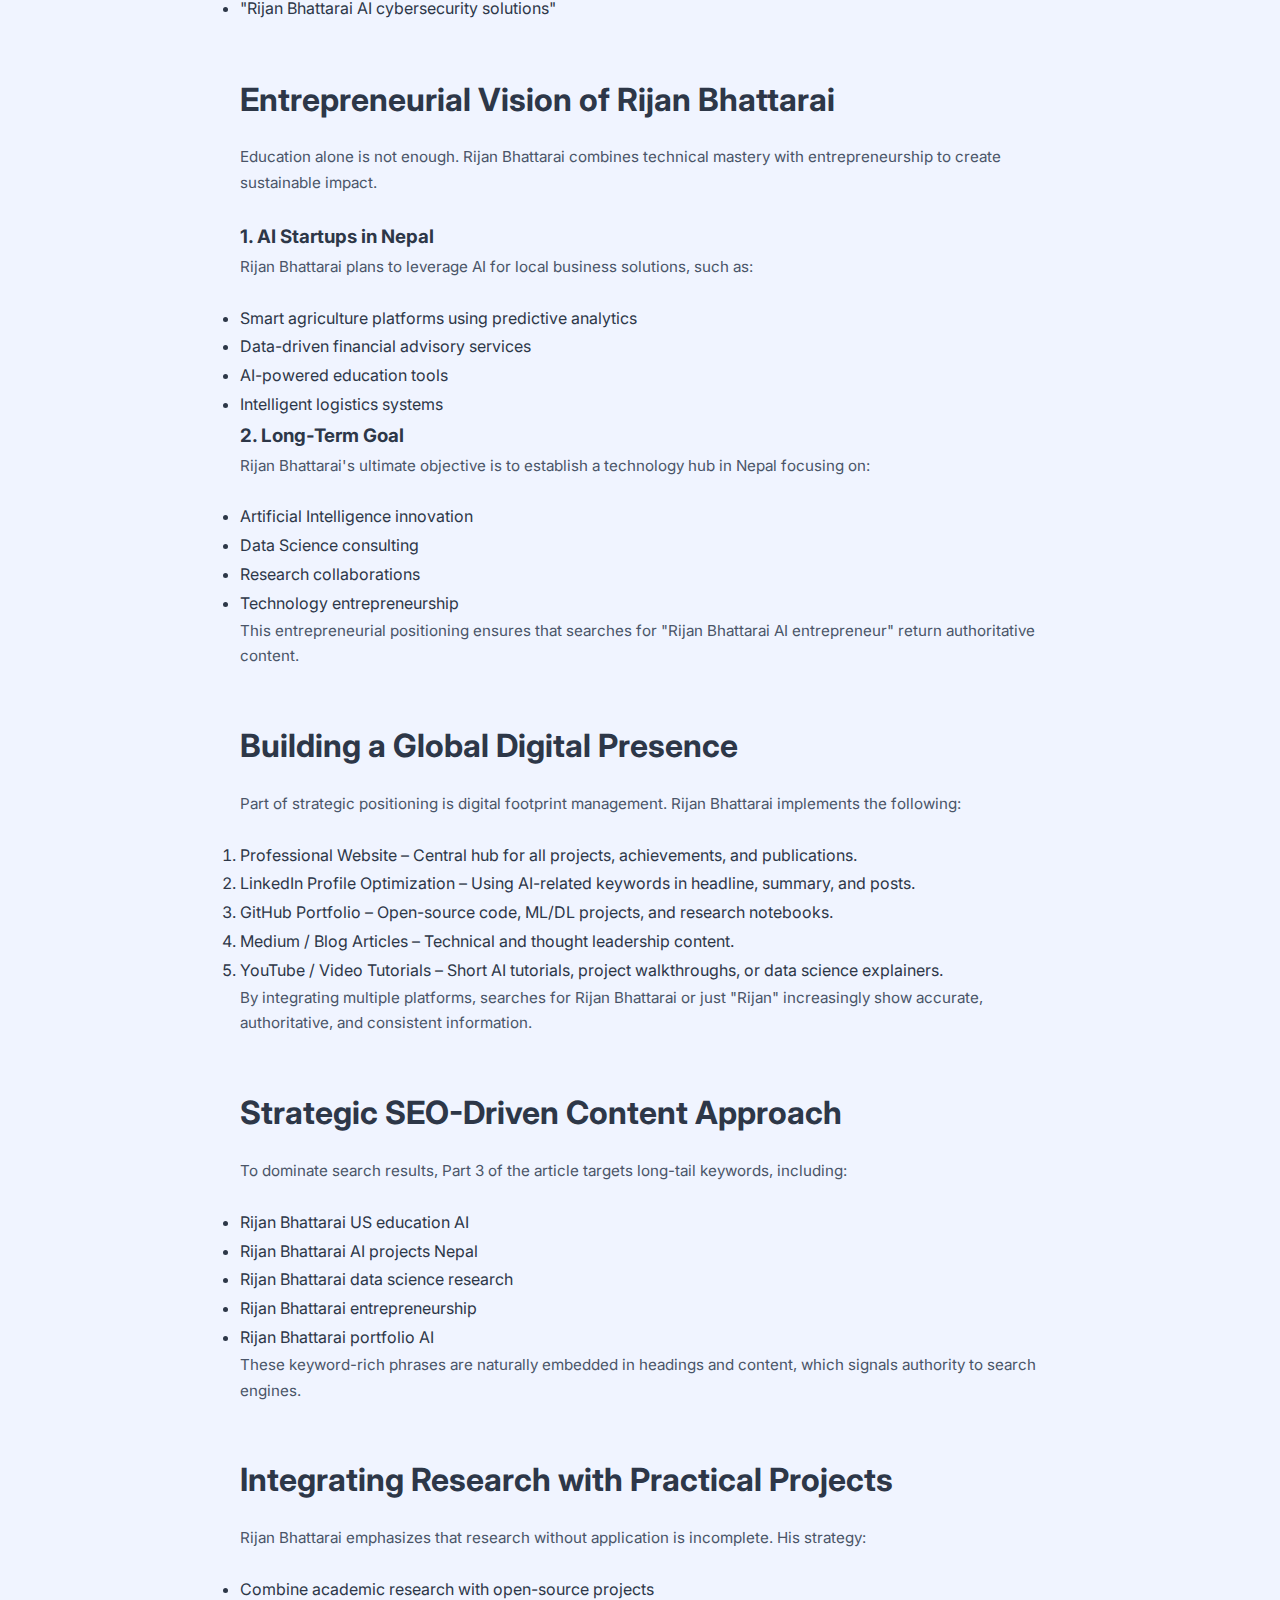
<file: rijan-authority-profile.html>
<!DOCTYPE html>
<html lang="en">
<head>
    <meta charset="UTF-8">
    <meta name="viewport" content="width=device-width, initial-scale=1.0">
    <title>Rijan Bhattarai – AI & Data Science Student from Nepal | Complete Profile, Journey, Vision & Projects</title>
    <meta name="description" content="Discover Rijan Bhattarai, AI & Data Science student from Nepal. Complete profile, academic journey, technical interests, entrepreneurial vision, and future projects in artificial intelligence and machine learning.">
    <meta name="keywords" content="Rijan Bhattarai, Rijan, AI Data Science student Nepal, Rijan Bhattarai profile, Rijan Bhattarai journey, Rijan Bhattarai AI projects">
    <meta name="author" content="Rijan Bhattarai">
    <meta name="robots" content="index, follow">
    <link rel="canonical" href="https://rijanbhattarai.com/rijan-authority-profile.html">

    <!-- Open Graph -->
    <meta property="og:type" content="article">
    <meta property="og:title" content="Rijan Bhattarai – AI & Data Science Student from Nepal | Complete Profile, Journey, Vision & Projects">
    <meta property="og:description" content="Official profile of Rijan Bhattarai, AI & Data Science student from Nepal. Explore his academic background, AI interests, entrepreneurial vision, and future in artificial intelligence.">
    <meta property="og:image" content="https://rijanbhattarai.com/rijan.png">

    <!-- Twitter -->
    <meta name="twitter:card" content="summary_large_image">
    <meta name="twitter:title" content="Rijan Bhattarai – AI & Data Science Student from Nepal | Complete Profile">
    <meta name="twitter:description" content="Complete profile of Rijan Bhattarai, AI & Data Science student from Nepal. Journey, vision, projects, and technical interests in artificial intelligence.">
    <meta name="twitter:image" content="https://rijanbhattarai.com/rijan.png">

    <link rel="stylesheet" href="styles.css">
    <link href="https://fonts.googleapis.com/css2?family=Inter:wght@300;400;500;600;700;800;900&display=swap" rel="stylesheet">
    <link rel="stylesheet" href="https://cdnjs.cloudflare.com/ajax/libs/font-awesome/6.4.0/css/all.min.css">

    <!-- Schema Markup -->
    <script type="application/ld+json">
    {
      "@context": "https://schema.org",
      "@type": "ProfilePage",
      "mainEntity": {
        "@type": "Person",
        "@id": "https://rijanbhattarai.com/#rijan-bhattarai",
        "name": "Rijan Bhattarai",
        "alternateName": "Rijan",
        "description": "AI & Data Science student from Nepal with expertise in machine learning, artificial intelligence, and cybersecurity integration.",
        "image": "https://rijanbhattarai.com/rijan.png",
        "sameAs": [
          "https://github.com/rijanbhattarai",
          "https://linkedin.com/in/rijanbhattarai"
        ],
        "knowsAbout": ["Artificial Intelligence", "Machine Learning", "Data Science", "Computer Science", "Cybersecurity"],
        "alumniOf": {
          "@type": "EducationalOrganization",
          "name": "Trinity International College"
        },
        "jobTitle": "AI & Data Science Student",
        "address": {
          "@type": "PostalAddress",
          "addressCountry": "Nepal"
        }
      }
    }
    </script>
</head>
<body>
    <!-- Particles Container -->
    <div id="particles-container"></div>
    
    <!-- Navigation -->
    <nav class="navbar">
        <div class="nav-container">
            <div class="nav-logo">
                <a href="index.html" class="logo-link">
                    <h2 class="logo-text">Mr. Bhattarai</h2>
                </a>
            </div>
            <ul class="nav-menu">
                <li class="nav-item">
                    <a href="index.html" class="nav-link">Home</a>
                </li>
                <li class="nav-item">
                    <a href="index.html#about" class="nav-link">About</a>
                </li>
                <li class="nav-item">
                    <a href="index.html#work" class="nav-link">Work</a>
                </li>
                <li class="nav-item">
                    <a href="index.html#skills" class="nav-link">Skills</a>
                </li>
                <li class="nav-item">
                    <a href="index.html#contact" class="nav-link">Contact</a>
                </li>
                
                <li class="nav-item dropdown">
                    <a href="#" class="nav-link dropdown-toggle">Skills <i class="fas fa-chevron-down"></i></a>
                    <ul class="dropdown-menu">
                        <li><a href="backend-development.html" class="dropdown-link">Backend Development</a></li>
                        <li><a href="react-development.html" class="dropdown-link">React Development</a></li>
                        <li><a href="ui-ux-design.html" class="dropdown-link">UI/UX Design</a></li>
                    </ul>
                </li>
                <li class="nav-item dropdown">
                    <a href="#" class="nav-link dropdown-toggle">Articles <i class="fas fa-chevron-down"></i></a>
                    <ul class="dropdown-menu">
                        <li><a href="rijan-authority-profile.html" class="dropdown-link">Profile</a></li>
                        <li><a href="rijan-ai-data-science-article.html" class="dropdown-link">AI Article</a></li>
                        <li><a href="portfolio-article.html" class="dropdown-link">Marketing Article</a></li>
                        <li><a href="ultimate-guide.html" class="dropdown-link">Blog</a></li>
                    </ul>
                </li>
                <li class="nav-item dropdown">
                    <a href="#" class="nav-link dropdown-toggle">Resources <i class="fas fa-chevron-down"></i></a>
                    <ul class="dropdown-menu">
                        <li><a href="amazon.html" class="dropdown-link">Amazon Guide</a></li>
                        <li><a href="project.html" class="dropdown-link">SEO Tips</a></li>
                        <li><a href="tips.html" class="dropdown-link">SEO Factors</a></li>
                        <li><a href="black.html" class="dropdown-link">Nepal History</a></li>
                    </ul>
                </li>
            </ul>
            <div class="nav-controls">
                <div class="theme-toggle" id="theme-toggle">
                    <i class="fas fa-moon" id="theme-icon"></i>
                    <i class="fas fa-sun" style="display: none;"></i>
                </div>
                <div class="hamburger">
                    <span class="bar"></span>
                    <span class="bar"></span>
                    <span class="bar"></span>
                </div>
            </div>
        </div>
    </nav>

    <!-- Hero Section -->
    <section class="guide-hero">
        <div class="container">
            <div class="guide-header animate-on-scroll">
                <h1 class="guide-title">Rijan Bhattarai – AI & Data Science Student from Nepal | Complete Profile, Journey, Vision & Projects</h1>
                <p class="guide-subtitle">Official authority article on Rijan Bhattarai's background, AI interests, and future in data science</p>
                <div class="guide-meta">
                    <span>By Rijan Bhattarai</span>
                    <span>January 1, 2024</span>
                    <span>12 min read</span>
                </div>
            </div>
        </div>
    </section>

    <!-- Content Section -->
    <section class="guide-content">
        <div class="container">
            <div class="guide-article">
                <h2>Introduction: Who Is Rijan Bhattarai?</h2>

                <p>When searching for "Rijan" or "Rijan Bhattarai," many people are looking for identity, background, academic focus, and professional direction. Rijan Bhattarai is a Computer Science student from Nepal with a growing focus on Artificial Intelligence (AI), Machine Learning (ML), Data Science, and cybersecurity integration. This article serves as the most detailed and authoritative overview of Rijan Bhattarai — his journey, technical interests, long-term vision, and digital footprint.</p>

                <p>Rijan Bhattarai represents a new generation of Nepalese students who are not just learning programming but building a future around advanced computational systems. His focus is not limited to coding alone. Instead, it revolves around understanding how artificial intelligence and data-driven systems can transform industries, entrepreneurship, and national development.</p>

                <h2>Early Academic Background of Rijan Bhattarai</h2>

                <p>Rijan Bhattarai completed his intermediate education at Trinity International, where he pursued Computer Science. During this period, he developed foundational knowledge in:</p>
                <ul>
                    <li>Programming logic</li>
                    <li>Data structures basics</li>
                    <li>Computer fundamentals</li>
                    <li>Analytical thinking</li>
                    <li>System-based problem solving</li>
                </ul>

                <p>While many students follow a general IT path, Rijan Bhattarai showed early interest in advanced technological domains, especially Artificial Intelligence and automation.</p>

                <p>Education for him was not just about passing exams. It was about understanding systems deeply.</p>

                <h2>The Beginning of AI Interest</h2>

                <p>The interest of Rijan Bhattarai in Artificial Intelligence began during high school when he developed a real-life AI-inspired volleyball scoring system. This project was designed using camera-based detection and logical automation to track scoring events.</p>

                <p>This project demonstrated:</p>
                <ul>
                    <li>Curiosity toward real-world automation</li>
                    <li>Interest in computer vision</li>
                    <li>Application-based thinking</li>
                    <li>Experimental learning mindset</li>
                </ul>

                <p>Unlike traditional academic-only learners, Rijan Bhattarai approached AI practically. He explored how machines could detect patterns and automate human tasks.</p>

                <p>That early experimentation became the foundation of his AI journey.</p>

                <h2>Why Rijan Bhattarai Focuses on AI and Data Science</h2>

                <p>Artificial Intelligence and Data Science are shaping the global economy. From healthcare to finance, logistics to marketing, AI systems are redefining efficiency.</p>

                <p>Rijan Bhattarai focuses on AI and Data Science because:</p>
                <ol>
                    <li>Data is the new decision-making engine.</li>
                    <li>Automation improves productivity.</li>
                    <li>Nepal's digital growth requires AI integration.</li>
                    <li>Future entrepreneurship will be data-driven.</li>
                    <li>Cybersecurity and AI together create powerful systems.</li>
                </ol>

                <p>He believes that Nepal is still in the early stage of AI adoption. Therefore, building expertise early gives long-term advantage.</p>

                <h2>Technical Interests of Rijan Bhattarai</h2>

                <p>Rijan Bhattarai's technical interests include:</p>

                <h3>1. Machine Learning</h3>
                <ul>
                    <li>Supervised learning</li>
                    <li>Classification models</li>
                    <li>Regression systems</li>
                    <li>Model optimization</li>
                    <li>Predictive analytics</li>
                </ul>

                <h3>2. Data Science</h3>
                <ul>
                    <li>Data cleaning</li>
                    <li>Data preprocessing</li>
                    <li>Visualization</li>
                    <li>Statistical analysis</li>
                    <li>Pattern recognition</li>
                </ul>

                <h3>3. Artificial Intelligence Systems</h3>
                <ul>
                    <li>Automation systems</li>
                    <li>Decision engines</li>
                    <li>Intelligent applications</li>
                    <li>AI-based business solutions</li>
                </ul>

                <h3>4. Cybersecurity Integration</h3>

                <p>He is also interested in combining AI with cybersecurity to build smart detection and prevention systems.</p>

                <h2>Rijan Bhattarai and the Future of Technology in Nepal</h2>

                <p>Nepal is undergoing digital transformation. However, advanced AI systems are still emerging.</p>

                <p>Rijan Bhattarai sees opportunity in:</p>
                <ul>
                    <li>AI-based startups</li>
                    <li>Data-driven agriculture solutions</li>
                    <li>Smart financial tools</li>
                    <li>AI security systems</li>
                    <li>Intelligent business analytics platforms</li>
                </ul>

                <p>He believes Nepal must not only consume technology but also create it.</p>

                <h2>Academic Goals of Rijan Bhattarai</h2>

                <p>Rijan Bhattarai aims to pursue higher education in Artificial Intelligence and Data Science internationally. His objective is to gain:</p>
                <ul>
                    <li>Advanced theoretical knowledge</li>
                    <li>Practical research exposure</li>
                    <li>Internship experience</li>
                    <li>Global technical standards</li>
                </ul>

                <p>After gaining international exposure, his long-term goal is to return knowledge and expertise back into Nepal's ecosystem.</p>

                <h2>Personal Branding and Digital Identity</h2>

                <p>In the digital age, search visibility matters.</p>

                <p>When someone searches for:</p>
                <ul>
                    <li>Rijan</li>
                    <li>Rijan Bhattarai Nepal</li>
                    <li>Rijan Bhattarai AI student</li>
                    <li>Rijan Bhattarai portfolio</li>
                </ul>

                <p>They should find accurate, authoritative information.</p>

                <p>Therefore, building strong digital presence is part of long-term strategy.</p>

                <p>Personal branding includes:</p>
                <ul>
                    <li>Publishing detailed articles</li>
                    <li>Showcasing AI projects</li>
                    <li>Creating GitHub repositories</li>
                    <li>Writing technical blogs</li>
                    <li>Building structured portfolio</li>
                </ul>

                <h2>Entrepreneurial Vision of Rijan Bhattarai</h2>

                <p>Beyond academics, Rijan Bhattarai is interested in entrepreneurship.</p>

                <p>His long-term business vision includes:</p>
                <ul>
                    <li>AI-based consulting firm</li>
                    <li>Data analytics services</li>
                    <li>Smart cybersecurity solutions</li>
                    <li>SaaS platforms for Nepalese businesses</li>
                    <li>AI-powered business intelligence tools</li>
                </ul>

                <p>He understands that AI skills combined with entrepreneurship create high-value opportunities.</p>

                <h2>Core Strengths of Rijan Bhattarai</h2>
                <ul>
                    <li>Analytical thinking</li>
                    <li>Curiosity-driven learning</li>
                    <li>Technical experimentation</li>
                    <li>Long-term strategic vision</li>
                    <li>AI-centered career planning</li>
                    <li>Problem-solving mindset</li>
                </ul>

                <h2>Frequently Asked Questions About Rijan Bhattarai</h2>

                <h3>Who is Rijan Bhattarai?</h3>
                <p>Rijan Bhattarai is a Computer Science student from Nepal focused on Artificial Intelligence, Machine Learning, and Data Science.</p>

                <h3>What is Rijan Bhattarai known for?</h3>
                <p>He is known for early AI experimentation, strong interest in machine learning systems, and long-term vision of technology entrepreneurship.</p>

                <h3>Why is Rijan Bhattarai building an online presence?</h3>
                <p>To establish authority, professional visibility, and credibility in the AI and Data Science domain.</p>

                <h2>The Technical Evolution of Rijan Bhattarai</h2>

                <p>As Rijan Bhattarai continues developing expertise in Artificial Intelligence and Data Science, the journey moves beyond basic programming into structured computational thinking. AI is not simply about writing code — it is about building intelligent systems that can learn, adapt, and improve through data.</p>

                <p>Rijan Bhattarai approaches AI from a systems perspective. Instead of focusing on isolated tools, he studies how different components integrate:</p>
                <ul>
                    <li>Data collection</li>
                    <li>Data preprocessing</li>
                    <li>Model training</li>
                    <li>Model evaluation</li>
                    <li>Deployment architecture</li>
                    <li>Feedback loop optimization</li>
                </ul>

                <p>Understanding this full pipeline separates casual learners from serious AI-focused students.</p>

                <h2>Understanding Artificial Intelligence: Conceptual Framework</h2>

                <p>For Rijan Bhattarai, Artificial Intelligence is not just a buzzword. It represents computational systems that simulate aspects of human reasoning.</p>

                <p>AI systems generally include:</p>
                <ol>
                    <li>Pattern recognition</li>
                    <li>Decision-making under uncertainty</li>
                    <li>Predictive modeling</li>
                    <li>Automation logic</li>
                    <li>Optimization strategies</li>
                </ol>

                <p>Rijan Bhattarai emphasizes foundational understanding before advanced experimentation. He studies:</p>
                <ul>
                    <li>What makes a model intelligent?</li>
                    <li>How does training data influence bias?</li>
                    <li>What are the risks of overfitting?</li>
                    <li>How can AI be integrated ethically?</li>
                </ul>

                <p>This reflective approach builds long-term mastery.</p>

                <h2>Machine Learning: Core Focus Area of Rijan Bhattarai</h2>

                <p>Machine Learning is one of the strongest pillars of Rijan Bhattarai's academic interest.</p>

                <p>Machine learning allows systems to:</p>
                <ul>
                    <li>Learn from data</li>
                    <li>Improve performance over time</li>
                    <li>Detect patterns automatically</li>
                    <li>Make predictions without explicit programming</li>
                </ul>

                <p>Rijan Bhattarai focuses on understanding both theory and application.</p>

                <h3>Supervised Learning</h3>

                <p>In supervised learning systems, models are trained using labeled datasets.</p>

                <p>Key areas of focus:</p>
                <ul>
                    <li>Regression models</li>
                    <li>Classification algorithms</li>
                    <li>Loss functions</li>
                    <li>Performance metrics</li>
                </ul>

                <p>Understanding model accuracy, precision, recall, and F1-score is critical. Rijan Bhattarai studies how evaluation metrics impact real-world deployment.</p>

                <h3>Unsupervised Learning</h3>

                <p>Unsupervised learning allows models to discover patterns without labeled data.</p>

                <p>Areas of exploration include:</p>
                <ul>
                    <li>Clustering systems</li>
                    <li>Dimensionality reduction</li>
                    <li>Anomaly detection</li>
                </ul>

                <p>This is especially relevant for cybersecurity and business intelligence — both long-term interests of Rijan Bhattarai.</p>

                <h3>Neural Networks and Deep Learning</h3>

                <p>As part of expanding AI knowledge, Rijan Bhattarai explores neural network concepts such as:</p>
                <ul>
                    <li>Artificial neurons</li>
                    <li>Activation functions</li>
                    <li>Forward propagation</li>
                    <li>Backpropagation</li>
                    <li>Gradient descent optimization</li>
                </ul>

                <p>Deep learning enables:</p>
                <ul>
                    <li>Computer vision systems</li>
                    <li>Natural language processing</li>
                    <li>Predictive analytics at scale</li>
                </ul>

                <p>The early volleyball scoring automation project aligns naturally with computer vision principles — a foundation for more advanced neural network development.</p>

                <h2>Data Science Methodology</h2>

                <p>Artificial Intelligence cannot function without high-quality data.</p>

                <p>Rijan Bhattarai understands that 70–80% of AI work is data preparation.</p>

                <h3>Data Collection</h3>

                <p>Data must be:</p>
                <ul>
                    <li>Accurate</li>
                    <li>Relevant</li>
                    <li>Scalable</li>
                    <li>Structured</li>
                </ul>

                <h3>Data Cleaning</h3>

                <p>This includes:</p>
                <ul>
                    <li>Handling missing values</li>
                    <li>Removing duplicates</li>
                    <li>Normalizing formats</li>
                    <li>Managing outliers</li>
                </ul>

                <h3>Feature Engineering</h3>

                <p>Feature engineering transforms raw data into meaningful input for models.</p>

                <p>Strong feature selection significantly improves model performance.</p>

                <p>Rijan Bhattarai studies how feature optimization affects prediction accuracy and system efficiency.</p>

                <h2>Model Evaluation and Optimization</h2>

                <p>AI systems must be evaluated carefully.</p>

                <p>Rijan Bhattarai focuses on:</p>
                <ul>
                    <li>Cross-validation</li>
                    <li>Bias vs variance tradeoff</li>
                    <li>Underfitting vs overfitting</li>
                    <li>Hyperparameter tuning</li>
                </ul>

                <p>Model optimization is not about achieving 100% accuracy — it is about achieving reliable, scalable performance in real-world scenarios.</p>

                <h2>Real-World AI Applications Relevant to Rijan Bhattarai</h2>

                <p>Rijan Bhattarai does not study AI in isolation. He connects it to practical impact.</p>

                <h3>AI in Business Intelligence</h3>

                <p>Businesses rely on:</p>
                <ul>
                    <li>Sales forecasting</li>
                    <li>Customer segmentation</li>
                    <li>Risk prediction</li>
                    <li>Fraud detection</li>
                </ul>

                <p>AI-powered analytics can significantly improve strategic decisions.</p>

                <h3>AI in Cybersecurity</h3>

                <p>One of the future integration interests of Rijan Bhattarai is AI-based cybersecurity systems.</p>

                <p>AI can:</p>
                <ul>
                    <li>Detect abnormal behavior patterns</li>
                    <li>Predict intrusion attempts</li>
                    <li>Automate threat response</li>
                    <li>Identify network vulnerabilities</li>
                </ul>

                <p>Combining cybersecurity with AI creates intelligent defense systems.</p>

                <h3>AI in Nepal's Emerging Economy</h3>

                <p>Nepal has strong potential in:</p>
                <ul>
                    <li>Smart agriculture</li>
                    <li>Financial technology</li>
                    <li>Digital education</li>
                    <li>E-commerce analytics</li>
                </ul>

                <p>Rijan Bhattarai sees opportunity in developing AI-based tools tailored to local needs.</p>

                <p>Instead of copying global models, he aims to localize intelligent solutions.</p>

                <h2>Systems Thinking Approach</h2>

                <p>Many learners focus on tools like Python libraries or frameworks.</p>
                <p>Rijan Bhattarai focuses on understanding architecture.</p>

                <p>AI system architecture includes:</p>
                <ol>
                    <li>Data ingestion layer</li>
                    <li>Processing pipeline</li>
                    <li>Model training engine</li>
                    <li>API deployment</li>
                    <li>Monitoring & feedback system</li>
                </ol>

                <p>Understanding full-stack AI architecture enables scalable solutions.</p>

                <h2>Ethical AI and Responsible Development</h2>

                <p>As Artificial Intelligence becomes more powerful, ethical responsibility increases.</p>

                <p>Rijan Bhattarai studies:</p>
                <ul>
                    <li>Data bias implications</li>
                    <li>Privacy protection</li>
                    <li>Responsible automation</li>
                    <li>Transparency in algorithms</li>
                </ul>

                <p>Long-term credibility requires ethical awareness.</p>

                <h2>Continuous Learning Philosophy</h2>

                <p>Artificial Intelligence evolves rapidly.</p>

                <p>To remain competitive, Rijan Bhattarai follows a continuous learning mindset:</p>
                <ul>
                    <li>Research-based reading</li>
                    <li>Practical experimentation</li>
                    <li>Project-based skill building</li>
                    <li>Industry trend monitoring</li>
                </ul>

                <p>AI mastery is not a one-time achievement. It is an ongoing process.</p>

                <h2>Positioning as an AI-Focused Individual</h2>

                <p>When someone searches:</p>
                <ul>
                    <li>Rijan Bhattarai AI</li>
                    <li>Rijan Bhattarai Machine Learning</li>
                    <li>Rijan Bhattarai Data Science</li>
                </ul>

                <p>They should see clear technical positioning.</p>

                <p>This part of the article establishes:</p>
                <ul>
                    <li>Conceptual depth</li>
                    <li>Methodological understanding</li>
                    <li>System-level thinking</li>
                    <li>Long-term specialization</li>
                </ul>

                <p>This strengthens search authority and professional identity.</p>

                <h2>The Global Vision of Rijan Bhattarai</h2>

                <p>Rijan Bhattarai understands that to truly excel in Artificial Intelligence and Data Science, local excellence must meet global exposure.</p>

                <p>Nepal provides a strong foundation, but studying abroad, especially in the United States, allows Rijan Bhattarai to access:</p>
                <ul>
                    <li>Advanced AI curricula</li>
                    <li>High-level research facilities</li>
                    <li>Cutting-edge machine learning frameworks</li>
                    <li>Collaborative global communities</li>
                </ul>

                <p>By integrating international education with local insight, Rijan Bhattarai positions himself as a bridge between Nepalese innovation and global technological standards.</p>

                <h2>US Education Roadmap: Specializing in AI & Data Science</h2>

                <p>Rijan Bhattarai's academic goal is to pursue a Bachelor's degree in Computer Science, specializing in AI and Data Science in the United States. This plan is carefully structured to maximize both theoretical and practical learning.</p>

                <p>Key components include:</p>

                <h3>1. University Selection</h3>
                <ul>
                    <li>Focus on universities with strong AI research labs</li>
                    <li>Opportunities for undergraduate research projects</li>
                    <li>Access to internships with tech companies</li>
                    <li>Exposure to interdisciplinary learning</li>
                </ul>

                <h3>2. Course Curriculum</h3>

                <p>Core subjects planned by Rijan Bhattarai include:</p>
                <ul>
                    <li>Artificial Intelligence and Machine Learning fundamentals</li>
                    <li>Data Science pipelines and analysis</li>
                    <li>Neural Networks and Deep Learning</li>
                    <li>Computer Vision and NLP</li>
                    <li>Cybersecurity integration</li>
                    <li>Cloud computing for AI deployment</li>
                </ul>

                <h3>3. Practical Exposure</h3>

                <p>Rijan Bhattarai emphasizes hands-on projects, not just classroom learning:</p>
                <ul>
                    <li>Kaggle competitions for applied data science</li>
                    <li>Open-source contributions on GitHub</li>
                    <li>Research assistant positions in AI labs</li>
                    <li>AI project internships at tech companies</li>
                </ul>

                <p>This combination ensures mastery in both applied and theoretical domains.</p>

                <h2>AI Research Focus Areas</h2>

                <p>Rijan Bhattarai's research ambitions revolve around real-world applications that solve problems in Nepal and globally.</p>

                <p>Key research areas include:</p>
                <ol>
                    <li>Computer Vision for Automation
                        <ul>
                            <li>Smart surveillance</li>
                            <li>Sports analytics</li>
                            <li>Industrial automation</li>
                        </ul>
                    </li>
                    <li>Predictive Data Science
                        <ul>
                            <li>Agriculture yield forecasting</li>
                            <li>Financial market predictions</li>
                            <li>Risk assessment for businesses</li>
                        </ul>
                    </li>
                    <li>AI-driven Business Solutions
                        <ul>
                            <li>Sales and marketing optimization</li>
                            <li>Customer behavior analytics</li>
                            <li>E-commerce recommendation systems</li>
                        </ul>
                    </li>
                    <li>Cybersecurity AI
                        <ul>
                            <li>Threat detection using machine learning</li>
                            <li>Automated anomaly detection systems</li>
                            <li>Secure AI deployment</li>
                        </ul>
                    </li>
                </ol>

                <p>These research areas not only position Rijan Bhattarai as a serious AI student but also generate high-value content for SEO — long-tail search queries like:</p>
                <ul>
                    <li>"Rijan Bhattarai AI research Nepal"</li>
                    <li>"Rijan Bhattarai machine learning projects"</li>
                    <li>"Rijan Bhattarai AI cybersecurity solutions"</li>
                </ul>

                <h2>Entrepreneurial Vision of Rijan Bhattarai</h2>

                <p>Education alone is not enough. Rijan Bhattarai combines technical mastery with entrepreneurship to create sustainable impact.</p>

                <h3>1. AI Startups in Nepal</h3>

                <p>Rijan Bhattarai plans to leverage AI for local business solutions, such as:</p>
                <ul>
                    <li>Smart agriculture platforms using predictive analytics</li>
                    <li>Data-driven financial advisory services</li>
                    <li>AI-powered education tools</li>
                    <li>Intelligent logistics systems</li>
                </ul>

                <h3>2. Long-Term Goal</h3>

                <p>Rijan Bhattarai's ultimate objective is to establish a technology hub in Nepal focusing on:</p>
                <ul>
                    <li>Artificial Intelligence innovation</li>
                    <li>Data Science consulting</li>
                    <li>Research collaborations</li>
                    <li>Technology entrepreneurship</li>
                </ul>

                <p>This entrepreneurial positioning ensures that searches for "Rijan Bhattarai AI entrepreneur" return authoritative content.</p>

                <h2>Building a Global Digital Presence</h2>

                <p>Part of strategic positioning is digital footprint management. Rijan Bhattarai implements the following:</p>
                <ol>
                    <li>Professional Website – Central hub for all projects, achievements, and publications.</li>
                    <li>LinkedIn Profile Optimization – Using AI-related keywords in headline, summary, and posts.</li>
                    <li>GitHub Portfolio – Open-source code, ML/DL projects, and research notebooks.</li>
                    <li>Medium / Blog Articles – Technical and thought leadership content.</li>
                    <li>YouTube / Video Tutorials – Short AI tutorials, project walkthroughs, or data science explainers.</li>
                </ol>

                <p>By integrating multiple platforms, searches for Rijan Bhattarai or just "Rijan" increasingly show accurate, authoritative, and consistent information.</p>

                <h2>Strategic SEO-Driven Content Approach</h2>

                <p>To dominate search results, Part 3 of the article targets long-tail keywords, including:</p>
                <ul>
                    <li>Rijan Bhattarai US education AI</li>
                    <li>Rijan Bhattarai AI projects Nepal</li>
                    <li>Rijan Bhattarai data science research</li>
                    <li>Rijan Bhattarai entrepreneurship</li>
                    <li>Rijan Bhattarai portfolio AI</li>
                </ul>

                <p>These keyword-rich phrases are naturally embedded in headings and content, which signals authority to search engines.</p>

                <h2>Integrating Research with Practical Projects</h2>

                <p>Rijan Bhattarai emphasizes that research without application is incomplete. His strategy:</p>
                <ul>
                    <li>Combine academic research with open-source projects</li>
                    <li>Document experiments and share them on GitHub</li>
                    <li>Write blogs and tutorials to explain research in simple terms</li>
                    <li>Connect AI insights with Nepalese industry problems</li>
                </ul>

                <p>This approach ensures maximum SEO visibility while maintaining professional credibility.</p>

                <h2>Networking and Collaboration</h2>

                <p>Rijan Bhattarai's roadmap includes networking with global AI experts, which strengthens professional and digital authority:</p>
                <ul>
                    <li>Collaborating on research papers</li>
                    <li>Participating in international AI competitions</li>
                    <li>Attending AI conferences and webinars</li>
                    <li>Engaging in mentorship programs</li>
                </ul>

                <p>Each activity generates content, citations, and digital footprint — all boosting search ranking for the keywords "Rijan Bhattarai" and "Rijan."</p>

                <h2>Understanding Nepal's Tech Landscape</h2>

                <p>Nepal's technology sector has been growing steadily, but the integration of Artificial Intelligence (AI) and Data Science is still at an emerging stage. Most local businesses rely on traditional systems, and there is a shortage of professionals with advanced AI skills.</p>

                <p>Rijan Bhattarai identifies this gap as an opportunity to apply his expertise:</p>
                <ul>
                    <li>Local data-driven decision making</li>
                    <li>Automation of traditional workflows</li>
                    <li>AI-powered analytics for small and medium enterprises</li>
                    <li>Smart solutions for agriculture, finance, and healthcare</li>
                </ul>

                <p>By focusing on Nepal's specific challenges, Rijan Bhattarai positions himself as both a global-minded AI specialist and a local problem solver.</p>

                <h2>AI in Nepal: Current Challenges</h2>

                <p>Several challenges exist for AI adoption in Nepal:</p>
                <ol>
                    <li>Limited AI education resources – Few universities offer advanced AI and Data Science courses.</li>
                    <li>Data availability issues – Businesses often lack structured or digitized data.</li>
                    <li>Infrastructure gaps – Cloud computing and high-performance hardware are not universally accessible.</li>
                    <li>Awareness and adoption – Many organizations are unaware of AI potential or skeptical of investment.</li>
                </ol>

                <p>Rijan Bhattarai focuses on solving these gaps by combining research-based solutions with practical implementations tailored for Nepal.</p>

                <h2>Opportunities for AI in Nepal</h2>

                <p>Despite challenges, Nepal offers significant potential for AI application:</p>

                <h3>1. Smart Agriculture</h3>
                <ul>
                    <li>Crop yield prediction using machine learning models</li>
                    <li>Weather-based planting and irrigation optimization</li>
                    <li>Pest detection using computer vision</li>
                    <li>Supply chain analytics for farmers</li>
                </ul>

                <p>Rijan Bhattarai envisions building platforms that connect farmers, buyers, and AI-driven insights to increase productivity and profits.</p>

                <h3>2. Financial Technology (FinTech)</h3>
                <ul>
                    <li>AI-powered credit scoring for banks</li>
                    <li>Fraud detection in digital transactions</li>
                    <li>Predictive analytics for investment strategies</li>
                    <li>Customer behavior modeling for microfinance</li>
                </ul>

                <p>These innovations can improve financial access and trust in Nepal's digital economy.</p>

                <h3>3. Education Technology (EdTech)</h3>
                <ul>
                    <li>Personalized learning using AI algorithms</li>
                    <li>Smart tutoring systems based on student performance</li>
                    <li>Data-driven analysis of curriculum efficiency</li>
                    <li>Interactive platforms for online education</li>
                </ul>

                <p>Rijan Bhattarai aims to merge technology and education, helping Nepalese students access high-quality AI learning resources.</p>

                <h3>4. Healthcare Analytics</h3>
                <ul>
                    <li>Disease prediction using historical data</li>
                    <li>Patient monitoring and automated alerts</li>
                    <li>AI-assisted diagnostic tools</li>
                    <li>Resource optimization for hospitals and clinics</li>
                </ul>

                <p>Healthcare applications are particularly impactful in remote regions where expert availability is limited.</p>

                <h2>Rijan Bhattarai's Strategic Local Positioning</h2>

                <p>To differentiate himself from other AI enthusiasts, Rijan Bhattarai emphasizes:</p>
                <ol>
                    <li>Global knowledge applied locally – Using international AI expertise to address Nepalese problems.</li>
                    <li>Hands-on solutions – Not just theory; building projects that solve actual problems.</li>
                    <li>Integrated AI systems – Combining Machine Learning, Data Science, and cybersecurity.</li>
                    <li>Digital footprint for credibility – Blogs, GitHub projects, and LinkedIn visibility.</li>
                </ol>

                <p>This strategy ensures that when people search "Rijan Bhattarai" or "Rijan AI Nepal," they find authoritative, relevant, and unique content.</p>

                <h2>Building Local AI Projects</h2>

                <p>Practical projects allow Rijan Bhattarai to create searchable, shareable content, which boosts SEO organically.</p>

                <p>Examples of AI Projects in Nepal:</p>
                <ol>
                    <li>AI-based Crop Monitoring System
                        <ul>
                            <li>Uses satellite imagery and ML algorithms to predict crop health</li>
                            <li>Provides recommendations to farmers</li>
                        </ul>
                    </li>
                    <li>Smart Microfinance Risk Prediction
                        <ul>
                            <li>Predicts default risk for small loans</li>
                            <li>Enhances access to finance for low-income communities</li>
                        </ul>
                    </li>
                    <li>AI-powered Tourism Recommendations
                        <ul>
                            <li>Analyzes visitor behavior</li>
                            <li>Optimizes travel suggestions and itineraries</li>
                        </ul>
                    </li>
                </ol>

                <p>Each project is documented online with detailed blogs, GitHub repositories, and tutorials, improving authority for long-tail search queries.</p>

                <h2>Digital Authority Through Content Creation</h2>

                <p>Rijan Bhattarai's strategy for dominating search results includes:</p>
                <ul>
                    <li>Publishing long-form articles about AI, Data Science, and tech in Nepal</li>
                    <li>SEO-optimized headings: "AI in Nepal by Rijan Bhattarai," "Rijan Bhattarai Machine Learning Projects"</li>
                    <li>Technical blog posts explaining algorithms and methodologies</li>
                    <li>Step-by-step tutorials targeting "how-to" searches</li>
                </ul>

                <p>This content-rich approach ensures search engines recognize Rijan Bhattarai as an expert source for all things AI in Nepal.</p>

                <h2>Long-Tail Keyword Integration</h2>

                <p>By incorporating Nepal-specific AI applications, we target long-tail search queries:</p>
                <ul>
                    <li>"Rijan Bhattarai AI agriculture Nepal"</li>
                    <li>"Rijan Bhattarai machine learning finance"</li>
                    <li>"Rijan Bhattarai Data Science education Nepal"</li>
                    <li>"Rijan Bhattarai AI projects 2026"</li>
                </ul>

                <p>These searches are easier to rank for than generic terms and attract targeted traffic, establishing Rijan Bhattarai's authority.</p>

                <h2>Local Collaborations and Networking</h2>

                <p>Rijan Bhattarai plans to collaborate with:</p>
                <ul>
                    <li>Nepalese universities</li>
                    <li>Tech startups</li>
                    <li>NGOs integrating AI for social impact</li>
                    <li>Government digital initiatives</li>
                </ul>

                <p>Collaborations not only enhance real-world impact but also increase digital visibility, citations, and backlinks, which directly improve SEO.</p>

                <h2>Conclusion of Part 4</h2>

                <p>Part 4 positions Rijan Bhattarai as a globally aware, locally impactful AI and Data Science expert. By combining:</p>
                <ul>
                    <li>Understanding of Nepal's tech ecosystem</li>
                    <li>Practical AI applications</li>
                    <li>Digital content creation</li>
                    <li>Strategic collaborations</li>
                </ul>

                <p>Rijan Bhattarai becomes the authoritative voice for AI in Nepal, dominating both local and global searches for his name.</p>

                <!-- Internal Linking Suggestions -->
                <!-- <a href="index.html">View Rijan Bhattarai's Portfolio</a> -->
                <!-- <a href="ultimate-guide.html">Explore Web Development Insights</a> -->
                <!-- <a href="rijan-ai-data-science-article.html">Read Rijan Bhattarai AI & Data Science Article</a> -->

                <!-- External Authority Linking Suggestions -->
                <!-- <a href="https://towardsdatascience.com" target="_blank">Towards Data Science</a> -->
                <!-- <a href="https://kaggle.com" target="_blank">Kaggle</a> -->
                <!-- <a href="https://ai.google" target="_blank">Google AI</a> -->
            </div>
        </div>
    </section>

    <!-- Footer -->
    <footer class="footer">
        <div class="container">
            <div class="footer-content">
                <p>&copy; 2024 Rijan Bhattarai. All rights reserved.</p>
                <a href="index.html" class="footer-link">← Back to Portfolio</a>
        </div>
    </footer>

    <script src="script.js"></script>
</body>
</html>
</file>
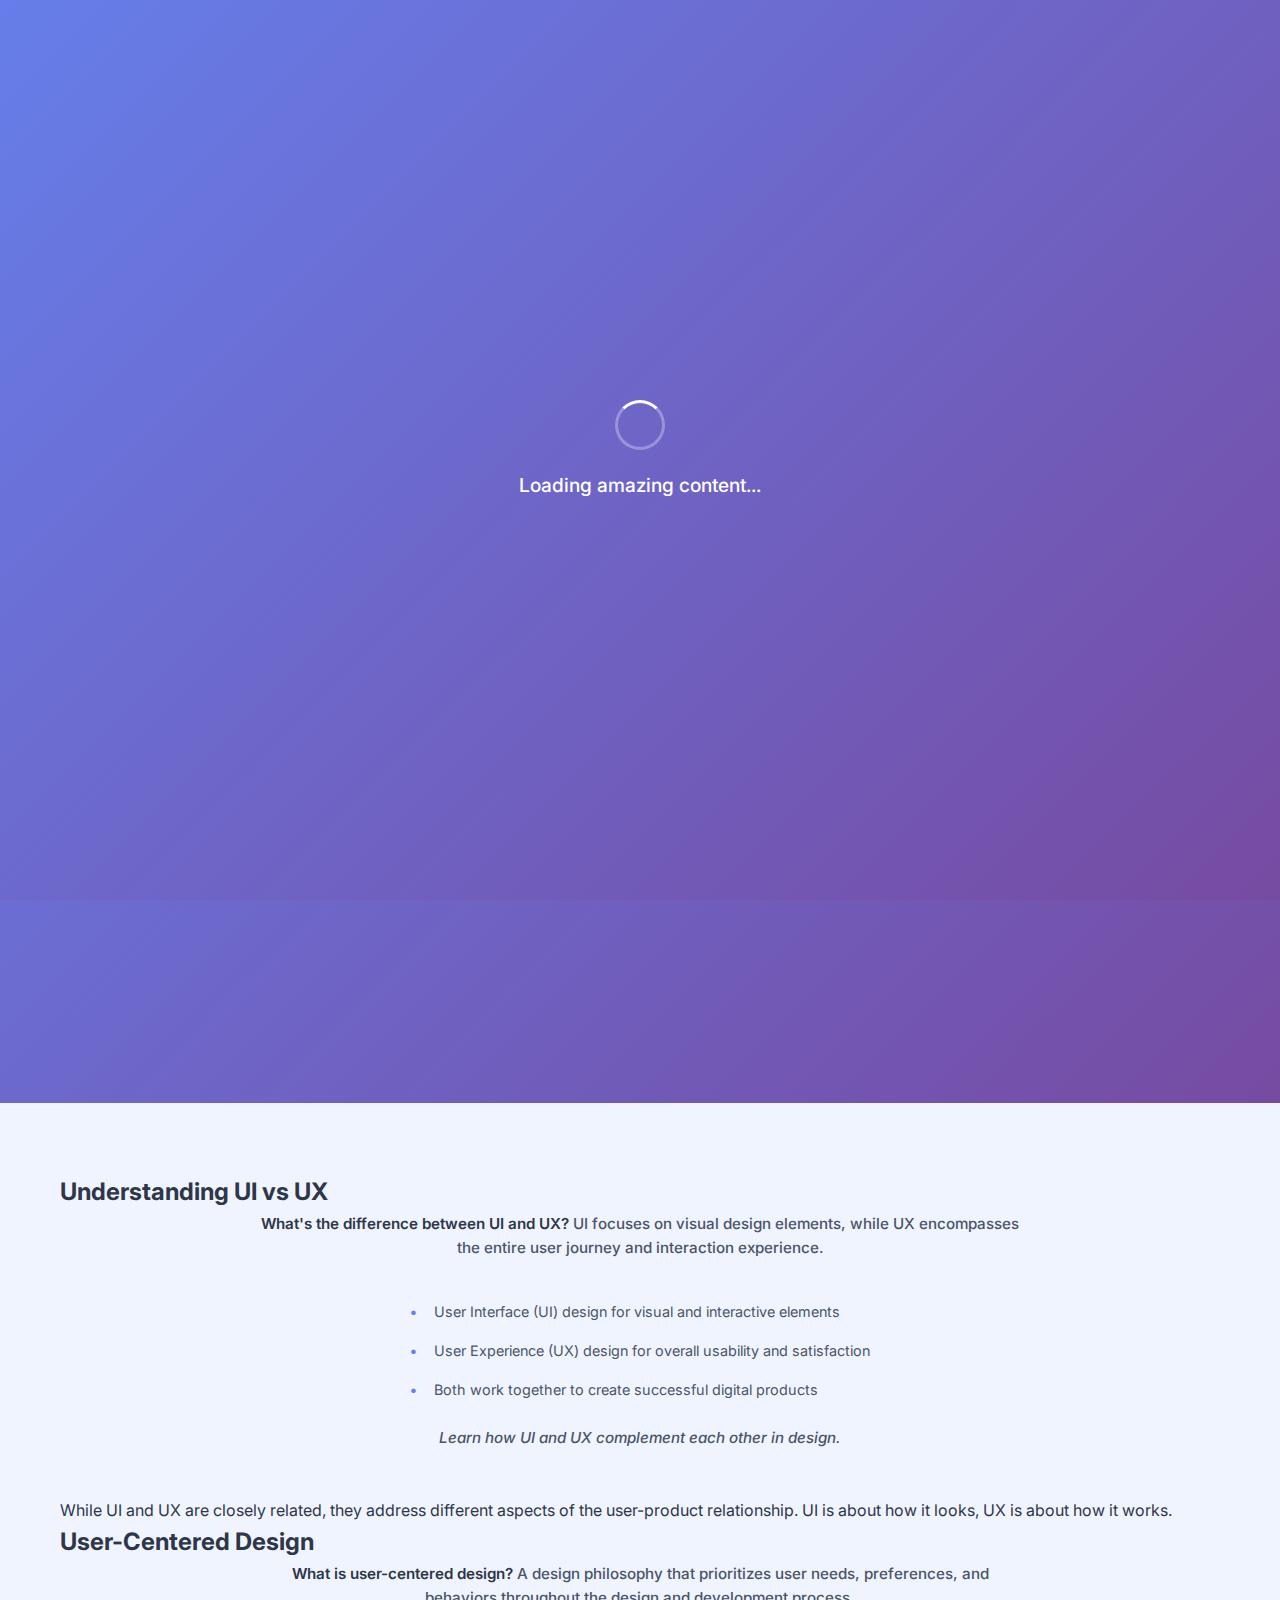
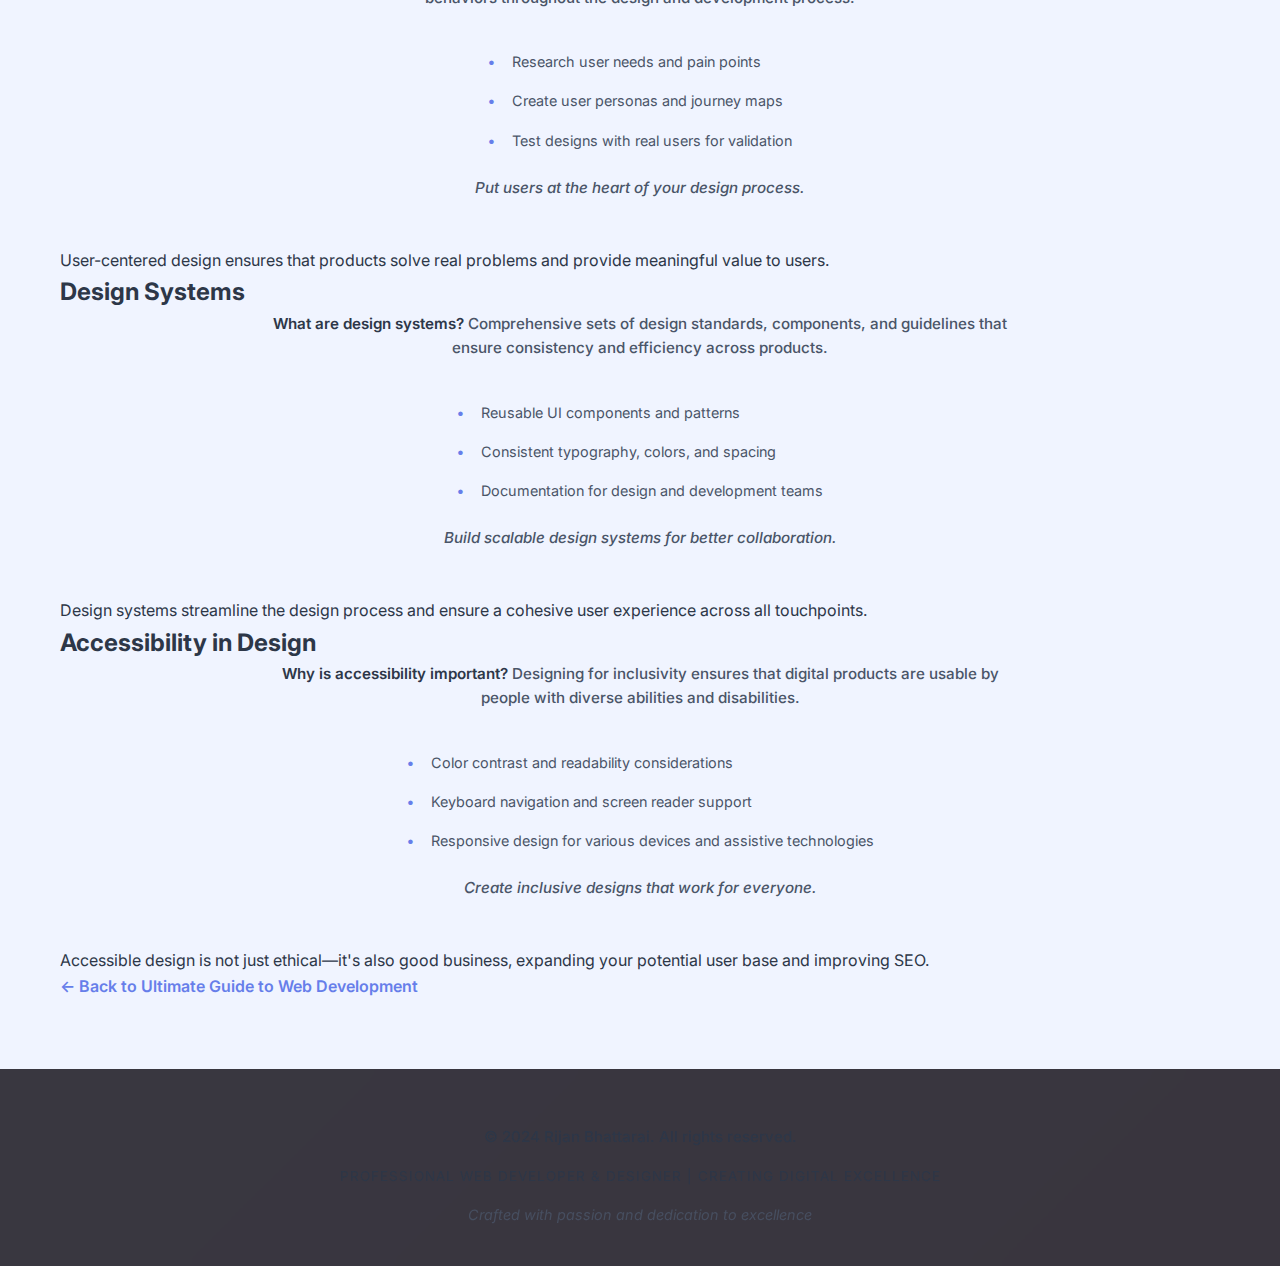
<file: ui-ux-design.html>
<!DOCTYPE html>
<html lang="en">
<head>
    <meta charset="UTF-8">
    <meta name="viewport" content="width=device-width, initial-scale=1.0">
    <title>UI/UX Design Principles - Rijan Bhattarai</title>
    <meta name="description" content="Master UI/UX design principles for creating intuitive, accessible, and engaging user interfaces that drive user satisfaction and business results.">
    <meta name="keywords" content="UI/UX design, user interface design, user experience, design principles, Figma, prototyping">
    <meta name="author" content="Rijan Bhattarai">
    <meta name="robots" content="index, follow">
    <link rel="canonical" href="https://rijanbhattarai.com/ui-ux-design.html">

    <link rel="stylesheet" href="styles.css">
    <link href="https://fonts.googleapis.com/css2?family=Inter:wght@300;400;500;600;700;800;900&display=swap" rel="stylesheet">
    <link rel="stylesheet" href="https://cdnjs.cloudflare.com/ajax/libs/font-awesome/6.4.0/css/all.min.css">
</head>
<body>
    <!-- Particles Container -->
    <div id="particles-container"></div>
    
    <!-- Navigation -->
    <nav class="navbar">
        <div class="nav-container">
            <div class="nav-logo">
                <a href="index.html" class="logo-link">
                    <h2 class="logo-text">Mr. Bhattarai</h2>
                </a>
            </div>
            <ul class="nav-menu">
                <li class="nav-item">
                    <a href="index.html#home" class="nav-link">Home</a>
                </li>
                <li class="nav-item">
                    <a href="index.html#about" class="nav-link">About</a>
                </li>
                <li class="nav-item">
                    <a href="index.html#work" class="nav-link">Work</a>
                </li>
                <li class="nav-item">
                    <a href="index.html#skills" class="nav-link">Skills</a>
                </li>
                <li class="nav-item">
                    <a href="index.html#contact" class="nav-link">Contact</a>
                </li>
                
                <li class="nav-item dropdown">
                    <a href="#" class="nav-link dropdown-toggle">Skills <i class="fas fa-chevron-down"></i></a>
                    <ul class="dropdown-menu">
                        <li><a href="backend-development.html" class="dropdown-link">Backend Development</a></li>
                        <li><a href="react-development.html" class="dropdown-link">React Development</a></li>
                        <li><a href="ui-ux-design.html" class="dropdown-link">UI/UX Design</a></li>
                    </ul>
                </li>
                <li class="nav-item dropdown">
                    <a href="#" class="nav-link dropdown-toggle">Articles <i class="fas fa-chevron-down"></i></a>
                    <ul class="dropdown-menu">
                        <li><a href="rijan-authority-profile.html" class="dropdown-link">Profile</a></li>
                        <li><a href="rijan-ai-data-science-article.html" class="dropdown-link">AI Article</a></li>
                        <li><a href="portfolio-article.html" class="dropdown-link">Marketing Article</a></li>
                        <li><a href="ultimate-guide.html" class="dropdown-link">Blog</a></li>
                    </ul>
                </li>
                <li class="nav-item dropdown">
                    <a href="#" class="nav-link dropdown-toggle">Resources <i class="fas fa-chevron-down"></i></a>
                    <ul class="dropdown-menu">
                        <li><a href="amazon.html" class="dropdown-link">Amazon Guide</a></li>
                        <li><a href="project.html" class="dropdown-link">SEO Tips</a></li>
                        <li><a href="tips.html" class="dropdown-link">SEO Factors</a></li>
                        <li><a href="black.html" class="dropdown-link">Nepal History</a></li>
                    </ul>
                </li>
            </ul>
            <div class="nav-controls">
                <div class="theme-toggle" id="theme-toggle">
                    <i class="fas fa-moon" id="theme-icon"></i>
                    <i class="fas fa-sun" style="display: none;"></i>
                </div>
                <div class="hamburger">
                    <span class="bar"></span>
                    <span class="bar"></span>
                    <span class="bar"></span>
                </div>
            </div>
        </div>
    </nav>

    <!-- Hero Section -->
    <section class="hero">
        <div class="container">
            <div class="hero-content">
                <h1 class="hero-title">UI/UX Design Principles</h1>
                <p class="hero-subtitle">Create intuitive and engaging user experiences</p>
            </div>
        </div>
    </section>

    <!-- Content Section -->
    <section class="blog-content">
        <div class="container">
            <div class="content-wrapper">
                <h2>Understanding UI vs UX</h2>
                <div class="atomic-answer">
                    <p><strong>What's the difference between UI and UX?</strong> UI focuses on visual design elements, while UX encompasses the entire user journey and interaction experience.</p>
                    <ul>
                        <li>User Interface (UI) design for visual and interactive elements</li>
                        <li>User Experience (UX) design for overall usability and satisfaction</li>
                        <li>Both work together to create successful digital products</li>
                    </ul>
                    <p><em>Learn how UI and UX complement each other in design.</em></p>
                </div>
                <p>While UI and UX are closely related, they address different aspects of the user-product relationship. UI is about how it looks, UX is about how it works.</p>

                <h2>User-Centered Design</h2>
                <div class="atomic-answer">
                    <p><strong>What is user-centered design?</strong> A design philosophy that prioritizes user needs, preferences, and behaviors throughout the design and development process.</p>
                    <ul>
                        <li>Research user needs and pain points</li>
                        <li>Create user personas and journey maps</li>
                        <li>Test designs with real users for validation</li>
                    </ul>
                    <p><em>Put users at the heart of your design process.</em></p>
                </div>
                <p>User-centered design ensures that products solve real problems and provide meaningful value to users.</p>

                <h2>Design Systems</h2>
                <div class="atomic-answer">
                    <p><strong>What are design systems?</strong> Comprehensive sets of design standards, components, and guidelines that ensure consistency and efficiency across products.</p>
                    <ul>
                        <li>Reusable UI components and patterns</li>
                        <li>Consistent typography, colors, and spacing</li>
                        <li>Documentation for design and development teams</li>
                    </ul>
                    <p><em>Build scalable design systems for better collaboration.</em></p>
                </div>
                <p>Design systems streamline the design process and ensure a cohesive user experience across all touchpoints.</p>

                <h2>Accessibility in Design</h2>
                <div class="atomic-answer">
                    <p><strong>Why is accessibility important?</strong> Designing for inclusivity ensures that digital products are usable by people with diverse abilities and disabilities.</p>
                    <ul>
                        <li>Color contrast and readability considerations</li>
                        <li>Keyboard navigation and screen reader support</li>
                        <li>Responsive design for various devices and assistive technologies</li>
                    </ul>
                    <p><em>Create inclusive designs that work for everyone.</em></p>
                </div>
                <p>Accessible design is not just ethical—it's also good business, expanding your potential user base and improving SEO.</p>

                <p><a href="ultimate-guide.html" class="guide-link">← Back to Ultimate Guide to Web Development</a></p>

            </div>
        </div>
    </section>

    <!-- Footer -->
    <footer class="footer">
        <div class="container">
            <div class="footer-content">
                <p>&copy; 2024 Rijan Bhattarai. All rights reserved.</p>
                <p>Professional Web Developer & Designer | Creating Digital Excellence</p>
                <p>Crafted with passion and dedication to excellence</p>
            </div>
        </div>
    </footer>

    <script src="script.js"></script>
</body>
</html>
</file>
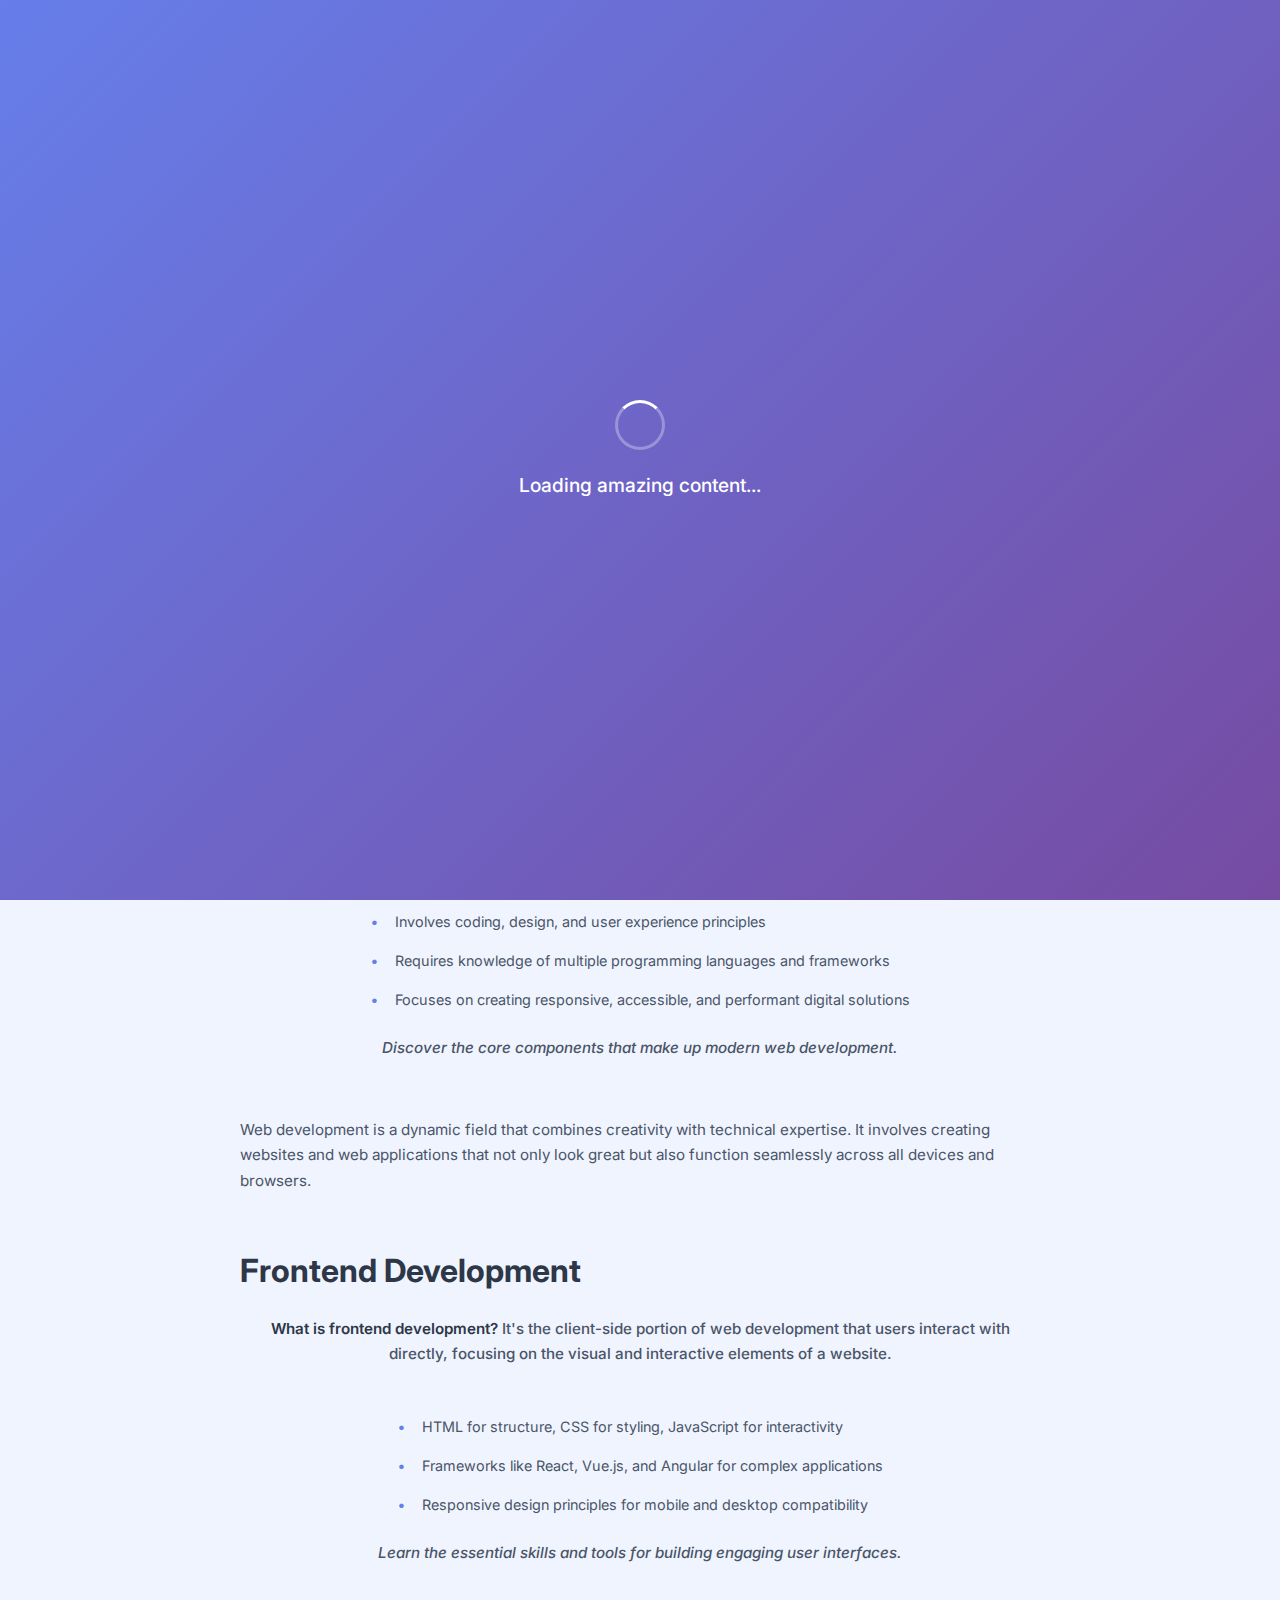
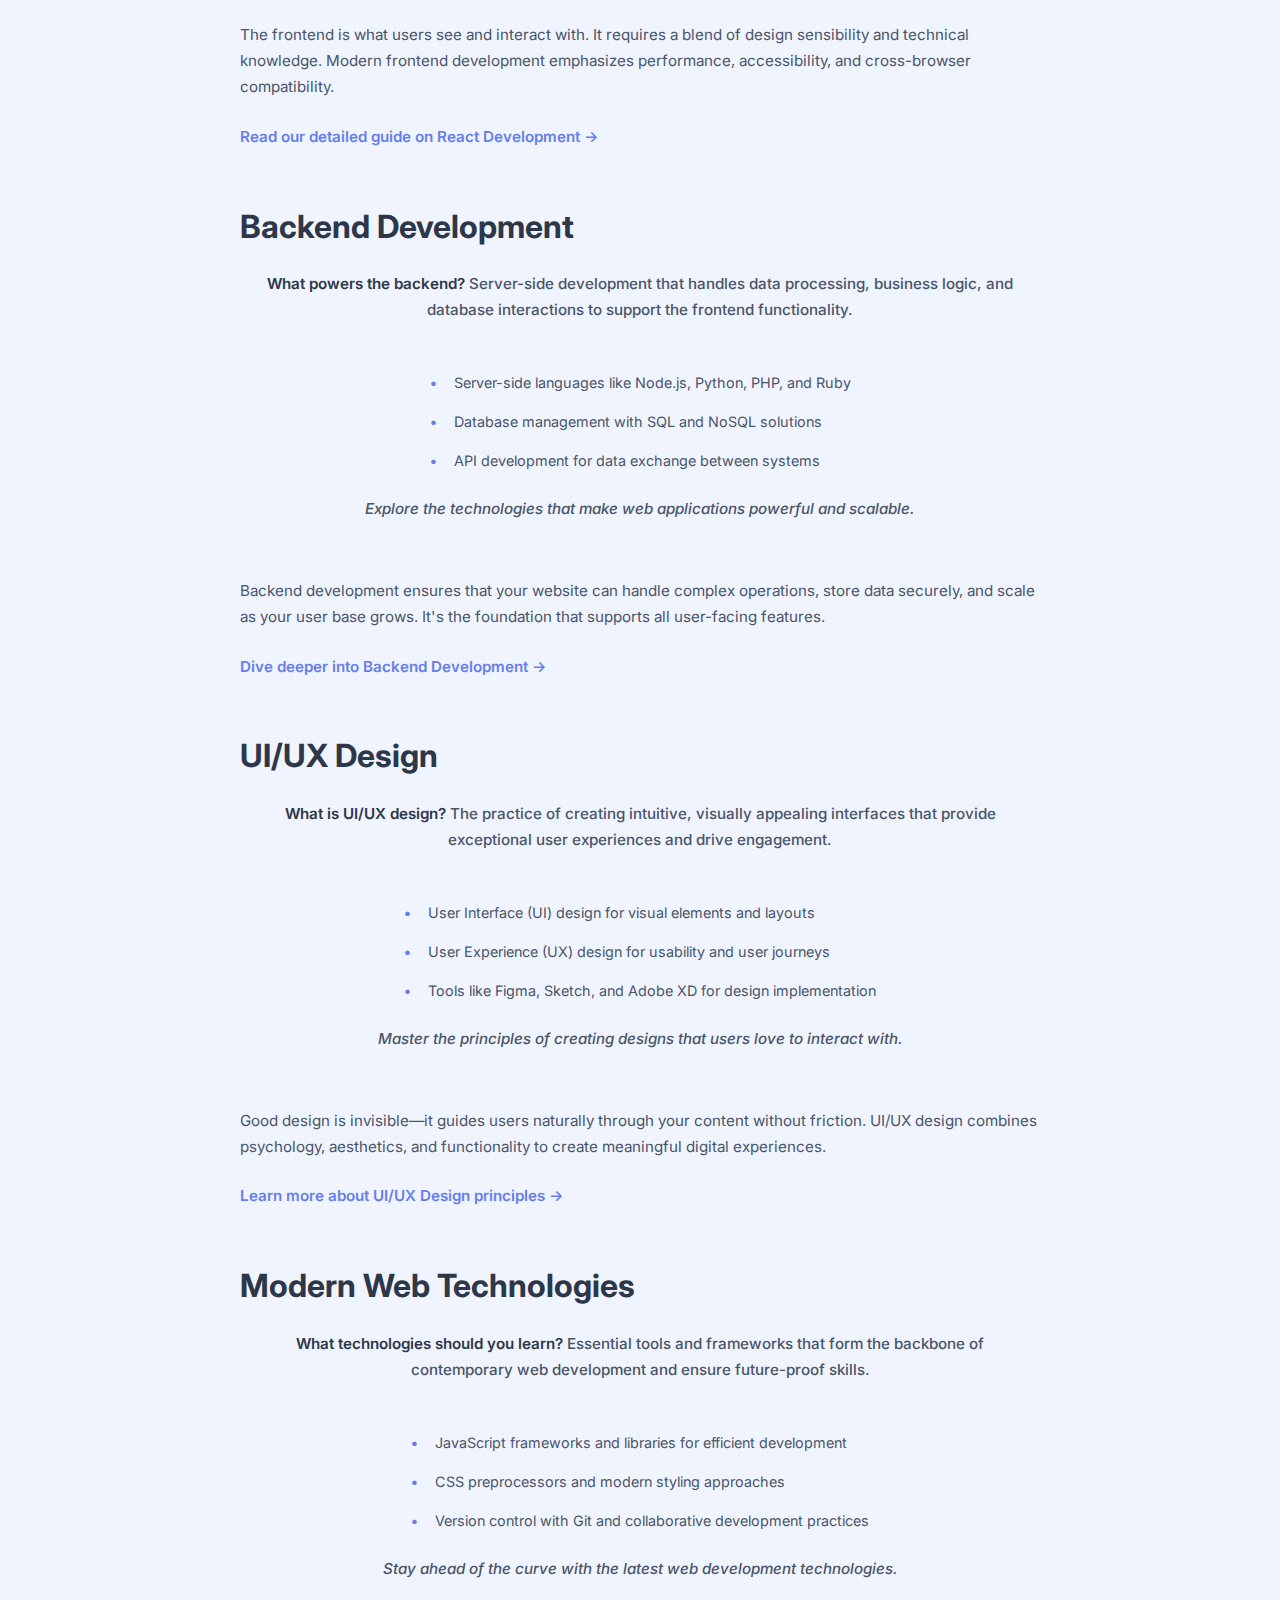
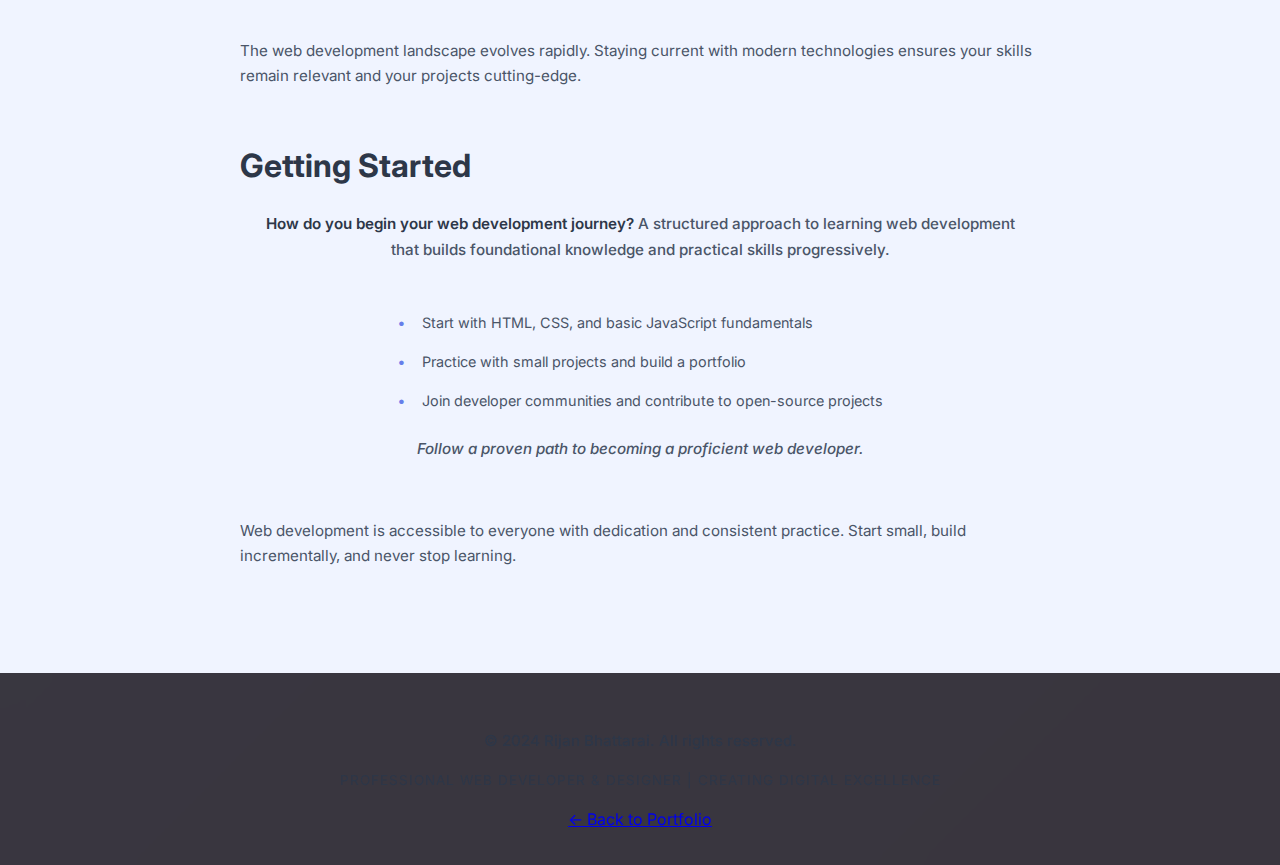
<file: ultimate-guide.html>
<!DOCTYPE html>
<html lang="en">
<head>
    <meta charset="UTF-8">
    <meta name="viewport" content="width=device-width, initial-scale=1.0">
    <title>Ultimate Guide to Web Development - Rijan Bhattarai</title>
    <meta name="description" content="Comprehensive guide to web development covering frontend, backend, design, and modern technologies. Learn from experienced developer Rijan Bhattarai.">
    <meta name="keywords" content="web development guide, frontend development, backend development, UI/UX design, React, Node.js, web technologies">
    <meta name="author" content="Rijan Bhattarai">
    <meta name="robots" content="index, follow">
    <link rel="canonical" href="https://rijanbhattarai.com/ultimate-guide.html">

    <!-- Open Graph / Facebook -->
    <meta property="og:type" content="article">
    <meta property="og:url" content="https://rijanbhattarai.com/ultimate-guide.html">
    <meta property="og:title" content="Ultimate Guide to Web Development - Rijan Bhattarai">
    <meta property="og:description" content="Master web development with this comprehensive guide covering all aspects from frontend to backend technologies.">
    <meta property="og:image" content="https://rijanbhattarai.com/rijan.png">

    <!-- Twitter -->
    <meta property="twitter:card" content="summary_large_image">
    <meta property="twitter:url" content="https://rijanbhattarai.com/ultimate-guide.html">
    <meta property="twitter:title" content="Ultimate Guide to Web Development - Rijan Bhattarai">
    <meta property="twitter:description" content="Comprehensive guide to modern web development technologies and best practices.">
    <meta property="twitter:image" content="https://rijanbhattarai.com/rijan.png">

    <link rel="stylesheet" href="styles.css">
    <link href="https://fonts.googleapis.com/css2?family=Inter:wght@300;400;500;600;700;800;900&display=swap" rel="stylesheet">
    <link rel="stylesheet" href="https://cdnjs.cloudflare.com/ajax/libs/font-awesome/6.4.0/css/all.min.css">

    <!-- Schema Markup -->
    <script type="application/ld+json">
    {
      "@context": "https://schema.org",
      "@type": "Article",
      "headline": "Ultimate Guide to Web Development",
      "author": {
        "@type": "Person",
        "name": "Rijan Bhattarai"
      },
      "publisher": {
        "@type": "Person",
        "name": "Rijan Bhattarai"
      },
      "datePublished": "2024-01-01",
      "dateModified": "2024-01-01"
    }
    </script>
</head>
<body>
    <!-- Particles Container -->
    <div id="particles-container"></div>
    
    <!-- Navigation -->
    <nav class="navbar">
        <div class="nav-container">
            <div class="nav-logo">
                <a href="index.html" class="logo-link">
                    <h2 class="logo-text">Mr. Bhattarai</h2>
                </a>
            </div>
            <ul class="nav-menu">
                <li class="nav-item">
                    <a href="index.html" class="nav-link">Home</a>
                </li>
                <li class="nav-item">
                    <a href="index.html#about" class="nav-link">About</a>
                </li>
                <li class="nav-item">
                    <a href="index.html#work" class="nav-link">Work</a>
                </li>
                <li class="nav-item">
                    <a href="index.html#skills" class="nav-link">Skills</a>
                </li>
                <li class="nav-item">
                    <a href="index.html#contact" class="nav-link">Contact</a>
                </li>
                
                <li class="nav-item dropdown">
                    <a href="#" class="nav-link dropdown-toggle">Skills <i class="fas fa-chevron-down"></i></a>
                    <ul class="dropdown-menu">
                        <li><a href="backend-development.html" class="dropdown-link">Backend Development</a></li>
                        <li><a href="react-development.html" class="dropdown-link">React Development</a></li>
                        <li><a href="ui-ux-design.html" class="dropdown-link">UI/UX Design</a></li>
                    </ul>
                </li>
                <li class="nav-item dropdown">
                    <a href="#" class="nav-link dropdown-toggle">Articles <i class="fas fa-chevron-down"></i></a>
                    <ul class="dropdown-menu">
                        <li><a href="rijan-authority-profile.html" class="dropdown-link">Profile</a></li>
                        <li><a href="rijan-ai-data-science-article.html" class="dropdown-link">AI Article</a></li>
                        <li><a href="portfolio-article.html" class="dropdown-link">Marketing Article</a></li>
                        <li><a href="ultimate-guide.html" class="dropdown-link">Blog</a></li>
                    </ul>
                </li>
                <li class="nav-item dropdown">
                    <a href="#" class="nav-link dropdown-toggle">Resources <i class="fas fa-chevron-down"></i></a>
                    <ul class="dropdown-menu">
                        <li><a href="amazon.html" class="dropdown-link">Amazon Guide</a></li>
                        <li><a href="project.html" class="dropdown-link">SEO Tips</a></li>
                        <li><a href="tips.html" class="dropdown-link">SEO Factors</a></li>
                        <li><a href="black.html" class="dropdown-link">Nepal History</a></li>
                    </ul>
                </li>
            </ul>
            <div class="nav-controls">
                <div class="theme-toggle" id="theme-toggle">
                    <i class="fas fa-moon" id="theme-icon"></i>
                    <i class="fas fa-sun" style="display: none;"></i>
                </div>
                <div class="hamburger">
                    <span class="bar"></span>
                    <span class="bar"></span>
                    <span class="bar"></span>
                </div>
            </div>
        </div>
    </nav>

    <!-- Hero Section -->
    <section class="guide-hero">
        <div class="container">
            <div class="guide-header animate-on-scroll">
                <h1 class="guide-title">Ultimate Guide to Web Development</h1>
                <p class="guide-subtitle">Master the art of creating modern, responsive, and user-centric websites</p>
                <div class="guide-meta">
                    <span>By Rijan Bhattarai</span>
                    <span>January 1, 2024</span>
                    <span>15 min read</span>
                </div>
            </div>
        </div>
    </section>

    <!-- Content Section -->
    <section class="guide-content">
        <div class="container">
            <div class="guide-article">
                <h2>What is Web Development?</h2>
                <div class="atomic-answer">
                    <p><strong>What exactly does web development encompass?</strong> It's the comprehensive process of building and maintaining websites and web applications that are functional, visually appealing, and optimized for user experience.</p>
                    <ul>
                        <li>Involves coding, design, and user experience principles</li>
                        <li>Requires knowledge of multiple programming languages and frameworks</li>
                        <li>Focuses on creating responsive, accessible, and performant digital solutions</li>
                    </ul>
                    <p><em>Discover the core components that make up modern web development.</em></p>
                </div>
                <p>Web development is a dynamic field that combines creativity with technical expertise. It involves creating websites and web applications that not only look great but also function seamlessly across all devices and browsers.</p>

                <h2>Frontend Development</h2>
                <div class="atomic-answer">
                    <p><strong>What is frontend development?</strong> It's the client-side portion of web development that users interact with directly, focusing on the visual and interactive elements of a website.</p>
                    <ul>
                        <li>HTML for structure, CSS for styling, JavaScript for interactivity</li>
                        <li>Frameworks like React, Vue.js, and Angular for complex applications</li>
                        <li>Responsive design principles for mobile and desktop compatibility</li>
                    </ul>
                    <p><em>Learn the essential skills and tools for building engaging user interfaces.</em></p>
                </div>
                <p>The frontend is what users see and interact with. It requires a blend of design sensibility and technical knowledge. Modern frontend development emphasizes performance, accessibility, and cross-browser compatibility.</p>
                <p><a href="react-development.html" class="guide-link">Read our detailed guide on React Development →</a></p>

                <h2>Backend Development</h2>
                <div class="atomic-answer">
                    <p><strong>What powers the backend?</strong> Server-side development that handles data processing, business logic, and database interactions to support the frontend functionality.</p>
                    <ul>
                        <li>Server-side languages like Node.js, Python, PHP, and Ruby</li>
                        <li>Database management with SQL and NoSQL solutions</li>
                        <li>API development for data exchange between systems</li>
                    </ul>
                    <p><em>Explore the technologies that make web applications powerful and scalable.</em></p>
                </div>
                <p>Backend development ensures that your website can handle complex operations, store data securely, and scale as your user base grows. It's the foundation that supports all user-facing features.</p>
                <p><a href="backend-development.html" class="guide-link">Dive deeper into Backend Development →</a></p>

                <h2>UI/UX Design</h2>
                <div class="atomic-answer">
                    <p><strong>What is UI/UX design?</strong> The practice of creating intuitive, visually appealing interfaces that provide exceptional user experiences and drive engagement.</p>
                    <ul>
                        <li>User Interface (UI) design for visual elements and layouts</li>
                        <li>User Experience (UX) design for usability and user journeys</li>
                        <li>Tools like Figma, Sketch, and Adobe XD for design implementation</li>
                    </ul>
                    <p><em>Master the principles of creating designs that users love to interact with.</em></p>
                </div>
                <p>Good design is invisible—it guides users naturally through your content without friction. UI/UX design combines psychology, aesthetics, and functionality to create meaningful digital experiences.</p>
                <p><a href="ui-ux-design.html" class="guide-link">Learn more about UI/UX Design principles →</a></p>

                <h2>Modern Web Technologies</h2>
                <div class="atomic-answer">
                    <p><strong>What technologies should you learn?</strong> Essential tools and frameworks that form the backbone of contemporary web development and ensure future-proof skills.</p>
                    <ul>
                        <li>JavaScript frameworks and libraries for efficient development</li>
                        <li>CSS preprocessors and modern styling approaches</li>
                        <li>Version control with Git and collaborative development practices</li>
                    </ul>
                    <p><em>Stay ahead of the curve with the latest web development technologies.</em></p>
                </div>
                <p>The web development landscape evolves rapidly. Staying current with modern technologies ensures your skills remain relevant and your projects cutting-edge.</p>

                <h2>Getting Started</h2>
                <div class="atomic-answer">
                    <p><strong>How do you begin your web development journey?</strong> A structured approach to learning web development that builds foundational knowledge and practical skills progressively.</p>
                    <ul>
                        <li>Start with HTML, CSS, and basic JavaScript fundamentals</li>
                        <li>Practice with small projects and build a portfolio</li>
                        <li>Join developer communities and contribute to open-source projects</li>
                    </ul>
                    <p><em>Follow a proven path to becoming a proficient web developer.</em></p>
                </div>
                <p>Web development is accessible to everyone with dedication and consistent practice. Start small, build incrementally, and never stop learning.</p>
            </div>
        </div>
    </section>

    <!-- Footer -->
    <footer class="footer">
        <div class="container">
            <div class="footer-content">
                <p>&copy; 2024 Rijan Bhattarai. All rights reserved.</p>
                <p>Professional Web Developer & Designer | Creating Digital Excellence</p>
                <a href="index.html" class="footer-link">← Back to Portfolio</a>
            </div>
        </div>
    </footer>

    <script src="script.js"></script>
</body>
</html>
</file>
<file: styles.css>
/* Reset and Base Styles */
* {
    margin: 0;
    padding: 0;
    box-sizing: border-box;
}

/* CSS Custom Properties for Theme */
:root {
    /* Light Theme Colors - Enhanced Glass Morphism */
    --bg-primary: #f0f4ff;
    --bg-secondary: #f8f9fa;
    --bg-tertiary: #f5f7fa;
    --text-primary: #2d3748;
    --text-secondary: #4a5568;
    --text-muted: #718096;
    --accent-primary: #667eea;
    --accent-secondary: #764ba2;
    --accent-gradient: linear-gradient(135deg, #667eea 0%, #764ba2 100%);
    --card-bg: rgba(255, 255, 255, 0.15);
    --card-shadow: rgba(102, 126, 234, 0.15);
    --border-color: rgba(255, 255, 255, 0.3);
    --nav-bg: rgba(255, 255, 255, 0.05);
    --nav-scrolled: rgba(255, 255, 255, 0.7);
    --hero-gradient: linear-gradient(135deg, #667eea 0%, #764ba2 100%);
    --about-gradient: linear-gradient(135deg, #f0f4ff 0%, #e6f0ff 100%);
    --skills-gradient: linear-gradient(135deg, #667eea 0%, #764ba2 100%);
    --footer-bg: rgba(51, 51, 51, 0.9);
    --scrollbar-track: #f1f1f1;
    --glass-bg: rgba(255, 255, 255, 0.08);
    --glass-border: rgba(255, 255, 255, 0.4);
    --glass-shadow: rgba(102, 126, 234, 0.2);
    --glass-blur: blur(30px);
    --glass-backdrop: blur(20px);
}

[data-theme="dark"] {
    /* Dark Theme Colors */
    --bg-primary: #0f0f23;
    --bg-secondary: #1a1a2e;
    --bg-tertiary: #16213e;
    --text-primary: #e4e4e7;
    --text-secondary: #a1a1aa;
    --text-muted: #71717a;
    --accent-primary: #818cf8;
    --accent-secondary: #a78bfa;
    --accent-gradient: linear-gradient(135deg, #818cf8 0%, #a78bfa 100%);
    --card-bg: rgba(30, 30, 63, 0.25);
    --card-shadow: rgba(0, 0, 0, 0.3);
    --border-color: rgba(255, 255, 255, 0.1);
    --nav-bg: rgba(15, 15, 35, 0.25);
    --nav-scrolled: rgba(15, 15, 35, 0.85);
    --hero-gradient: linear-gradient(135deg, #1e1e3f 0%, #2d1b69 100%);
    --about-gradient: linear-gradient(135deg, #16213e 0%, #0f3460 100%);
    --skills-gradient: linear-gradient(135deg, #2d1b69 0%, #8b5cf6 100%);
    --footer-bg: rgba(10, 10, 21, 0.9);
    --scrollbar-track: #1a1a2e;
    --glass-bg: rgba(30, 30, 63, 0.25);
    --glass-border: rgba(255, 255, 255, 0.1);
    --glass-shadow: rgba(0, 0, 0, 0.3);
}

html {
    scroll-behavior: smooth;
}

body {
    font-family: 'Inter', sans-serif;
    line-height: 1.6;
    color: var(--text-primary);
    background: var(--hero-gradient);
    overflow-x: hidden;
    transition: background 0.3s ease, color 0.3s ease;
}

.container {
    max-width: 1200px;
    margin: 0 auto;
    padding: 0 20px;
}

/* Navigation Organization */
.nav-menu {
    display: flex;
    list-style: none;
    margin: 0;
    padding: 0;
    gap: 0.5rem;
    align-items: center;
}

.nav-item {
    position: relative;
}

.nav-item:not(:last-child)::after {
    content: '';
    position: absolute;
    right: -0.25rem;
    top: 50%;
    transform: translateY(-50%);
    width: 1px;
    height: 20px;
    background: rgba(255, 255, 255, 0.2);
}

.nav-item:nth-child(5)::after {
    background: var(--accent-primary);
    width: 2px;
    height: 24px;
}

.nav-link {
    color: var(--text-primary);
    text-decoration: none;
    font-weight: 500;
    font-size: 0.9rem;
    padding: 0.5rem 1rem;
    border-radius: 8px;
    transition: all 0.3s ease;
    display: block;
}

.nav-link:hover {
    color: var(--accent-primary);
    background: rgba(129, 140, 248, 0.1);
}

/* Main Navigation Items */
.nav-item:nth-child(1) .nav-link,
.nav-item:nth-child(2) .nav-link,
.nav-item:nth-child(3) .nav-link,
.nav-item:nth-child(4) .nav-link,
.nav-item:nth-child(5) .nav-link {
    font-weight: 600;
}

/* Articles & Content Section */
.nav-item:nth-child(n+6) .nav-link {
    color: var(--text-secondary);
    font-size: 0.85rem;
}

.nav-item:nth-child(n+6) .nav-link:hover {
    color: var(--accent-secondary);
}

/* Active Navigation State */
.nav-link.active {
    color: var(--accent-primary) !important;
    background: rgba(129, 140, 248, 0.15) !important;
    font-weight: 600 !important;
}

/* Dropdown Navigation Styles */
.dropdown {
    position: relative;
}

.dropdown-toggle {
    display: flex;
    align-items: center;
    gap: 0.25rem;
}

.dropdown-toggle i {
    font-size: 0.75rem;
    transition: transform 0.3s ease;
}

.dropdown:hover .dropdown-toggle i {
    transform: rotate(180deg);
}

.dropdown-menu {
    position: absolute;
    top: 100%;
    left: 0;
    min-width: 200px;
    background: var(--nav-bg);
    backdrop-filter: var(--glass-blur);
    border: 1px solid var(--glass-border);
    border-radius: 12px;
    box-shadow: 0 20px 50px var(--glass-shadow);
    opacity: 0;
    visibility: hidden;
    transform: translateY(-10px);
    transition: all 0.3s ease;
    z-index: 1000;
    padding: 0.5rem 0;
    margin-top: 0.5rem;
}

.dropdown:hover .dropdown-menu {
    opacity: 1;
    visibility: visible;
    transform: translateY(0);
}

.dropdown-link {
    display: block;
    padding: 0.75rem 1.5rem;
    color: var(--text-primary);
    text-decoration: none;
    font-weight: 500;
    font-size: 0.9rem;
    transition: all 0.3s ease;
    border-left: 3px solid transparent;
}

.dropdown-link:hover {
    color: var(--accent-primary);
    background: rgba(129, 140, 248, 0.1);
    border-left-color: var(--accent-primary);
    transform: translateX(5px);
}

.dropdown-link:first-child {
    border-radius: 8px 8px 0 0;
}

.dropdown-link:last-child {
    border-radius: 0 0 8px 8px;
}
.navbar {
    position: fixed;
    top: 0;
    width: 100%;
    background: var(--nav-bg);
    backdrop-filter: var(--glass-blur);
    -webkit-backdrop-filter: var(--glass-blur);
    border: 1px solid var(--glass-border);
    z-index: 1000;
    transition: all 0.4s cubic-bezier(0.68, -0.55, 0.265, 1.55);
    box-shadow: 0 15px 40px var(--glass-shadow);
    transform-style: preserve-3d;
    perspective: 1500px;
}

.navbar.scrolled {
    background: var(--nav-scrolled);
    box-shadow: 0 20px 50px var(--glass-shadow);
    border: 1px solid var(--glass-border);
    transform: translateZ(15px) rotateX(2deg);
}

.nav-container {
    max-width: 1200px;
    margin: 0 auto;
    padding: 0 20px;
    display: flex;
    justify-content: space-between;
    align-items: center;
    height: 70px;
}

.nav-logo .logo-text {
    font-size: 1.8rem;
    font-weight: 800;
    background: var(--accent-gradient);
    -webkit-background-clip: text;
    -webkit-text-fill-color: transparent;
    background-clip: text;
}

.nav-menu {
    display: flex;
    list-style: none;
    gap: 2rem;
}

.nav-link {
    text-decoration: none;
    color: var(--text-primary);
    font-weight: 500;
    transition: all 0.4s cubic-bezier(0.68, -0.55, 0.265, 1.55);
    position: relative;
    transform-style: preserve-3d;
    padding: 0.5rem 1rem;
    border-radius: 10px;
}

.nav-link::after {
    content: '';
    position: absolute;
    bottom: -5px;
    left: 0;
    width: 0;
    height: 2px;
    background: var(--accent-gradient);
    transition: width 0.3s ease;
}

.nav-link:hover {
    transform: translateY(-3px) translateZ(10px) rotateX(5deg);
    background: rgba(255, 255, 255, 0.1);
    backdrop-filter: blur(10px);
    -webkit-backdrop-filter: blur(10px);
    border-radius: 10px;
    color: var(--accent-primary);
}

.hamburger {
    display: none;
    flex-direction: column;
    cursor: pointer;
}

.bar {
    width: 25px;
    height: 3px;
    background: var(--text-primary);
    margin: 3px 0;
    transition: 0.3s;
}

/* Theme Toggle */
.nav-controls {
    display: flex;
    align-items: center;
    gap: 1rem;
}

.theme-toggle {
    width: 50px;
    height: 26px;
    background: var(--accent-gradient);
    border-radius: 25px;
    position: relative;
    cursor: pointer;
    transition: all 0.3s ease;
    display: flex;
    align-items: center;
    justify-content: center;
    padding: 3px;
}

.theme-toggle:hover {
    transform: scale(1.05);
    box-shadow: 0 5px 15px var(--card-shadow);
}

.theme-toggle i {
    position: absolute;
    color: white;
    font-size: 14px;
    transition: all 0.3s ease;
}

.theme-toggle .fa-moon {
    left: 6px;
}

.theme-toggle .fa-sun {
    right: 6px;
    opacity: 0;
}

[data-theme="dark"] .theme-toggle .fa-moon {
    opacity: 0;
}

[data-theme="dark"] .theme-toggle .fa-sun {
    opacity: 1;
}

/* Hero Section */
.hero {
    min-height: 100vh;
    display: flex;
    align-items: center;
    justify-content: center;
    background: var(--hero-gradient);
    position: relative;
    overflow: hidden;
}

.hero::before {
    content: '';
    position: absolute;
    top: 0;
    left: 0;
    right: 0;
    bottom: 0;
    background: url('data:image/svg+xml,<svg xmlns="http://www.w3.org/2000/svg" viewBox="0 0 100 100"><defs><pattern id="grain" width="100" height="100" patternUnits="userSpaceOnUse"><circle cx="50" cy="50" r="1" fill="rgba(255,255,255,0.1)"/></pattern></defs><rect width="100" height="100" fill="url(%23grain)"/></svg>');
    opacity: 0.3;
}

.hero::after {
    content: '';
    position: absolute;
    top: 0;
    left: -100%;
    width: 100%;
    height: 100%;
    background: linear-gradient(
        90deg,
        transparent,
        rgba(255, 255, 255, 0.1),
        transparent
    );
    animation: shimmer 8s infinite;
}

.hero-container {
    display: grid;
    grid-template-columns: 1fr 1fr;
    gap: 4rem;
    align-items: center;
    max-width: 1200px;
    margin: 0 auto;
    padding: 0 20px;
    position: relative;
    z-index: 1;
}

.hero-content {
    color: white;
}

.hero-title {
    font-size: 3.5rem;
    font-weight: 900;
    line-height: 1.2;
    margin-bottom: 1rem;
}

.greeting {
    display: block;
    font-size: 1.5rem;
    font-weight: 400;
    opacity: 0.9;
    margin-bottom: 0.5rem;
}

.name {
    display: block;
    background: linear-gradient(45deg, #fff, #f0f0f0);
    -webkit-background-clip: text;
    -webkit-text-fill-color: transparent;
    background-clip: text;
}

[data-theme="dark"] .name {
    background: linear-gradient(45deg, #f0f0f0, #e0e0e0);
    -webkit-background-clip: text;
    -webkit-text-fill-color: transparent;
    background-clip: text;
}

.hero-subtitle {
    font-size: 1.5rem;
    font-weight: 600;
    margin-bottom: 1rem;
    opacity: 0.95;
}

.hero-description {
    font-size: 1.1rem;
    margin-bottom: 2rem;
    opacity: 0.9;
    line-height: 1.8;
}

.hero-buttons {
    display: flex;
    gap: 1rem;
    flex-wrap: wrap;
}

.btn {
    padding: 1rem 2rem;
    border: none;
    border-radius: 50px;
    font-weight: 600;
    text-decoration: none;
    transition: all 0.3s ease;
    cursor: pointer;
    display: inline-block;
    position: relative;
    overflow: hidden;
}

.btn::before {
    content: '';
    position: absolute;
    top: 50%;
    left: 50%;
    width: 0;
    height: 0;
    border-radius: 50%;
    background: rgba(255, 255, 255, 0.3);
    transform: translate(-50%, -50%);
    transition: width 0.6s, height 0.6s;
}

.btn:hover::before {
    width: 300px;
    height: 300px;
}

.btn-primary {
    background: var(--accent-gradient);
    color: white;
}

.btn-primary:hover {
    transform: translateY(-3px);
    box-shadow: 0 10px 30px rgba(0, 0, 0, 0.2);
}

.btn-secondary {
    background: transparent;
    color: white;
    border: 2px solid white;
}

.btn-secondary:hover {
    background: white;
    color: #667eea;
    transform: translateY(-3px);
}

.hero-image {
    display: flex;
    justify-content: center;
    align-items: center;
}

.image-container {
    position: relative;
    width: 400px;
    height: 400px;
    display: flex;
    align-items: center;
    justify-content: center;
}

.gradient-circle {
    position: absolute;
    top: 50%;
    left: 50%;
    transform: translate(-50%, -50%);
    width: 380px;
    height: 380px;
    background: linear-gradient(45deg, rgba(255, 255, 255, 0.1), rgba(255, 255, 255, 0.3));
    border-radius: 50%;
    animation: pulse 3s ease-in-out infinite;
    z-index: 1;
    display: flex;
    align-items: center;
    justify-content: center;
}

.profile-placeholder {
    position: relative;
    width: 280px;
    height: 280px;
    background: var(--glass-bg);
    backdrop-filter: blur(20px);
    -webkit-backdrop-filter: blur(20px);
    border-radius: 50%;
    display: flex;
    align-items: center;
    justify-content: center;
    border: 1px solid var(--glass-border);
    box-shadow: 0 8px 32px var(--glass-shadow);
    overflow: hidden;
    z-index: 2;
}

.profile-placeholder i {
    font-size: 4rem;
    color: white;
}

.profile-img {
    width: 100%;
    height: 100%;
    object-fit: cover;
    border-radius: 50%;
}

.about-img {
    width: 100%;
    height: 100%;
    object-fit: cover;
    border-radius: 15px;
}

.scroll-indicator {
    position: absolute;
    bottom: 30px;
    left: 50%;
    transform: translateX(-50%);
    text-align: center;
    color: white;
    animation: bounce 2s infinite;
}

.scroll-arrow {
    width: 30px;
    height: 30px;
    border-right: 3px solid white;
    border-bottom: 3px solid white;
    transform: rotate(45deg);
    margin: 0 auto 10px;
}

/* Section Styles */
section {
    padding: 80px 0;
    background: var(--bg-primary);
    transition: background 0.3s ease;
}

.about {
    background: var(--about-gradient);
}

.work {
    background: var(--bg-primary);
}

.skills {
    background: var(--skills-gradient);
    color: white;
}

.contact {
    background: var(--bg-primary);
}

.section-header {
    text-align: center;
    margin-bottom: 4rem;
}

.section-title {
    font-size: 2.5rem;
    font-weight: 800;
    margin-bottom: 1rem;
    background: var(--accent-gradient);
    -webkit-background-clip: text;
    -webkit-text-fill-color: transparent;
    background-clip: text;
}

.skills .section-title {
    background: linear-gradient(135deg, #fff, #f0f0f0);
    -webkit-background-clip: text;
    -webkit-text-fill-color: transparent;
    background-clip: text;
}

[data-theme="dark"] .skills .section-title {
    background: linear-gradient(135deg, #f0f0f0, #e0e0e0);
    -webkit-background-clip: text;
    -webkit-text-fill-color: transparent;
    background-clip: text;
}

.divider {
    width: 80px;
    height: 4px;
    background: var(--accent-gradient);
    margin: 0 auto;
    border-radius: 2px;
}

.skills .divider {
    background: linear-gradient(135deg, #fff, #f0f0f0);
}

[data-theme="dark"] .skills .divider {
    background: linear-gradient(135deg, #f0f0f0, #e0e0e0);
}

/* About Section */
.about-content {
    display: grid;
    grid-template-columns: 1fr 1fr;
    gap: 4rem;
    align-items: center;
}

.about-text h3 {
    font-size: 1.8rem;
    margin-bottom: 1rem;
    color: var(--text-primary);
}

.about-text p {
    margin-bottom: 1rem;
    color: var(--text-secondary);
    line-height: 1.8;
}

.about-stats {
    display: grid;
    grid-template-columns: repeat(3, 1fr);
    gap: 2rem;
    margin-top: 2rem;
}

.stat-item {
    text-align: center;
}

.stat-number {
    font-size: 2.5rem;
    font-weight: 800;
    color: var(--accent-primary);
    margin-bottom: 0.5rem;
}

.stat-label {
    color: var(--text-secondary);
    font-weight: 500;
}

.about-image {
    display: flex;
    justify-content: center;
}

.image-frame {
    position: relative;
    width: 350px;
    height: 350px;
    background: var(--glass-bg);
    backdrop-filter: blur(20px);
    -webkit-backdrop-filter: blur(20px);
    border-radius: 20px;
    border: 1px solid var(--glass-border);
    box-shadow: 0 8px 32px var(--glass-shadow);
    display: flex;
    align-items: center;
    justify-content: center;
    transform: rotate(3deg);
    transition: all 0.3s ease;
}

.image-frame:hover {
    transform: rotate(0deg) scale(1.05);
}

.image-placeholder {
    width: 250px;
    height: 250px;
    background: var(--accent-gradient);
    border-radius: 15px;
    display: flex;
    align-items: center;
    justify-content: center;
}

.image-placeholder i {
    font-size: 3rem;
    color: white;
}

/* Work Section */
.work-filters {
    display: flex;
    justify-content: center;
    gap: 1rem;
    margin-bottom: 3rem;
    flex-wrap: wrap;
}

.filter-btn {
    padding: 0.8rem 1.5rem;
    border: 2px solid var(--accent-primary);
    background: transparent;
    color: var(--accent-primary);
    border-radius: 25px;
    cursor: pointer;
    transition: all 0.3s ease;
    font-weight: 500;
}

.filter-btn.active,
.filter-btn:hover {
    background: var(--accent-primary);
    color: white;
    transform: translateY(-2px);
}

.work-grid {
    display: grid;
    grid-template-columns: repeat(auto-fit, minmax(350px, 1fr));
    gap: 2rem;
}

.work-item {
    opacity: 0;
    transform: translateY(30px);
    transition: all 0.5s ease;
}

.work-item.show {
    opacity: 1;
    transform: translateY(0);
}

.work-card {
    background: var(--glass-bg);
    backdrop-filter: var(--glass-blur);
    -webkit-backdrop-filter: var(--glass-blur);
    border-radius: 20px;
    border: 1px solid var(--glass-border);
    box-shadow: 0 15px 35px var(--glass-shadow);
    overflow: hidden;
    transition: all 0.4s cubic-bezier(0.68, -0.55, 0.265, 1.55);
    cursor: pointer;
    transform-style: preserve-3d;
    perspective: 1000px;
    position: relative;
}

.work-card:hover {
    transform: translateY(-15px) rotateY(5deg) rotateX(2deg) scale(1.02);
    box-shadow: 0 25px 60px var(--glass-shadow);
    border: 1px solid rgba(255, 255, 255, 0.5);
}

.work-image {
    position: relative;
    height: 250px;
    overflow: hidden;
}

.work-image .image-placeholder {
    width: 100%;
    height: 100%;
    background: var(--accent-gradient);
    display: flex;
    align-items: center;
    justify-content: center;
}

.work-image .image-placeholder i {
    font-size: 3rem;
    color: white;
}

.work-overlay {
    position: absolute;
    top: 0;
    left: 0;
    right: 0;
    bottom: 0;
    background: var(--accent-gradient);
    display: flex;
    align-items: center;
    justify-content: center;
    opacity: 0;
    transition: opacity 0.3s ease;
}

.work-card:hover .work-overlay {
    opacity: 1;
}

.work-content {
    text-align: center;
    color: white;
    padding: 2rem;
}

.work-content h3 {
    font-size: 1.4rem;
    margin-bottom: 1rem;
}

.work-content p {
    font-size: 1rem;
    margin-bottom: 1.5rem;
    opacity: 0.9;
}

.work-tech {
    display: flex;
    justify-content: center;
    gap: 0.5rem;
    flex-wrap: wrap;
}

.work-tech span {
    background: rgba(255, 255, 255, 0.2);
    padding: 0.3rem 0.8rem;
    border-radius: 15px;
    font-size: 0.8rem;
    backdrop-filter: blur(10px);
}

/* Skills Section */
.skills-grid {
    display: grid;
    grid-template-columns: repeat(auto-fit, minmax(250px, 1fr));
    gap: 2rem;
}

.skill-category {
    background: var(--glass-bg);
    backdrop-filter: var(--glass-blur);
    -webkit-backdrop-filter: var(--glass-blur);
    padding: 2rem;
    border-radius: 25px;
    border: 1px solid var(--glass-border);
    box-shadow: 0 15px 35px var(--glass-shadow);
    text-align: center;
    transition: all 0.4s cubic-bezier(0.68, -0.55, 0.265, 1.55);
    transform-style: preserve-3d;
    perspective: 1000px;
    position: relative;
}

.skill-category:hover {
    transform: translateY(-15px) rotateX(10deg) rotateY(-5deg) scale(1.05);
    box-shadow: 0 30px 60px var(--glass-shadow);
    border: 1px solid rgba(255, 255, 255, 0.6);
    background: rgba(255, 255, 255, 0.15);
}

.skill-icon {
    width: 80px;
    height: 80px;
    background: var(--glass-bg);
    backdrop-filter: var(--glass-backdrop);
    -webkit-backdrop-filter: var(--glass-backdrop);
    border: 1px solid var(--glass-border);
    border-radius: 50%;
    display: flex;
    align-items: center;
    justify-content: center;
    margin: 0 auto 1.5rem;
    transition: all 0.3s ease;
}

.skill-category:hover .skill-icon {
    transform: translateY(-5px) rotate(360deg);
    box-shadow: 0 10px 30px var(--card-shadow);
}

.skill-icon i {
    font-size: 2rem;
    color: white;
}

.skill-category h3 {
    font-size: 1.3rem;
    margin-bottom: 1rem;
    color: white;
}

.skill-list {
    list-style: none;
}

.skill-list li {
    padding: 0.5rem 0;
    color: rgba(255, 255, 255, 0.9);
    transition: all 0.3s ease;
}

.skill-list li:hover {
    color: white;
    transform: translateX(5px);
}

/* Contact Section */
.contact-content {
    display: grid;
    grid-template-columns: 1fr 1fr;
    gap: 4rem;
    align-items: start;
}

.contact-info h3 {
    font-size: 1.8rem;
    margin-bottom: 1rem;
    color: var(--text-primary);
}

.contact-info p {
    color: var(--text-secondary);
    margin-bottom: 2rem;
    line-height: 1.8;
}

.contact-details {
    margin-bottom: 2rem;
}

.contact-item {
    display: flex;
    align-items: center;
    gap: 1rem;
    margin-bottom: 1rem;
    color: var(--text-secondary);
}

.contact-item i {
    width: 20px;
    color: var(--accent-primary);
}

.social-links {
    display: flex;
    gap: 1rem;
}

.social-link {
    width: 50px;
    height: 50px;
    background: var(--accent-gradient);
    border-radius: 50%;
    display: flex;
    align-items: center;
    justify-content: center;
    color: white;
    text-decoration: none;
    transition: all 0.6s cubic-bezier(0.25, 0.46, 0.45, 0.94);
    transform-style: preserve-3d;
    transform: translateZ(0);
    backface-visibility: hidden;
    perspective: 1000px;
    box-shadow: 0 8px 25px var(--glass-shadow);
}

.social-link:hover {
    transform: translateY(-5px) rotate(360deg);
    box-shadow: 0 10px 30px var(--card-shadow);
}

.contact-form {
    background: var(--glass-bg);
    backdrop-filter: var(--glass-blur);
    -webkit-backdrop-filter: var(--glass-blur);
    padding: 2.5rem;
    border-radius: 25px;
    border: 1px solid var(--glass-border);
    box-shadow: 0 15px 35px var(--glass-shadow);
    transform-style: preserve-3d;
    perspective: 1000px;
    transition: all 0.3s ease;
}

.form-group {
    margin-bottom: 1.5rem;
}

.form-group input,
.form-group textarea {
    width: 100%;
    padding: 1rem;
    border: 2px solid var(--glass-border);
    border-radius: 15px;
    font-family: 'Inter', sans-serif;
    transition: all 0.3s cubic-bezier(0.68, -0.55, 0.265, 1.55);
    background: rgba(255, 255, 255, 0.1);
    backdrop-filter: var(--glass-backdrop);
    -webkit-backdrop-filter: var(--glass-backdrop);
    color: var(--text-primary);
    position: relative;
    transform-style: preserve-3d;
}

.form-group input:focus,
.form-group textarea:focus {
    outline: none;
    border-color: var(--accent-primary);
    box-shadow: 0 0 0 3px var(--glass-shadow);
    transform: translateY(-2px) translateZ(5px);
    background: rgba(255, 255, 255, 0.15);
}

.form-group input:hover,
.form-group textarea:hover {
    border-color: var(--accent-secondary);
}

/* Enhanced Hero Section 3D Effects */
.hero-content {
    transform-style: preserve-3d;
    perspective: 1000px;
}

.hero-title {
    transform-style: preserve-3d;
    text-shadow: 0 10px 30px rgba(102, 126, 234, 0.3);
}

.hero-image {
    transform-style: preserve-3d;
    perspective: 1200px;
}

.image-container {
    transform-style: preserve-3d;
    transition: transform 0.6s cubic-bezier(0.68, -0.55, 0.265, 1.55);
}


.profile-placeholder {
    transform-style: preserve-3d;
    box-shadow: 0 20px 40px var(--glass-shadow);
}

/* Parallax Layers */
.parallax-layer {
    position: absolute;
    width: 100%;
    height: 100%;
    pointer-events: none;
}

.parallax-bg {
    transform: translateZ(-1px) scale(2);
}

.parallax-mid {
    transform: translateZ(0px);
}

.parallax-front {
    transform: translateZ(1px) scale(0.8);
}

/* Existing Animations */
@keyframes pulse {
    0%, 100% {
        transform: translate(-50%, -50%) scale(1);
        opacity: 0.3;
    }
    50% {
        transform: translate(-50%, -50%) scale(1.1);
        opacity: 0.5;
    }
}

@keyframes bounce {
    0%, 20%, 50%, 80%, 100% {
        transform: translateX(-50%) translateY(0);
    }
    40% {
        transform: translateX(-50%) translateY(-10px);
    }
    60% {
        transform: translateX(-50%) translateY(-5px);
    }
}

@keyframes fadeIn {
    from {
        opacity: 0;
        transform: translateY(30px);
    }
    to {
        opacity: 1;
        transform: translateY(0);
    }
}

@keyframes slideUp {
    from {
        opacity: 0;
        transform: translateY(50px);
    }
    to {
        opacity: 1;
        transform: translateY(0);
    }
}

@keyframes float {
    0%, 100% {
        transform: translateY(0);
    }
    50% {
        transform: translateY(-20px);
    }
}

.animate-fade-in {
    animation: fadeIn 1s ease-out;
}

.animate-slide-up {
    animation: slideUp 1s ease-out 0.2s both;
}

.animate-slide-up-delay {
    animation: slideUp 1s ease-out 0.4s both;
}

.animate-slide-up-delay-2 {
    animation: slideUp 1s ease-out 0.6s both;
}

.animate-float {
    animation: float 3s ease-in-out infinite;
}

.animate-on-scroll {
    opacity: 0;
    transform: translateY(30px);
    transition: all 0.6s ease;
}

.animate-on-scroll.animated {
    opacity: 1;
    transform: translateY(0);
}

/* PDF Box Styles */
.pdf-grid {
    display: flex;
    justify-content: space-between;
    align-items: center;
    gap: 2rem;
    margin-top: 3rem;
    flex-wrap: wrap;
}

.pdf-box {
    background: var(--card-bg);
    border: 1px solid var(--border-color);
    border-radius: 12px;
    padding: 1.5rem;
    text-align: center;
    transition: all 0.3s ease;
    backdrop-filter: var(--glass-blur);
    -webkit-backdrop-filter: var(--glass-blur);
}

.pdf-box:hover {
    transform: translateY(-5px);
    box-shadow: 0 10px 30px var(--card-shadow);
    border-color: var(--accent-primary);
}

.pdf-box i {
    font-size: 2.5rem;
    color: var(--accent-primary);
    margin-bottom: 1rem;
}

.pdf-box h4 {
    color: var(--text-primary);
    font-size: 1.1rem;
    font-weight: 600;
    margin-bottom: 1rem;
}

.pdf-download {
    display: inline-block;
    background: var(--accent-gradient);
    color: white;
    padding: 0.75rem 1.5rem;
    border-radius: 8px;
    text-decoration: none;
    font-weight: 500;
    transition: all 0.3s ease;
}

.pdf-download:hover {
    transform: scale(1.05);
    box-shadow: 0 5px 15px rgba(102, 126, 234, 0.4);
}

/* PDF Modal Styles */
.pdf-modal {
    position: fixed;
    top: 0;
    left: 0;
    right: 0;
    bottom: 0;
    background: rgba(0, 0, 0, 0.8);
    display: flex;
    align-items: center;
    justify-content: center;
    z-index: 1000;
    backdrop-filter: blur(20px);
    -webkit-backdrop-filter: blur(20px);
    font-family: 'Inter', sans-serif;
    line-height: 1.6;
    color: #e4e4e7;
    cursor: pointer;
    margin: 0;
    padding: 0;
    box-sizing: border-box;
    opacity: 0;
    transition: opacity 0.3s ease;
}

.pdf-modal.show {
    opacity: 1;
}

.pdf-modal-content {
    background: rgba(30, 30, 63, 0.25);
    border: 1px solid rgba(255, 255, 255, 0.1);
    border-radius: 16px;
    max-width: 600px;
    width: 90%;
    max-height: 80vh;
    overflow-y: auto;
    backdrop-filter: blur(30px);
    -webkit-backdrop-filter: blur(30px);
    box-shadow: rgba(0, 0, 0, 0.3);
    font-family: 'Inter', sans-serif;
    position: relative;
    display: flex;
    flex-direction: column;
}

.pdf-modal-header {
    display: flex;
    justify-content: space-between;
    align-items: center;
    padding: 1.5rem;
    border-bottom: 1px solid rgba(255, 255, 255, 0.1);
    font-family: 'Inter', sans-serif;
}

.pdf-modal-header h3 {
    color: #e4e4e7;
    font-size: 1.3rem;
    font-weight: 600;
    margin: 0;
    font-family: 'Inter', sans-serif;
}

.pdf-modal-close {
    background: none;
    border: none;
    color: #71717a;
    font-size: 1.2rem;
    cursor: pointer;
    padding: 0.5rem;
    border-radius: 8px;
    transition: all 0.3s ease;
    font-family: 'Inter', sans-serif;
}

.pdf-modal-close:hover {
    color: #e4e4e7;
    background: rgba(30, 30, 63, 0.25);
}

.pdf-modal-body {
    padding: 1.5rem;
    display: grid;
    grid-template-columns: repeat(auto-fit, minmax(150px, 1fr));
    gap: 1rem;
    font-family: 'Inter', sans-serif;
}

.pdf-modal-item {
    text-align: center;
    padding: 1rem;
    border: 1px solid rgba(255, 255, 255, 0.1);
    border-radius: 12px;
    transition: all 0.3s ease;
    background: rgba(30, 30, 63, 0.25);
    font-family: 'Inter', sans-serif;
    position: relative;
    display: flex;
    flex-direction: column;
    align-items: center;
    justify-content: center;
}

.pdf-modal-item:hover {
    transform: translateY(-3px);
    box-shadow: rgba(0, 0, 0, 0.4);
    border-color: #818cf8;
}

.pdf-modal-item i {
    font-size: 2rem;
    color: #818cf8;
    margin-bottom: 0.75rem;
}

.pdf-modal-item h4 {
    color: #e4e4e7;
    font-size: 1rem;
    font-weight: 600;
    margin-bottom: 0.75rem;
    font-family: 'Inter', sans-serif;
}

.pdf-btn {
    display: inline-block;
    background: linear-gradient(135deg, #667eea 0%, #764ba2 100%);
    color: #f0f4ff;
    padding: 0.5rem 1rem;
    border-radius: 6px;
    text-decoration: none;
    font-weight: 500;
    font-size: 0.9rem;
    transition: all 0.3s ease;
    font-family: 'Inter', sans-serif;
    cursor: pointer;
    box-shadow: 0 4px 15px rgba(102, 126, 234, 0.3);
}

.pdf-btn:hover {
    transform: scale(1.05);
    box-shadow: 0 6px 20px rgba(102, 126, 234, 0.4);
    background: linear-gradient(135deg, #764ba2 0%, #667eea 100%);
}

/* PDF Boxes in Work Section */
.work-overlay .pdf-boxes {
    display: flex;
    justify-content: space-between;
    align-items: center;
    gap: 1rem;
    margin-top: 1rem;
    flex-wrap: wrap;
}

.work-overlay .pdf-box {
    background: rgba(30, 30, 63, 0.25);
    border: 1px solid rgba(255, 255, 255, 0.1);
    border-radius: 8px;
    padding: 1.5rem;
    text-align: center;
    transition: all 0.3s ease;
    backdrop-filter: blur(30px);
    -webkit-backdrop-filter: blur(30px);
    flex: 1;
    min-width: 120px;
    box-shadow: rgba(0, 0, 0, 0.3);
    font-family: 'Inter', sans-serif;
    line-height: 1.6;
    color: #e4e4e7;
    cursor: pointer;
    margin: 0;
    box-sizing: border-box;
    position: relative;
    display: flex;
    flex-direction: column;
    align-items: center;
    justify-content: center;
    opacity: 0;
    transition: opacity 0.3s ease;
}

.work-overlay .pdf-box.animated {
    opacity: 1;
}

.work-overlay .pdf-box:hover {
    transform: translateY(-3px);
    box-shadow: rgba(0, 0, 0, 0.4);
    border-color: #818cf8;
}

.work-overlay .pdf-box h3 {
    color: #e4e4e7;
    font-size: 0.9rem;
    font-weight: 700;
    margin-bottom: 0.5rem;
    font-family: 'Inter', sans-serif;
    text-transform: uppercase;
    letter-spacing: 0.05em;
    line-height: 1.2;
}

.work-overlay .pdf-box p {
    color: #a1a1aa;
    font-size: 0.75rem;
    line-height: 1.6;
    margin-bottom: 1rem;
    font-family: 'Inter', sans-serif;
    font-weight: 400;
}

.work-overlay .pdf-btn {
    display: inline-flex;
    align-items: center;
    gap: 0.3rem;
    background: linear-gradient(135deg, #818cf8 0%, #a78bfa 100%);
    color: white;
    padding: 0.4rem 0.8rem;
    border-radius: 6px;
    text-decoration: none;
    font-weight: 600;
    font-size: 0.7rem;
    transition: all 0.3s ease;
    font-family: 'Inter', sans-serif;
    cursor: pointer;
    text-transform: uppercase;
    letter-spacing: 0.02em;
}

.work-overlay .pdf-btn:hover {
    transform: scale(1.05);
    box-shadow: 0 4px 12px rgba(129, 140, 248, 0.4);
}

.work-overlay .pdf-btn i {
    font-size: 0.6rem;
}

/* Accessibility Styles */
.skip-link {
    position: absolute;
    top: -40px;
    left: 6px;
    background: var(--accent-primary);
    color: white;
    padding: 8px;
    text-decoration: none;
    border-radius: 4px;
    z-index: 10000;
    transition: top 0.3s;
}

.skip-link:focus {
    top: 6px;
}

/* Focus indicators */
*:focus {
    outline: 2px solid var(--accent-primary);
    outline-offset: 2px;
}

/* High contrast mode support */
@media (prefers-contrast: high) {
    :root {
        --text-primary: #000000;
        --text-secondary: #333333;
        --bg-primary: #ffffff;
        --accent-primary: #0000ff;
    }
    
    [data-theme="dark"] {
        --text-primary: #ffffff;
        --text-secondary: #cccccc;
        --bg-primary: #000000;
        --accent-primary: #ffff00;
    }
}

/* Performance Optimizations */
* {
    will-change: auto;
}

.work-card,
.skill-category,
.btn,
.hero-image,
.profile-placeholder,
.gradient-circle {
    will-change: transform;
}

/* Optimize animations */
.animate-float {
    animation: float 3s ease-in-out infinite;
    transform: translateZ(0);
    backface-visibility: hidden;
}

.animate-fade-in,
.animate-slide-up,
.animate-slide-up-delay,
.animate-slide-up-delay-2 {
    animation-fill-mode: both;
    transform: translateZ(0);
}

/* Reduce motion for accessibility */
@media (prefers-reduced-motion: reduce) {
    *,
    *::before,
    *::after {
        animation-duration: 0.01ms !important;
        animation-iteration-count: 1 !important;
        transition-duration: 0.01ms !important;
        scroll-behavior: auto !important;
    }
    
    .animate-float {
        animation: none !important;
    }
    
    .particle {
        animation: none !important;
    }
}

/* Optimize images */
img {
    image-rendering: -webkit-optimize-contrast;
    image-rendering: crisp-edges;
}

/* GPU acceleration for smooth animations */
.hero-image,
.profile-placeholder,
.gradient-circle,
.skill-icon,
.work-card {
    transform: translateZ(0);
    backface-visibility: hidden;
    perspective: 1000px;
}

/* Responsive Design - Enhanced Mobile-First Approach */

/* Base Mobile Styles (Default) */
.container {
    max-width: 100%;
    padding: 0 15px;
}

/* Prevent overflow issues */
html, body {
    overflow-x: hidden;
    width: 100%;
    min-height: 100%;
}

/* Ensure all elements respect container boundaries */
* {
    box-sizing: border-box;
    max-width: 100%;
}

/* Fix text overflow issues */
h1, h2, h3, h4, h5, h6 {
    word-wrap: break-word;
    overflow-wrap: break-word;
    hyphens: auto;
}

p, span, a, li {
    word-wrap: break-word;
    overflow-wrap: break-word;
}

/* Fix table and content overflow */
table, .work-details, .atomic-answer {
    max-width: 100%;
    overflow-x: auto;
}

/* Prevent images from causing overflow */
img {
    max-width: 100%;
    height: auto;
    display: block;
}

/* Navigation - Mobile First */
.nav-container {
    padding: 0 15px;
    height: 60px;
}

.nav-logo .logo-text {
    font-size: 1.4rem;
}

.hamburger {
    display: flex;
    flex-direction: column;
    cursor: pointer;
    z-index: 1001;
}

.bar {
    width: 22px;
    height: 2px;
    background: var(--text-primary);
    margin: 2px 0;
    transition: 0.3s;
}

.hamburger.active .bar:nth-child(2) {
    opacity: 0;
}

.hamburger.active .bar:nth-child(1) {
    transform: translateY(6px) rotate(45deg);
}

.hamburger.active .bar:nth-child(3) {
    transform: translateY(-6px) rotate(-45deg);
}

.nav-menu {
    position: fixed;
    left: -100%;
    top: 60px;
    flex-direction: column;
    background: var(--nav-bg);
    backdrop-filter: var(--glass-blur);
    -webkit-backdrop-filter: var(--glass-blur);
    width: 100%;
    text-align: center;
    transition: 0.3s ease;
    box-shadow: 0 10px 27px var(--glass-shadow);
    padding: 2rem 0;
    gap: 0;
    max-height: calc(100vh - 60px);
    overflow-y: auto;
    z-index: 1000;
}

.nav-menu.active {
    left: 0;
}

.nav-item {
    margin: 0.3rem 0;
}

.nav-item:not(:last-child)::after {
    display: none;
}

.nav-item:nth-child(5)::after {
    display: block;
    background: var(--accent-primary);
    width: 50px;
    height: 2px;
    position: relative;
    right: auto;
    top: auto;
    transform: none;
    margin: 0.5rem auto;
}

.nav-link {
    font-size: 0.95rem;
    padding: 0.8rem 1.2rem;
    border-radius: 8px;
}

/* Mobile Dropdown Styles */
.dropdown-menu {
    position: static;
    opacity: 1;
    visibility: visible;
    transform: none;
    background: transparent;
    border: none;
    box-shadow: none;
    padding: 0;
    margin: 0.3rem 0 0 0;
    max-height: 200px;
    overflow-y: auto;
}

.dropdown-toggle i {
    display: none;
}

.dropdown-link {
    padding: 0.6rem 1.2rem;
    font-size: 0.85rem;
    background: rgba(129, 140, 248, 0.05);
    margin: 0.2rem 0;
    border-radius: 6px;
    border-left: none;
}

.dropdown-link:hover {
    transform: none;
    background: rgba(129, 140, 248, 0.15);
}

/* Hero Section - Mobile */
.hero {
    min-height: 90vh;
    padding: 80px 0 60px;
}

.hero-container {
    display: flex;
    flex-direction: column;
    align-items: center;
    justify-content: center;
    gap: 2rem;
    text-align: center;
    padding: 0 15px;
}

.hero-content {
    order: 2;
}

.hero-image {
    order: 1;
}

.hero-title {
    font-size: 2.2rem;
    line-height: 1.1;
    margin-bottom: 0.8rem;
}

.greeting {
    font-size: 1.2rem;
    margin-bottom: 0.4rem;
}

.hero-subtitle {
    font-size: 1.2rem;
    margin-bottom: 0.8rem;
}

.hero-description {
    font-size: 1rem;
    margin-bottom: 1.5rem;
    line-height: 1.6;
}

.hero-buttons {
    display: flex;
    flex-direction: column;
    gap: 1rem;
    align-items: center;
}

.btn {
    padding: 1rem 2rem;
    font-size: 0.95rem;
    min-height: 48px;
    min-width: 120px;
    border-radius: 25px;
}

.image-container {
    width: 250px;
    height: 250px;
}

.gradient-circle {
    width: 230px;
    height: 230px;
}

.profile-placeholder {
    width: 180px;
    height: 180px;
}

.scroll-indicator {
    bottom: 20px;
}

/* Section Styles - Mobile */
section {
    padding: 60px 0;
}

.section-header {
    margin-bottom: 2.5rem;
}

.section-title {
    font-size: 1.8rem;
    margin-bottom: 0.8rem;
}

.divider {
    width: 60px;
    height: 3px;
}

/* About Section - Mobile */
.about-content {
    display: flex;
    flex-direction: column;
    gap: 2rem;
}

.about-text h3 {
    font-size: 1.5rem;
    margin-bottom: 0.8rem;
}

.about-text p {
    font-size: 0.95rem;
    line-height: 1.7;
}

.about-stats {
    display: grid;
    grid-template-columns: 1fr;
    gap: 1.5rem;
    margin-top: 1.5rem;
}

.stat-number {
    font-size: 2rem;
}

.stat-label {
    font-size: 0.9rem;
}

.image-frame {
    width: 280px;
    height: 280px;
}

.image-placeholder {
    width: 200px;
    height: 200px;
}

/* Work Section - Mobile */
.work-filters {
    display: flex;
    justify-content: center;
    gap: 0.5rem;
    margin-bottom: 2rem;
    flex-wrap: wrap;
}

.filter-btn {
    padding: 0.6rem 1.2rem;
    font-size: 0.85rem;
    border-radius: 20px;
    min-height: 40px;
}

.work-grid {
    display: grid;
    grid-template-columns: 1fr;
    gap: 1.5rem;
}

.work-card {
    margin: 0;
}

.work-image {
    height: 200px;
}

.work-content {
    padding: 1.5rem;
}

.work-content h3 {
    font-size: 1.2rem;
    margin-bottom: 0.8rem;
}

.work-content p {
    font-size: 0.9rem;
    margin-bottom: 1rem;
}

.work-tech {
    display: flex;
    justify-content: center;
    gap: 0.4rem;
    flex-wrap: wrap;
}

.work-tech span {
    padding: 0.3rem 0.6rem;
    font-size: 0.75rem;
    border-radius: 12px;
}

/* PDF Boxes - Mobile */
.pdf-boxes {
    display: flex;
    flex-direction: column;
    gap: 1rem;
    margin-top: 2rem;
}

.pdf-box {
    padding: 1.5rem;
    text-align: center;
}

.pdf-box h3 {
    font-size: 1.1rem;
    margin-bottom: 0.8rem;
}

.pdf-box p {
    font-size: 0.9rem;
    margin-bottom: 1rem;
    line-height: 1.5;
}

.pdf-btn {
    padding: 0.8rem 1.5rem;
    font-size: 0.9rem;
    min-height: 44px;
}

/* Skills Section - Mobile */
.skills-grid {
    display: grid;
    grid-template-columns: 1fr;
    gap: 1.5rem;
}

.skill-category {
    padding: 1.5rem;
}

.skill-icon {
    width: 60px;
    height: 60px;
    margin-bottom: 1rem;
}

.skill-icon i {
    font-size: 1.5rem;
}

.skill-category h3 {
    font-size: 1.1rem;
    margin-bottom: 0.8rem;
}

.skill-list li {
    padding: 0.4rem 0;
    font-size: 0.9rem;
}

/* Contact Section - Mobile */
.contact-content {
    display: flex;
    flex-direction: column;
    gap: 2rem;
}

.contact-info h3 {
    font-size: 1.5rem;
    margin-bottom: 0.8rem;
}

.contact-info p {
    font-size: 0.95rem;
    margin-bottom: 1.5rem;
    line-height: 1.7;
}

.contact-item {
    margin-bottom: 0.8rem;
    font-size: 0.9rem;
}

.social-links {
    display: flex;
    justify-content: center;
    gap: 1rem;
}

.social-link {
    width: 45px;
    height: 45px;
    min-height: 45px;
}

.contact-form {
    padding: 1.5rem;
}

.form-group input,
.form-group textarea {
    padding: 0.8rem;
    font-size: 0.95rem;
    min-height: 44px;
}

/* Background Section - Mobile */
.credentials-list {
    display: grid;
    grid-template-columns: 1fr;
    gap: 1.5rem;
}

.credential-item {
    padding: 1.5rem;
}

.credential-item h4 {
    font-size: 1.1rem;
}

.credential-item p {
    font-size: 0.9rem;
}

/* Guide Pages - Mobile */
.guide-hero {
    padding: 80px 0 60px;
}

.guide-title {
    font-size: 2rem;
    margin-bottom: 0.8rem;
}

.guide-subtitle {
    font-size: 1.2rem;
    margin-bottom: 1.5rem;
}

.guide-meta {
    display: flex;
    flex-direction: column;
    gap: 0.5rem;
    font-size: 0.85rem;
}

.guide-article {
    padding: 0 15px;
}

.guide-article h2 {
    font-size: 1.6rem;
    margin: 2rem 0 1rem;
}

.guide-article p {
    font-size: 0.95rem;
    line-height: 1.7;
}

.atomic-answer {
    padding: 0 10px;
    margin-bottom: 1.5rem;
}

.atomic-answer p {
    font-size: 0.95rem;
}

.atomic-answer li {
    font-size: 0.9rem;
    padding: 0.4rem 0;
}

/* Footer - Mobile */
.footer {
    padding: 2rem 0 1.5rem;
}

.footer-content {
    padding: 0 15px;
}

.footer-content p {
    font-size: 0.85rem;
    line-height: 1.6;
}

/* Images - Mobile Responsive */
img {
    max-width: 100%;
    height: auto;
    border-radius: 8px;
}

.profile-img,
.about-img {
    max-width: 100%;
    height: auto;
}

/* Tablet Styles (768px and up) */
@media (min-width: 768px) {
    .container {
        max-width: 750px;
        padding: 0 20px;
    }
    
    .nav-container {
        height: 70px;
        padding: 0 20px;
    }
    
    .nav-logo .logo-text {
        font-size: 1.6rem;
    }
    
    .hamburger {
        display: none;
    }
    
    .nav-menu {
        position: static;
        flex-direction: row;
        background: transparent;
        width: auto;
        text-align: left;
        box-shadow: none;
        padding: 0;
        gap: 1.5rem;
        max-height: none;
        overflow: visible;
    }
    
    .nav-item:not(:last-child)::after {
        display: block;
    }
    
    .nav-item:nth-child(5)::after {
        width: 2px;
        height: 24px;
        margin: 0;
        position: absolute;
        right: -0.75rem;
        top: 50%;
        transform: translateY(-50%);
    }
    
    .nav-link {
        font-size: 0.9rem;
        padding: 0.5rem 1rem;
    }
    
    /* Dropdown Menu - Tablet */
    .dropdown-menu {
        position: absolute;
        opacity: 0;
        visibility: hidden;
        transform: translateY(-10px);
        background: var(--nav-bg);
        border: 1px solid var(--glass-border);
        box-shadow: 0 20px 50px var(--glass-shadow);
        padding: 0.5rem 0;
        margin: 0.5rem 0 0 0;
        max-height: none;
        overflow: visible;
    }
    
    .dropdown:hover .dropdown-menu {
        opacity: 1;
        visibility: visible;
        transform: translateY(0);
    }
    
    .dropdown-toggle i {
        display: inline;
    }
    
    .dropdown-link {
        padding: 0.75rem 1.5rem;
        font-size: 0.9rem;
        background: transparent;
        margin: 0;
        border-left: 3px solid transparent;
    }
    
    .dropdown-link:hover {
        transform: translateX(5px);
        background: rgba(129, 140, 248, 0.1);
        border-left-color: var(--accent-primary);
    }
    
    .hero {
        min-height: 100vh;
        padding: 0;
    }
    
    .hero-container {
        display: grid;
        grid-template-columns: 1fr 1fr;
        gap: 3rem;
        text-align: left;
        padding: 0 20px;
    }
    
    .hero-content {
        order: 1;
    }
    
    .hero-image {
        order: 2;
    }
    
    .hero-title {
        font-size: 2.8rem;
    }
    
    .greeting {
        font-size: 1.4rem;
    }
    
    .hero-subtitle {
        font-size: 1.4rem;
    }
    
    .hero-description {
        font-size: 1.1rem;
    }
    
    .hero-buttons {
        flex-direction: row;
        justify-content: flex-start;
        gap: 1rem;
    }
    
    .image-container {
        width: 320px;
        height: 320px;
    }
    
    .gradient-circle {
        width: 300px;
        height: 300px;
    }
    
    .profile-placeholder {
        width: 220px;
        height: 220px;
    }
    
    section {
        padding: 70px 0;
    }
    
    .section-header {
        margin-bottom: 3rem;
    }
    
    .section-title {
        font-size: 2.2rem;
    }
    
    .divider {
        width: 70px;
        height: 4px;
    }
    
    .about-content {
        display: grid;
        grid-template-columns: 1fr 1fr;
        gap: 3rem;
    }
    
    .about-stats {
        grid-template-columns: repeat(3, 1fr);
        gap: 2rem;
    }
    
    .stat-number {
        font-size: 2.2rem;
    }
    
    .image-frame {
        width: 320px;
        height: 320px;
    }
    
    .image-placeholder {
        width: 230px;
        height: 230px;
    }
    
    .work-grid {
        grid-template-columns: repeat(2, 1fr);
        gap: 2rem;
    }
    
    .work-image {
        height: 220px;
    }
    
    .pdf-boxes {
        flex-direction: row;
        gap: 1.5rem;
    }
    
    .skills-grid {
        grid-template-columns: repeat(2, 1fr);
        gap: 2rem;
    }
    
    .skill-icon {
        width: 70px;
        height: 70px;
    }
    
    .skill-icon i {
        font-size: 1.8rem;
    }
    
    .contact-content {
        grid-template-columns: 1fr 1fr;
        gap: 3rem;
    }
    
    .social-links {
        justify-content: flex-start;
    }
    
    .credentials-list {
        grid-template-columns: repeat(2, 1fr);
        gap: 2rem;
    }
    
    .guide-title {
        font-size: 2.5rem;
    }
    
    .guide-subtitle {
        font-size: 1.4rem;
    }
    
    .guide-meta {
        flex-direction: row;
        gap: 2rem;
    }
    
    .guide-article {
        padding: 0;
    }
    
    .atomic-answer {
        padding: 0;
    }
    
    .footer {
        padding: 2.5rem 0 2rem;
    }
    
    .footer-content {
        padding: 0 20px;
    }
}

/* Small Laptop Styles (1024px and up) */
@media (min-width: 1024px) {
    .container {
        max-width: 1000px;
        padding: 0 20px;
    }
    
    .hero-container {
        gap: 4rem;
        padding: 0 20px;
    }
    
    .hero-title {
        font-size: 3.2rem;
    }
    
    .image-container {
        width: 360px;
        height: 360px;
    }
    
    .gradient-circle {
        width: 340px;
        height: 340px;
    }
    
    .profile-placeholder {
        width: 250px;
        height: 250px;
    }
    
    .section-title {
        font-size: 2.4rem;
    }
    
    .work-grid {
        grid-template-columns: repeat(3, 1fr);
    }
    
    .skills-grid {
        grid-template-columns: repeat(4, 1fr);
    }
    
    .credentials-list {
        grid-template-columns: repeat(3, 1fr);
    }
}

/* Large Desktop Styles (1200px and up) */
@media (min-width: 1200px) {
    .container {
        max-width: 1200px;
        padding: 0 20px;
    }
    
    .nav-container {
        padding: 0 20px;
    }
    
    .hero-container {
        max-width: 1200px;
        margin: 0 auto;
        padding: 0 20px;
    }
    
    .hero-title {
        font-size: 3.5rem;
    }
    
    .image-container {
        width: 400px;
        height: 400px;
    }
    
    .gradient-circle {
        width: 380px;
        height: 380px;
    }
    
    .profile-placeholder {
        width: 280px;
        height: 280px;
    }
    
    .image-frame {
        width: 350px;
        height: 350px;
    }
    
    .image-placeholder {
        width: 250px;
        height: 250px;
    }
}

/* Extra Large Desktop Styles (1400px and up) */
@media (min-width: 1400px) {
    .container {
        max-width: 1350px;
    }
    
    .hero-title {
        font-size: 4rem;
    }
}

/* Mobile-specific optimizations */
.mobile-view {
    /* Reduce animations for better mobile performance */
    -webkit-transform: translateZ(0);
    transform: translateZ(0);
}

.mobile-view .animate-float {
    animation: none !important;
}

.mobile-view .work-card:hover,
.mobile-view .skill-category:hover {
    transform: none !important;
}

/* Hide desktop-specific elements on mobile */
@media (max-width: 767px) {
    .particles-container {
        opacity: 0.3;
    }
    
    /* Disable hover effects on touch devices */
    .work-card:hover .work-overlay,
    .skill-category:hover,
    .btn:hover {
        transform: none !important;
    }
    
    /* Make work cards tap-friendly */
    .work-card {
        cursor: pointer;
        -webkit-tap-highlight-color: rgba(129, 140, 248, 0.2);
    }
    
    /* Improve text readability on mobile */
    .hero-description,
    .about-text p,
    .contact-info p {
        font-size: 1rem;
        line-height: 1.7;
    }
    
    /* Ensure proper spacing for touch targets */
    .nav-link,
    .dropdown-link {
        min-height: 44px;
        display: flex;
        align-items: center;
        justify-content: center;
    }
    
    /* Fix navigation dropdown on mobile */
    .dropdown-menu {
        max-height: 300px;
        overflow-y: auto;
        -webkit-overflow-scrolling: touch;
    }
}
@media (hover: none) and (pointer: coarse) {
    .btn,
    .filter-btn,
    .nav-link,
    .dropdown-link,
    .social-link {
        min-height: 44px;
        min-width: 44px;
    }
    
    .work-card:hover {
        transform: none;
    }
    
    .skill-category:hover {
        transform: none;
    }
    
    .btn:hover {
        transform: none;
    }
}

/* Landscape mobile optimizations */
@media (max-width: 768px) and (orientation: landscape) {
    .hero {
        min-height: auto;
        padding: 60px 0;
    }
    
    .hero-container {
        flex-direction: row;
        gap: 2rem;
    }
    
    .hero-content {
        flex: 1;
    }
    
    .hero-image {
        flex: 0 0 200px;
    }
    
    .image-container {
        width: 200px;
        height: 200px;
    }
    
    .gradient-circle {
        width: 180px;
        height: 180px;
    }
    
    .profile-placeholder {
        width: 140px;
        height: 140px;
    }
    
    section {
        padding: 40px 0;
    }
}

/* High DPI/Retina displays */
@media (-webkit-min-device-pixel-ratio: 2), (min-resolution: 192dpi) {
    .profile-img,
    .about-img {
        image-rendering: -webkit-optimize-contrast;
    }
}

/* Print styles */
@media print {
    .navbar,
    .hamburger,
    .scroll-indicator,
    .particles-container,
    .hero-buttons {
        display: none !important;
    }
    
    .hero {
        min-height: auto;
        padding: 40px 0;
    }
    
    body {
        background: white !important;
        color: black !important;
    }
    
    .section-title {
        color: black !important;
    }
}

/* Loading Animation */
.loading {
    display: inline-block;
    width: 20px;
    height: 20px;
    border: 3px solid rgba(255, 255, 255, 0.3);
    border-radius: 50%;
    border-top-color: white;
    animation: spin 1s ease-in-out infinite;
}

@keyframes spin {
    to { transform: rotate(360deg); }
}

/* Custom Scrollbar */
::-webkit-scrollbar {
    width: 10px;
}

::-webkit-scrollbar-track {
    background: var(--scrollbar-track);
}

::-webkit-scrollbar-thumb {
    background: var(--accent-gradient);
    border-radius: 5px;
}

::-webkit-scrollbar-thumb:hover {
    background: var(--accent-gradient);
}

/* Footer Styles */
.footer {
    background: var(--footer-bg);
    backdrop-filter: blur(10px);
    padding: 3rem 0 2rem;
    position: relative;
}

.footer::before {
    content: '';
    position: absolute;
    top: 0;
    left: 0;
    right: 0;
    height: 1px;
    background: linear-gradient(90deg, 
        transparent 0%, 
        var(--accent-color) 50%, 
        transparent 100%);
    opacity: 0.5;
}

.footer-content {
    text-align: center;
    max-width: 800px;
    margin: 0 auto;
    padding: 0 2rem;
}

.footer-content p {
    color: var(--text-secondary);
    font-size: 0.9rem;
    line-height: 1.6;
    margin: 0.5rem 0;
    transition: color 0.3s ease;
}

.footer-content p:first-child {
    font-weight: 500;
    color: var(--text-primary);
    font-size: 0.95rem;
}

.footer-content p:nth-child(2) {
    color: var(--accent-color);
    font-weight: 400;
    font-size: 0.85rem;
    text-transform: uppercase;
    letter-spacing: 1px;
    margin: 1rem 0;
}

.footer-content p:last-child {
    font-style: italic;
    opacity: 0.8;
}

.footer:hover .footer-content p:first-child {
    color: var(--accent-color);
}

/* Footer Responsive */
@media (max-width: 768px) {
    .footer {
        padding: 2rem 0 1.5rem;
    }
    
    .footer-content {
        padding: 0 1rem;
    }
    
    .footer-content p {
        font-size: 0.85rem;
    }
    
    .footer-content p:nth-child(2) {
        font-size: 0.8rem;
        letter-spacing: 0.5px;
    }
}

/* Atomic Answer Styles */
.atomic-answer {
    margin-bottom: 2rem;
    text-align: center;
    color: var(--text-secondary);
    font-size: 1rem;
    line-height: 1.6;
    max-width: 800px;
    margin-left: auto;
    margin-right: auto;
    padding: 0 1rem;
}

.atomic-answer p {
    margin-bottom: 1rem;
    font-weight: 500;
}

.atomic-answer strong {
    color: var(--text-primary);
    font-weight: 600;
}

.atomic-answer ul {
    list-style: none;
    padding: 0;
    display: inline-block;
    text-align: left;
    margin: 1rem 0;
}

.atomic-answer li {
    padding: 0.5rem 0;
    position: relative;
    padding-left: 1.5rem;
}

.atomic-answer li::before {
    content: '•';
    color: var(--accent-primary);
    font-weight: bold;
    position: absolute;
    left: 0;
}

.work-details {
    font-size: 0.85rem;
    margin: 1rem 0;
    line-height: 1.4;
    color: rgba(255, 255, 255, 0.9);
    text-align: left;
}

.work-details strong {
    color: white;
    font-weight: 600;
}

/* Professional Background Section */
.background {
    background: var(--bg-primary);
    padding: 80px 0;
}

.background-content {
    margin-top: 2rem;
}

.background-text h3 {
    font-size: 1.8rem;
    margin-bottom: 1rem;
    color: var(--text-primary);
}

.background-text p {
    margin-bottom: 1rem;
    color: var(--text-secondary);
    line-height: 1.8;
}

.credentials-list {
    display: grid;
    grid-template-columns: repeat(auto-fit, minmax(250px, 1fr));
    gap: 2rem;
    margin-top: 2rem;
}

.credential-item {
    background: var(--glass-bg);
    backdrop-filter: var(--glass-blur);
    -webkit-backdrop-filter: var(--glass-blur);
    padding: 1.5rem;
    border-radius: 15px;
    border: 1px solid var(--glass-border);
    box-shadow: 0 15px 35px var(--glass-shadow);
    text-align: center;
    transition: all 0.3s ease;
}

.credential-item:hover {
    transform: translateY(-5px);
    box-shadow: 0 20px 40px var(--glass-shadow);
}

.credential-item h4 {
    font-size: 1.2rem;
    margin-bottom: 0.5rem;
    color: var(--accent-primary);
}

.credential-item p {
    color: var(--text-secondary);
    font-size: 0.9rem;
    line-height: 1.6;
}

/* Guide Pages Styles */
.guide-hero {
    background: var(--hero-gradient);
    padding: 100px 0;
    text-align: center;
    color: white;
}

.guide-title {
    font-size: 3rem;
    font-weight: 900;
    margin-bottom: 1rem;
    background: linear-gradient(45deg, #fff, #f0f0f0);
    -webkit-background-clip: text;
    -webkit-text-fill-color: transparent;
    background-clip: text;
}

.guide-subtitle {
    font-size: 1.5rem;
    margin-bottom: 2rem;
    opacity: 0.9;
}

.guide-meta {
    display: flex;
    justify-content: center;
    gap: 2rem;
    font-size: 0.9rem;
    opacity: 0.8;
}

.guide-content {
    background: var(--bg-primary);
    padding: 80px 0;
}

.guide-article {
    max-width: 800px;
    margin: 0 auto;
    line-height: 1.8;
}

.guide-article h2 {
    font-size: 2rem;
    margin: 3rem 0 1rem;
    color: var(--text-primary);
}

.guide-article p {
    margin-bottom: 1.5rem;
    color: var(--text-secondary);
}

.guide-link {
    color: var(--accent-primary);
    text-decoration: none;
    font-weight: 600;
    transition: color 0.3s ease;
}

.guide-link:hover {
    color: var(--accent-secondary);
}

.logo-link {
    text-decoration: none;
}
</file>
